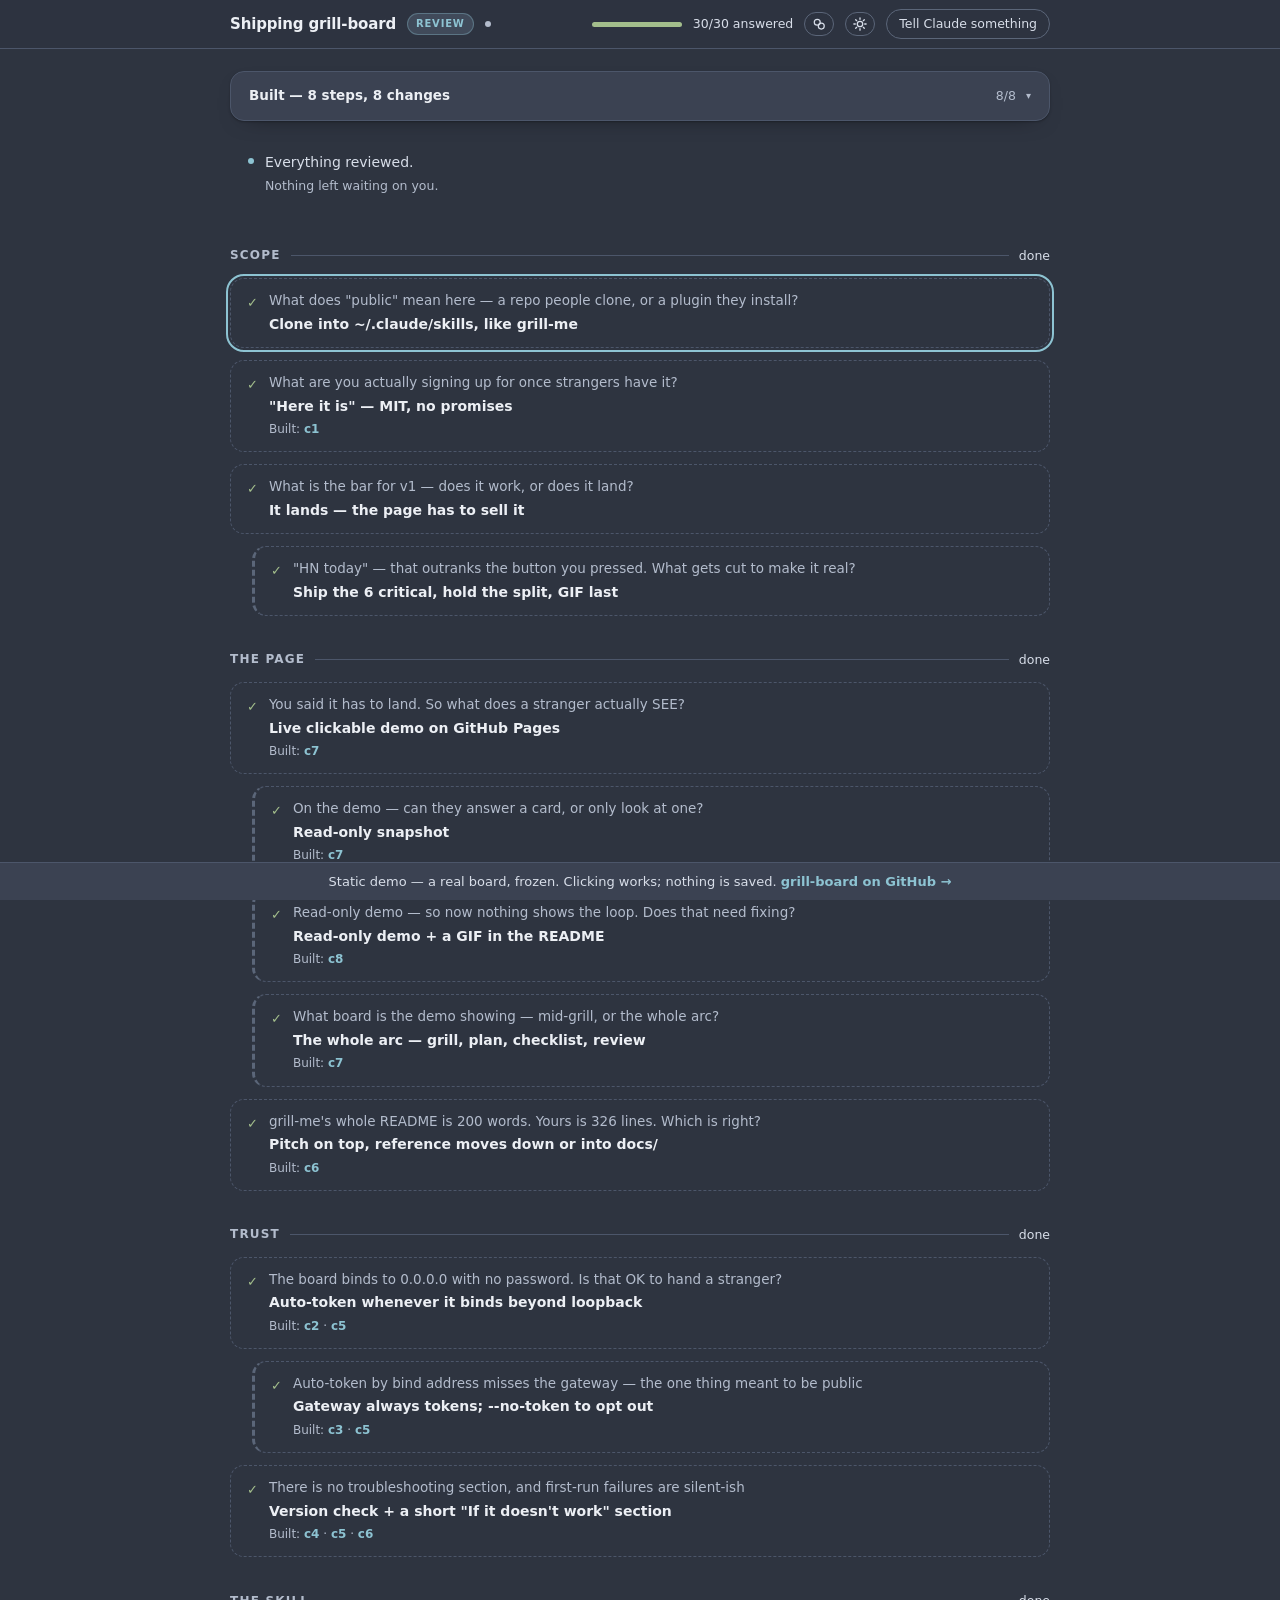
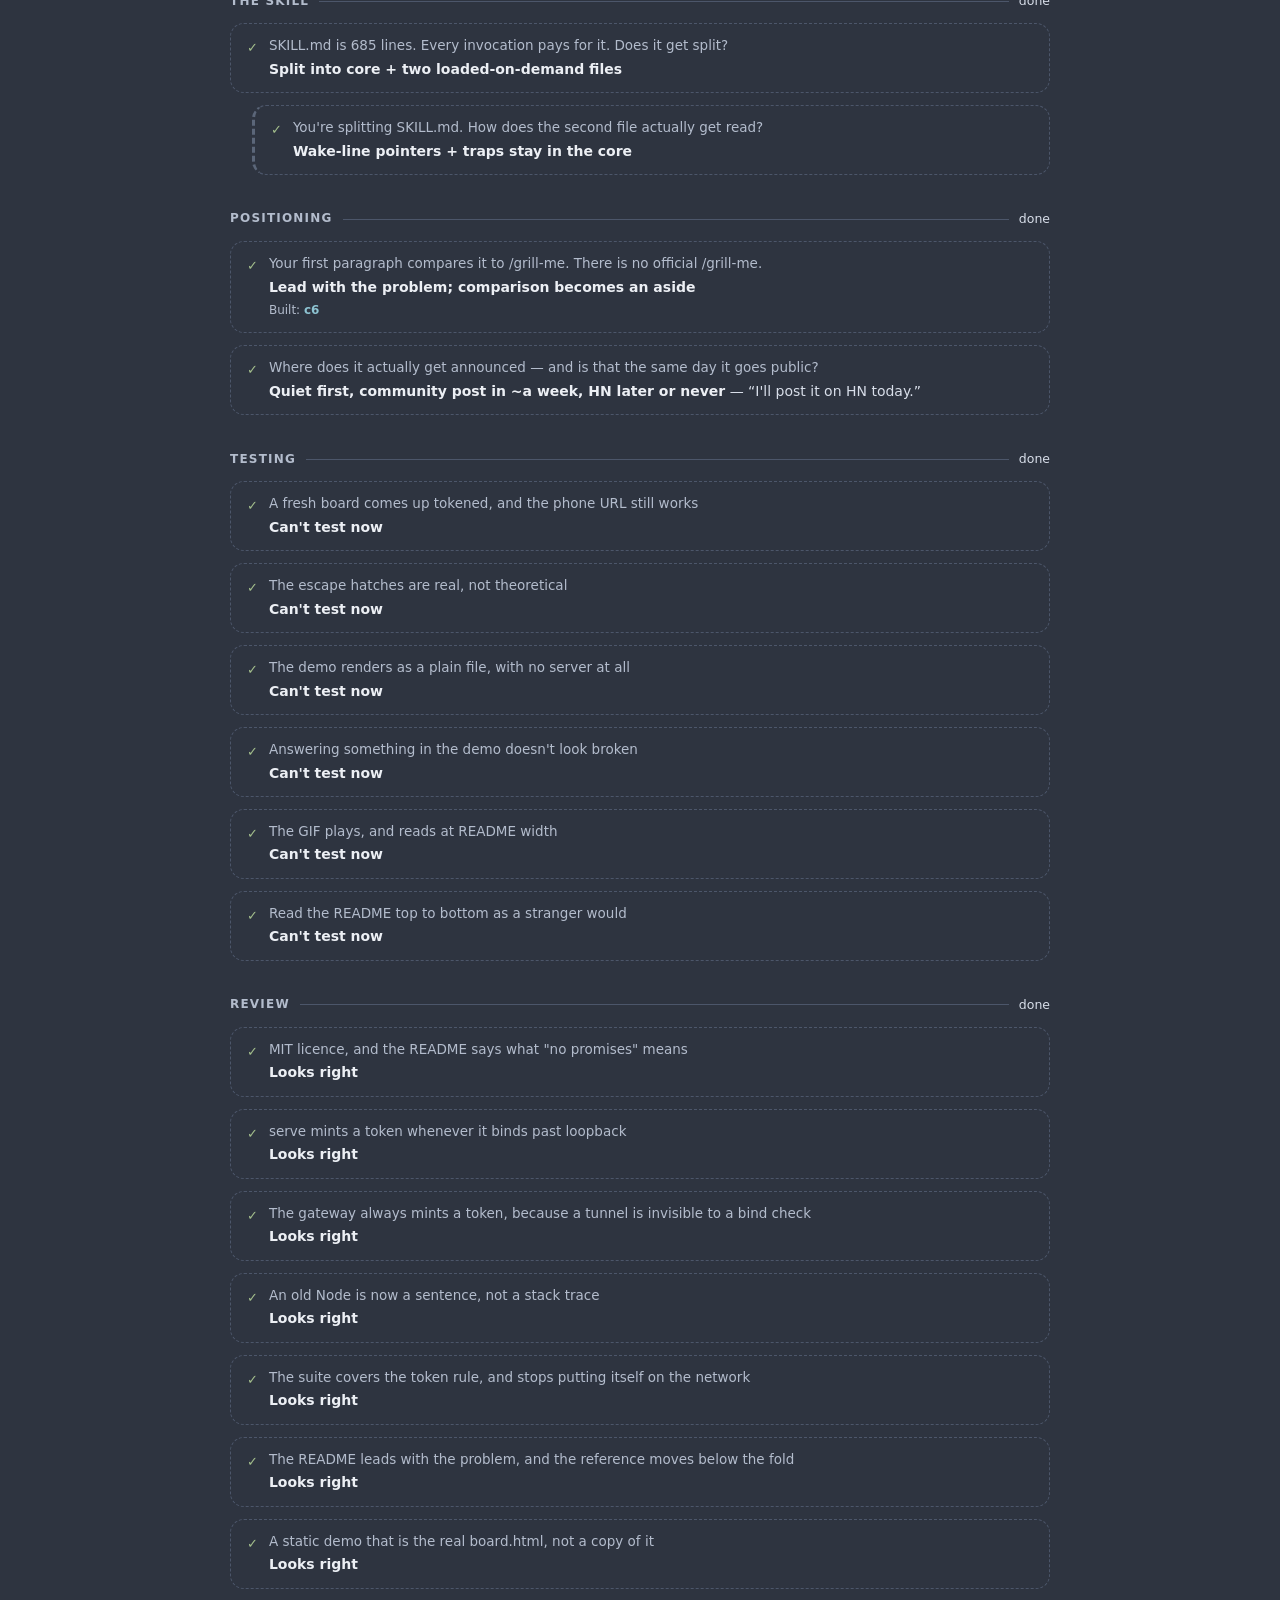
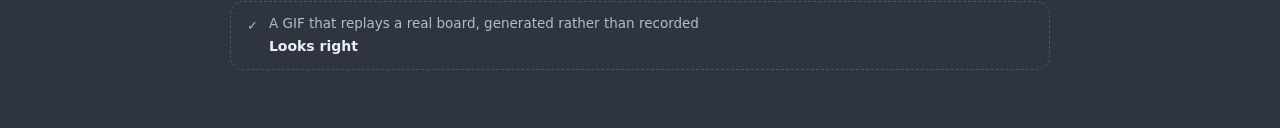
<file: demo/index.html>
<!doctype html>
<html lang="en">
<head>
<meta charset="utf-8">
<meta name="viewport" content="width=device-width, initial-scale=1, viewport-fit=cover">
<title>Grill board</title>
<script>
  // Runs before first paint so the page never flashes the wrong theme.
  // Default is Nord dark for everyone; the picker in the header overrides it,
  // and that choice is stored per viewer (locally here, durably on the server).
  (() => {
    let t = null, p = null;
    try { t = localStorage.getItem('gb.theme'); p = localStorage.getItem('gb.palette'); } catch {}
    document.documentElement.dataset.theme = (t === 'light' || t === 'dark') ? t : 'dark';
    // An unknown name simply falls through to the :root fallback pair.
    document.documentElement.dataset.palette = p || 'nord';
  })();
</script>
<style>
  /* --------------------------------------------------------- palettes */
  /* Eight established palettes, each with its own published light and dark
     variants. Generated and contrast-audited together: all 16 combinations
     clear WCAG AA on every text pair this board renders, and 3:1 on every
     glyph. Only two values per palette are invented — the pill behind accent
     text, and the text colour on an accent fill. Where an original missed the
     floor it was deepened in place (never toward the neutral ink, which would
     desaturate it away from the palette's identity).
     Choose one from the header; the choice persists per board. */
  :root { --radius: 14px; }

  /* Fallback pair = the default, Nord. Only reached if data-palette is missing
     or unrecognised; the named blocks below outrank it on specificity. */
  :root {
    color-scheme: light;
    --bg: #e5e9f0; --panel: #eceff4; --panel-2: #d8dee9;
    --ink: #2e3440; --ink-2: #3b4252; --ink-3: #4c566a;
    --line: #d3dae4; --line-2: #c2cad6;
    --accent: #496586; --accent-soft: #dce1e9; --on-accent: #eceff4;
    --good: #7c906a; --warn: #9b865c; --danger: #a05159;
    --shadow: 0 1px 2px rgba(0,0,0,.05), 0 8px 24px -16px rgba(0,0,0,.35);
  }
  :root[data-theme="dark"] {
    color-scheme: dark;
    --bg: #2e3440; --panel: #3b4252; --panel-2: #434c5e;
    --ink: #eceff4; --ink-2: #d8dee9; --ink-3: #b3bccc;
    --line: #4c566a; --line-2: #5b6679;
    --accent: #8dc3d2; --accent-soft: #404a5a; --on-accent: #3b4252;
    --good: #a3be8c; --warn: #ebcb8b; --danger: #d9a0a6;
    --shadow: 0 1px 2px rgba(0,0,0,.25), 0 8px 24px -16px rgba(0,0,0,.7);
  }
  :root[data-palette="gruvbox"][data-theme="light"] {
    color-scheme: light;
    --bg: #f2e5bc; --panel: #fbf1c7; --panel-2: #ebdbb2;
    --ink: #3c3836; --ink-2: #504945; --ink-3: #665c54;
    --line: #e3d4ac; --line-2: #d5c4a1;
    --accent: #af3a03; --accent-soft: #f2dbaf; --on-accent: #fbf1c7;
    --good: #427b58; --warn: #b57614; --danger: #9d0006;
    --shadow: 0 1px 2px rgba(0,0,0,.05), 0 8px 24px -16px rgba(0,0,0,.35);
  }
  :root[data-palette="gruvbox"][data-theme="dark"] {
    color-scheme: dark;
    --bg: #282828; --panel: #32302f; --panel-2: #3c3836;
    --ink: #ebdbb2; --ink-2: #d5c4a1; --ink-3: #bdae93;
    --line: #504945; --line-2: #665c54;
    --accent: #fe831e; --accent-soft: #46382d; --on-accent: #32302f;
    --good: #b8bb26; --warn: #fabd2f; --danger: #fc6a59;
    --shadow: 0 1px 2px rgba(0,0,0,.25), 0 8px 24px -16px rgba(0,0,0,.7);
  }
  :root[data-palette="catppuccin"][data-theme="light"] {
    color-scheme: light;
    --bg: #e6e9ef; --panel: #eff1f5; --panel-2: #dce0e8;
    --ink: #4c4f69; --ink-2: #5c5f77; --ink-3: #5f627a;
    --line: #ccd0da; --line-2: #bcc0cc;
    --accent: #8036e1; --accent-soft: #e4def3; --on-accent: #eff1f5;
    --good: #3f9d2a; --warn: #c07a19; --danger: #ce0f38;
    --shadow: 0 1px 2px rgba(0,0,0,.05), 0 8px 24px -16px rgba(0,0,0,.35);
  }
  :root[data-palette="catppuccin"][data-theme="dark"] {
    color-scheme: dark;
    --bg: #181825; --panel: #1e1e2e; --panel-2: #313244;
    --ink: #cdd6f4; --ink-2: #bac2de; --ink-3: #a6adc8;
    --line: #45475a; --line-2: #585b70;
    --accent: #cba6f7; --accent-soft: #483f5e; --on-accent: #1e1e2e;
    --good: #a6e3a1; --warn: #f9e2af; --danger: #f38ba8;
    --shadow: 0 1px 2px rgba(0,0,0,.25), 0 8px 24px -16px rgba(0,0,0,.7);
  }
  :root[data-palette="nord"][data-theme="light"] {
    color-scheme: light;
    --bg: #e5e9f0; --panel: #eceff4; --panel-2: #d8dee9;
    --ink: #2e3440; --ink-2: #3b4252; --ink-3: #4c566a;
    --line: #d3dae4; --line-2: #c2cad6;
    --accent: #496586; --accent-soft: #dce1e9; --on-accent: #eceff4;
    --good: #7c906a; --warn: #9b865c; --danger: #a05159;
    --shadow: 0 1px 2px rgba(0,0,0,.05), 0 8px 24px -16px rgba(0,0,0,.35);
  }
  :root[data-palette="nord"][data-theme="dark"] {
    color-scheme: dark;
    --bg: #2e3440; --panel: #3b4252; --panel-2: #434c5e;
    --ink: #eceff4; --ink-2: #d8dee9; --ink-3: #b3bccc;
    --line: #4c566a; --line-2: #5b6679;
    --accent: #8dc3d2; --accent-soft: #404a5a; --on-accent: #3b4252;
    --good: #a3be8c; --warn: #ebcb8b; --danger: #d9a0a6;
    --shadow: 0 1px 2px rgba(0,0,0,.25), 0 8px 24px -16px rgba(0,0,0,.7);
  }
  :root[data-palette="solarized"][data-theme="light"] {
    color-scheme: light;
    --bg: #eee8d5; --panel: #fdf6e3; --panel-2: #e8e1ce;
    --ink: #073642; --ink-2: #506870; --ink-3: #4b6871;
    --line: #ded8c4; --line-2: #ccc6b0;
    --accent: #b34213; --accent-soft: #f6e4ce; --on-accent: #fdf6e3;
    --good: #829600; --warn: #b18600; --danger: #c22c29;
    --shadow: 0 1px 2px rgba(0,0,0,.05), 0 8px 24px -16px rgba(0,0,0,.35);
  }
  :root[data-palette="solarized"][data-theme="dark"] {
    color-scheme: dark;
    --bg: #002b36; --panel: #073642; --panel-2: #01313d;
    --ink: #93a1a1; --ink-2: #8c9b9c; --ink-3: #8c9b9c;
    --line: #0f4c5a; --line-2: #1a5f6f;
    --accent: #e09373; --accent-soft: #1d3f47; --on-accent: #073642;
    --good: #859900; --warn: #b58900; --danger: #e87876;
    --shadow: 0 1px 2px rgba(0,0,0,.25), 0 8px 24px -16px rgba(0,0,0,.7);
  }
  :root[data-palette="rosepine"][data-theme="light"] {
    color-scheme: light;
    --bg: #f2e9e1; --panel: #fffaf3; --panel-2: #f4ede8;
    --ink: #575279; --ink-2: #6d688a; --ink-3: #6a6586;
    --line: #dfdad9; --line-2: #cecacd;
    --accent: #975366; --accent-soft: #f3e6e2; --on-accent: #fffaf3;
    --good: #286983; --warn: #c5842c; --danger: #975366;
    --shadow: 0 1px 2px rgba(0,0,0,.05), 0 8px 24px -16px rgba(0,0,0,.35);
  }
  :root[data-palette="rosepine"][data-theme="dark"] {
    color-scheme: dark;
    --bg: #232136; --panel: #2a273f; --panel-2: #393552;
    --ink: #e0def4; --ink-2: #c5c1d8; --ink-3: #a29eba;
    --line: #44415a; --line-2: #56526e;
    --accent: #ea9a97; --accent-soft: #4d3c4f; --on-accent: #2a273f;
    --good: #9ccfd8; --warn: #f6c177; --danger: #eb6f92;
    --shadow: 0 1px 2px rgba(0,0,0,.25), 0 8px 24px -16px rgba(0,0,0,.7);
  }
  :root[data-palette="everforest"][data-theme="light"] {
    color-scheme: light;
    --bg: #efebd4; --panel: #fdf6e3; --panel-2: #f4f0d9;
    --ink: #5c6a72; --ink-2: #616f77; --ink-3: #5e6c73;
    --line: #dcd7bd; --line-2: #d0caae;
    --accent: #9d5018; --accent-soft: #f1e2cb; --on-accent: #fdf6e3;
    --good: #859701; --warn: #b78300; --danger: #b83f3d;
    --shadow: 0 1px 2px rgba(0,0,0,.05), 0 8px 24px -16px rgba(0,0,0,.35);
  }
  :root[data-palette="everforest"][data-theme="dark"] {
    color-scheme: dark;
    --bg: #2d353b; --panel: #343f44; --panel-2: #3d484d;
    --ink: #d3c6aa; --ink-2: #c2b296; --ink-3: #b3b5a4;
    --line: #475258; --line-2: #4f585e;
    --accent: #e9a486; --accent-soft: #424749; --on-accent: #343f44;
    --good: #a7c080; --warn: #dbbc7f; --danger: #ea9092;
    --shadow: 0 1px 2px rgba(0,0,0,.25), 0 8px 24px -16px rgba(0,0,0,.7);
  }
  :root[data-palette="tokyonight"][data-theme="light"] {
    color-scheme: light;
    --bg: #d9dbe4; --panel: #e6e7ed; --panel-2: #cdd0dc;
    --ink: #343b58; --ink-2: #4c505e; --ink-3: #4b5784;
    --line: #c4c8d6; --line-2: #b0b5c6;
    --accent: #225dac; --accent-soft: #d2d9e7; --on-accent: #e6e7ed;
    --good: #587539; --warn: #8c6c3e; --danger: #b51f4b;
    --shadow: 0 1px 2px rgba(0,0,0,.05), 0 8px 24px -16px rgba(0,0,0,.35);
  }
  :root[data-palette="tokyonight"][data-theme="dark"] {
    color-scheme: dark;
    --bg: #1a1b26; --panel: #24283b; --panel-2: #292e42;
    --ink: #c0caf5; --ink-2: #a9b1d6; --ink-3: #8c94b9;
    --line: #3b4261; --line-2: #4a5178;
    --accent: #7aa2f7; --accent-soft: #303955; --on-accent: #24283b;
    --good: #9ece6a; --warn: #e0af68; --danger: #f7768e;
    --shadow: 0 1px 2px rgba(0,0,0,.25), 0 8px 24px -16px rgba(0,0,0,.7);
  }
  :root[data-palette="github"][data-theme="light"] {
    color-scheme: light;
    --bg: #eaeef2; --panel: #ffffff; --panel-2: #f6f8fa;
    --ink: #1f2328; --ink-2: #414a53; --ink-3: #59636e;
    --line: #d1d9e0; --line-2: #b7bfc7;
    --accent: #0967d6; --accent-soft: #e1edfa; --on-accent: #ffffff;
    --good: #1a7f37; --warn: #9a6700; --danger: #cd232e;
    --shadow: 0 1px 2px rgba(0,0,0,.05), 0 8px 24px -16px rgba(0,0,0,.35);
  }
  :root[data-palette="github"][data-theme="dark"] {
    color-scheme: dark;
    --bg: #0d1117; --panel: #161b22; --panel-2: #21262d;
    --ink: #e6edf3; --ink-2: #c9d1d9; --ink-3: #8b949e;
    --line: #30363d; --line-2: #444c56;
    --accent: #58a6ff; --accent-soft: #253a53; --on-accent: #161b22;
    --good: #3fb950; --warn: #d29922; --danger: #f85149;
    --shadow: 0 1px 2px rgba(0,0,0,.25), 0 8px 24px -16px rgba(0,0,0,.7);
  }

  * { box-sizing: border-box; }
  html, body { margin: 0; padding: 0; }
  body {
    background: var(--bg);
    color: var(--ink);
    font: 15px/1.6 ui-sans-serif, -apple-system, BlinkMacSystemFont, "Segoe UI", Inter, system-ui, sans-serif;
    -webkit-font-smoothing: antialiased;
    padding-bottom: 30vh;
  }
  code, pre, .mono { font-family: ui-monospace, SFMono-Regular, "SF Mono", Menlo, monospace; }

  /* ---------------------------------------------------------- header */
  header {
    position: sticky; top: 0; z-index: 20;
    background: color-mix(in srgb, var(--bg) 88%, transparent);
    backdrop-filter: saturate(1.4) blur(12px);
    border-bottom: 1px solid var(--line);
  }
  .head-inner {
    max-width: 860px; margin: 0 auto; padding: 9px 20px;
    display: flex; align-items: center; gap: 11px;
  }
  h1 {
    font-size: 15px; font-weight: 650; margin: 0; letter-spacing: -.01em;
    white-space: nowrap; overflow: hidden; text-overflow: ellipsis;
    flex: 0 1 auto; min-width: 130px;
  }
  /* No subtitle element in the bar: at 860px wide it never got enough room to
     say anything and it stole the title's. It lives on the title tooltip. */
  /* Liveness only — the note text itself lives in the tooltip, not the bar. */
  .live {
    width: 6px; height: 6px; border-radius: 99px; background: var(--accent);
    flex: none; animation: pulse 1.6s ease-in-out infinite;
  }
  .live[hidden] { display: none; }
  .live.stale { background: var(--ink-3); animation: none; }
  @keyframes pulse { 0%,100% { opacity: 1 } 50% { opacity: .25 } }
  .meter { flex: 0 0 90px; height: 5px; border-radius: 99px; background: var(--line); overflow: hidden; }
  .meter i { display: block; height: 100%; background: var(--good); width: 0%; }
  .counts { font-size: 12.5px; color: var(--ink-2); white-space: nowrap; font-variant-numeric: tabular-nums; }
  .spacer { flex: 1; min-width: 0; }
  .ghost {
    font: inherit; font-size: 12.5px; color: var(--ink-2);
    background: none; border: 1px solid var(--line-2); border-radius: 99px;
    padding: 4px 12px; cursor: pointer; white-space: nowrap; flex: none;
  }
  .ghost:hover { border-color: var(--ink-3); color: var(--ink); }
  .ghost.icon { padding: 4px 7px; display: inline-grid; place-items: center; }
  .ghost.icon svg { display: block; }
  .offline { color: var(--danger); border-color: var(--danger); }

  /* ------------------------------------------------------ palette picker */
  .pop {
    position: fixed; z-index: 40; top: 48px; right: 14px;
    width: 292px; max-height: 74vh; overflow-y: auto;
    background: var(--panel); border: 1px solid var(--line-2);
    border-radius: 13px; box-shadow: var(--shadow); padding: 10px;
  }
  .pop[hidden] { display: none; }
  .pop h4 {
    margin: 10px 4px 7px; font-size: 10.5px; font-weight: 600;
    letter-spacing: .09em; text-transform: uppercase; color: var(--ink-3);
  }
  .modes { display: flex; gap: 3px; background: var(--panel-2); border-radius: 9px; padding: 3px; }
  .modes button {
    flex: 1; font: inherit; font-size: 12.5px; padding: 5px 0; cursor: pointer;
    border: none; border-radius: 7px; background: none; color: var(--ink-2);
  }
  .modes button.on { background: var(--panel); color: var(--ink); font-weight: 600; box-shadow: 0 1px 2px rgba(0,0,0,.14); }
  .pal {
    display: flex; align-items: center; gap: 10px; width: 100%; text-align: left;
    padding: 7px 8px; margin-bottom: 1px; border: 1px solid transparent;
    border-radius: 9px; background: none; cursor: pointer; font: inherit; color: var(--ink);
  }
  .pal:hover { background: var(--panel-2); }
  .pal.on { border-color: var(--accent); background: var(--accent-soft); }
  .sw { display: flex; flex: none; border-radius: 5px; overflow: hidden; border: 1px solid var(--line-2); }
  .sw i { width: 13px; height: 24px; display: block; }
  .pal .nm { display: block; font-size: 13px; font-weight: 600; line-height: 1.3; }
  .pal .nt { display: block; font-size: 11.5px; color: var(--ink-3); line-height: 1.3; }
  .pal.on .nt { color: var(--ink-2); }

  /* ---------------------------------------------------------- layout */
  main { max-width: 860px; margin: 0 auto; padding: 22px 20px 0; }
  .thread-head {
    display: flex; align-items: center; gap: 10px;
    margin: 34px 0 12px; padding-bottom: 0;
  }
  .thread-head:first-child { margin-top: 6px; }
  .thread-head h2 {
    font-size: 12px; font-weight: 600; letter-spacing: .1em; text-transform: uppercase;
    color: var(--ink-3); margin: 0;
  }
  .thread-head .rule { flex: 1; height: 1px; background: var(--line); }

  .card {
    background: var(--panel);
    border: 1px solid var(--line);
    border-radius: var(--radius);
    box-shadow: var(--shadow);
    margin: 0 0 12px;
    overflow: hidden;
  }
  .card.child { margin-left: 22px; border-left: 3px solid var(--line-2); }
  .card.child::before { content: ""; }
  .card.is-new { border-color: var(--accent); }
  /* The keyboard cursor. Outline rather than border so it never reflows the
     card, and so it reads distinctly from the accent border on a new one.
     It drops once you step INTO the card: focus is on a choice now, and two
     rings at once would leave the real cursor ambiguous. */
  .card.focused:not(.in-options) { outline: 2px solid var(--accent); outline-offset: 2px; }
  .card.done { box-shadow: none; background: transparent; border-style: dashed; }
  .card.retired { opacity: .5; }

  .card-body { padding: 18px 20px 20px; }
  .card-meta { display: flex; align-items: center; gap: 8px; margin-bottom: 8px; flex-wrap: wrap; }
  .chip {
    font-size: 10.5px; font-weight: 600; letter-spacing: .06em; text-transform: uppercase;
    color: var(--ink-3); background: var(--panel-2); border: 1px solid var(--line);
    padding: 2px 8px; border-radius: 99px;
  }
  .chip.new { color: var(--accent); background: var(--accent-soft); border-color: color-mix(in srgb, var(--accent) 35%, transparent); }
  .qid { font-size: 11px; color: var(--ink-3); }
  .q-title { font-size: 19px; line-height: 1.35; font-weight: 620; letter-spacing: -.012em; margin: 0 0 10px; }

  .prose { color: var(--ink-2); font-size: 14.5px; }
  .prose > *:first-child { margin-top: 0; }
  .prose > *:last-child { margin-bottom: 0; }
  .prose p { margin: 0 0 .8em; }
  .prose ul, .prose ol { margin: 0 0 .8em; padding-left: 1.3em; }
  .prose li { margin: .25em 0; }
  .prose h3, .prose h4 { color: var(--ink); font-size: 14px; margin: 1.2em 0 .4em; font-weight: 620; }
  .prose code { background: var(--panel-2); border: 1px solid var(--line); padding: 1px 5px; border-radius: 5px; font-size: .88em; }
  .prose pre {
    background: var(--panel-2); border: 1px solid var(--line); border-radius: 9px;
    padding: 12px 14px; overflow-x: auto; margin: 0 0 .9em; font-size: 12.5px; line-height: 1.55;
  }
  .prose pre code { background: none; border: none; padding: 0; font-size: inherit; }
  .prose blockquote { margin: 0 0 .8em; padding-left: 12px; border-left: 3px solid var(--line-2); color: var(--ink-3); }
  .prose table { border-collapse: collapse; margin: 0 0 .9em; font-size: 13.5px; display: block; overflow-x: auto; }
  .prose th, .prose td { border: 1px solid var(--line); padding: 6px 10px; text-align: left; }
  .prose th { background: var(--panel-2); font-weight: 600; color: var(--ink); }
  .prose a { color: var(--accent); }
  .prose hr { border: none; border-top: 1px solid var(--line); margin: 1.2em 0; }

  details.take { margin: 14px 0 2px; }
  details.take > summary {
    cursor: pointer; list-style: none; display: inline-flex; align-items: center; gap: 6px;
    font-size: 12.5px; font-weight: 600; color: var(--accent);
    background: var(--accent-soft); border: 1px solid color-mix(in srgb, var(--accent) 28%, transparent);
    padding: 4px 12px; border-radius: 99px; user-select: none;
  }
  details.take > summary::-webkit-details-marker { display: none; }
  details.take > summary::after { content: "▾"; font-size: 10px; opacity: .7; }
  details.take[open] > summary::after { content: "▴"; }
  details.take .prose { margin-top: 10px; padding-left: 2px; }

  /* ---------------------------------------------------------- options */
  .options { margin: 16px 0 0; display: flex; flex-direction: column; gap: 7px; }
  .opt {
    display: flex; gap: 11px; align-items: flex-start; width: 100%; text-align: left;
    background: var(--panel); border: 1px solid var(--line-2); border-radius: 10px;
    padding: 11px 13px; cursor: pointer; font: inherit; color: var(--ink);
  }
  .opt:hover { border-color: var(--ink-3); background: var(--panel-2); }
  .opt.sel { border-color: var(--accent); background: var(--accent-soft); box-shadow: inset 0 0 0 1px var(--accent); }
  /* Shown only once you have stepped INTO a card's choices, so a card you are
     merely passing over never looks like it has a choice already made on it. */
  .card.focused.in-options .opt.cursor:not(.sel) { border-color: var(--ink-3); background: var(--panel-2); }
  .opt .key {
    flex: none; width: 20px; height: 20px; border-radius: 6px; margin-top: 1px;
    background: var(--panel-2); border: 1px solid var(--line-2);
    font-size: 11px; font-weight: 700; color: var(--ink-3);
    display: grid; place-items: center; text-transform: uppercase;
  }
  .opt.sel .key { background: var(--accent); border-color: var(--accent); color: var(--on-accent); }
  .opt .body { min-width: 0; }
  .opt .label { display: block; font-weight: 550; line-height: 1.45; }
  .opt .detail { display: block; color: var(--ink-3); font-size: 13px; margin-top: 3px; line-height: 1.5; }
  .opt .star { margin-left: 6px; color: var(--warn); font-size: 12px; }

  .own { margin-top: 11px; }
  /* Height is driven by content (see autosize), never by focus. Growing on
     focus and shrinking on blur moved the Send button out from under the
     cursor between mousedown and mouseup, so the first click never landed. */
  .own textarea {
    width: 100%; resize: none; min-height: 42px; overflow: hidden;
    font: inherit; font-size: 14px; color: var(--ink);
    background: var(--panel-2); border: 1px dashed var(--line-2); border-radius: 10px;
    padding: 10px 13px;
  }
  .own textarea:focus { outline: none; border-style: solid; border-color: var(--accent); background: var(--panel); }
  /* The note field is the last row of the choice list — how it looks when the
     cursor is on it but you have not stepped in to type yet. */
  .card.focused.in-options .own.cursor textarea:not(:focus) { border-style: solid; border-color: var(--ink-3); background: var(--panel); }
  .own textarea::placeholder { color: var(--ink-3); }

  .actions { display: flex; align-items: center; gap: 8px; margin-top: 14px; flex-wrap: wrap; }
  .send {
    font: inherit; font-size: 14px; font-weight: 600;
    background: var(--ink); color: var(--bg); border: 1px solid var(--ink);
    padding: 8px 20px; border-radius: 9px; cursor: pointer;
  }
  .send:disabled { opacity: .35; cursor: not-allowed; }
  .send:not(:disabled):hover { background: var(--accent); border-color: var(--accent); color: var(--on-accent); }
  .link { font: inherit; font-size: 13px; background: none; border: none; color: var(--ink-3); cursor: pointer; padding: 6px 4px; text-decoration: underline; text-underline-offset: 3px; text-decoration-color: var(--line-2); }
  .link:hover { color: var(--ink); }
  .hint { font-size: 12px; color: var(--ink-3); margin-left: auto; }

  /* ---------------------------------------------------------- answered */
  .done-row { display: flex; gap: 11px; align-items: flex-start; padding: 12px 16px; cursor: pointer; }
  .done-row .tick { flex: none; color: var(--good); font-size: 13px; margin-top: 2px; }
  .done-row .q { font-size: 13.5px; color: var(--ink-3); line-height: 1.45; }
  .done-row .a { font-size: 14px; color: var(--ink); font-weight: 550; margin-top: 2px; }
  .done-row .a em { font-style: normal; color: var(--ink-2); font-weight: 400; }
  .done-row:hover .q { color: var(--ink-2); }

  /* Body text, so it takes the readable ink — the amber does the signalling
     from the frame. A palette accent is often too light to read as text. */
  .ask-note {
    margin-top: 10px; font-size: 13px; color: var(--ink-2);
    background: color-mix(in srgb, var(--warn) 14%, transparent);
    border: 1px solid color-mix(in srgb, var(--warn) 45%, transparent);
    border-radius: 9px; padding: 8px 12px;
  }

  /* ------------------------------------------------------------ build */
  /* What the board becomes once the questions run out: the work happening,
     then the finished changes handed back with the decisions that caused them. */
  .phase {
    font-size: 10px; font-weight: 700; letter-spacing: .08em; text-transform: uppercase;
    padding: 2px 8px; border-radius: 99px; flex: none;
    color: var(--ink-3); background: var(--panel-2); border: 1px solid var(--line);
  }
  .phase[hidden] { display: none; }
  .phase.building { color: var(--warn); background: color-mix(in srgb, var(--warn) 13%, transparent); border-color: color-mix(in srgb, var(--warn) 40%, transparent); }
  .phase.review { color: var(--accent); background: var(--accent-soft); border-color: color-mix(in srgb, var(--accent) 35%, transparent); }
  .phase.testing { color: var(--warn); background: color-mix(in srgb, var(--warn) 13%, transparent); border-color: color-mix(in srgb, var(--warn) 40%, transparent); }
  /* Not a colour for work in progress — nothing is in progress. It reads as a
     thing waiting on you, which is what every other pill on this board is not. */
  .phase.planned { color: var(--good); background: color-mix(in srgb, var(--good) 13%, transparent); border-color: color-mix(in srgb, var(--good) 42%, transparent); }

  details.build {
    background: var(--panel); border: 1px solid var(--line); border-radius: var(--radius);
    box-shadow: var(--shadow); margin: 0 0 16px; overflow: hidden;
  }
  details.build > summary {
    cursor: pointer; list-style: none; user-select: none;
    display: flex; align-items: center; gap: 10px; padding: 13px 18px;
    font-size: 13.5px; font-weight: 600;
  }
  details.build > summary::-webkit-details-marker { display: none; }
  details.build > summary::after { content: "▾"; font-size: 10px; color: var(--ink-3); }
  details.build[open] > summary::after { content: "▴"; }
  details.build .tally { margin-left: auto; font-size: 12.5px; font-weight: 500; color: var(--ink-3); font-variant-numeric: tabular-nums; }
  .steps { padding: 0 18px 14px; }
  .step { display: flex; gap: 10px; align-items: baseline; padding: 4px 0; font-size: 13.5px; line-height: 1.5; }
  .step .mark { flex: none; width: 13px; text-align: center; color: var(--ink-3); font-size: 12px; }
  .step.done { color: var(--ink-3); }
  .step.done .mark { color: var(--good); }
  .step.running { color: var(--ink); font-weight: 550; }
  .step.running .mark { color: var(--warn); animation: pulse 1.6s ease-in-out infinite; }
  .step.failed .mark { color: var(--danger); }
  .step .from { margin-left: auto; padding-left: 12px; flex: none; font-size: 11px; color: var(--ink-3); }
  .step .note { color: var(--ink-3); font-size: 12.5px; }
  /* Who is holding this step right now. Reads as a name, not a status: with
     three agents on one build, "which one is stuck" is the question you ask. */
  .step .who {
    flex: none; font-size: 10.5px; font-weight: 600; letter-spacing: .02em;
    padding: 1px 7px; border-radius: 99px; margin-left: 8px;
    color: var(--warn); background: color-mix(in srgb, var(--warn) 14%, transparent);
    border: 1px solid color-mix(in srgb, var(--warn) 38%, transparent);
  }
  .step.done .who { color: var(--ink-3); background: var(--panel-2); border-color: var(--line); }
  .step .waits { flex: none; font-size: 11px; color: var(--ink-3); margin-left: 8px; }
  /* Sits under its step, indented past the mark, so a run of them reads as one
     agent thinking out loud rather than as more steps. */
  .said {
    font-size: 12px; color: var(--ink-3); line-height: 1.45;
    padding: 1px 18px 1px 41px; position: relative;
  }
  .said::before { content: '↳'; position: absolute; left: 27px; opacity: .5; }
  .said.flag { color: var(--warn); }
  .said.flag::before { content: '⚑'; opacity: .8; }
  .crew { display: flex; flex-wrap: wrap; gap: 6px; padding: 0 18px 13px; }
  .crew .who {
    font-size: 11px; padding: 2px 9px; border-radius: 99px;
    border: 1px solid var(--line-2); color: var(--ink-2); background: var(--panel-2);
  }
  .crew .who.busy { color: var(--warn); border-color: color-mix(in srgb, var(--warn) 38%, transparent); }
  .crew .who b { font-weight: 600; }

  /* The one control on this board that starts something rather than answers
     something. It sits at the foot of the plan, after the steps, because the
     order it wants to be read in is "here is what I would do" then "go". */
  .gostrip {
    display: flex; align-items: center; gap: 12px; flex-wrap: wrap;
    padding: 13px 18px 15px; border-top: 1px solid var(--line);
    background: color-mix(in srgb, var(--good) 6%, transparent);
  }
  /* Ink-on-background, exactly like `.send`, rather than a green fill: `--good`
     is a status colour and was audited as text, not as a text BACKGROUND. On
     Nord dark it comes out at 3.0:1 under this label, which is under AA — and
     the one button on the board that must not be missed is the wrong place to
     be the one element that fails it. Prominence comes from size and from the
     strip it sits in. */
  .go {
    font: inherit; font-size: 14.5px; font-weight: 650;
    background: var(--ink); color: var(--bg); border: 1px solid var(--ink);
    padding: 9px 22px; border-radius: 9px; cursor: pointer;
    flex: none; white-space: nowrap;
  }
  .go:not(:disabled):hover { background: var(--accent); border-color: var(--accent); color: var(--on-accent); }
  .go:disabled { opacity: .45; cursor: default; }
  .gowhy { font-size: 13px; color: var(--ink-3); }

  /* A review card is not a question — it is code that already exists. The rail
     says so at a glance, so a diff is never mistaken for a proposal. */
  .card.review { border-left: 3px solid var(--accent); }
  .card.review.child { margin-left: 22px; }
  .chip.built { color: var(--accent); background: var(--accent-soft); border-color: color-mix(in srgb, var(--accent) 35%, transparent); }
  /* A test card asks for your hands, not your opinion — the only card on the
     board you cannot answer from the chair you are sitting in. It gets the
     warn rail rather than the accent one so a checklist item is never mistaken
     for a change waiting on a verdict. */
  .card.test { border-left: 3px solid var(--warn); }
  .chip.totest {
    color: var(--warn); background: color-mix(in srgb, var(--warn) 14%, transparent);
    border-color: color-mix(in srgb, var(--warn) 38%, transparent);
  }
  /* A diff is the one thing on a review card that cannot be skimmed as prose,
     so it gets real structure rather than tinted text. The band carries the
     add/del signal and the code itself stays near-normal ink — coloured text on
     a coloured ground is the least readable of the options, and the row already
     says which side it is on. The gutter is unselectable, so copying a diff
     yields the code rather than a column of + and - down the left. */
  .prose .diff {
    margin: 0 0 .9em; border: 1px solid var(--line); border-radius: 9px;
    overflow: hidden; background: var(--panel-2);
    font: 12.5px/1.6 ui-monospace, SFMono-Regular, Menlo, Consolas, monospace;
  }
  .diff .dfile {
    padding: 7px 12px; font-weight: 600; color: var(--ink-2);
    background: var(--panel); border-bottom: 1px solid var(--line);
  }
  .diff .dfile ~ .dfile { border-top: 1px solid var(--line); }
  .diff .dhunk {
    padding: 3px 12px; font-size: 11.5px; color: var(--ink-3);
    background: color-mix(in srgb, var(--ink-3) 10%, transparent);
    border-block: 1px solid var(--line);
  }
  .diff .dhunk + .dhunk, .diff .dfile + .dhunk { border-top: none; }
  .diff .dat { opacity: .75; margin-left: 8px; }
  /* Grid, so a wrapped line hangs under the code column instead of running
     back under the gutter — and so nothing needs horizontal scrolling. */
  .diff .dl { display: grid; grid-template-columns: 4ch 2ch 1fr; padding-right: 11px; }
  .diff .no, .diff .mk { user-select: none; -webkit-user-select: none; font-style: normal; }
  .diff .no { padding-right: 8px; text-align: right; font-size: 11px; color: var(--ink-3); opacity: .5; }
  .diff .mk { text-align: center; color: var(--ink-3); opacity: .65; }
  .diff .dl code {
    background: none; border: none; padding: 0; font: inherit; color: var(--ink-2);
    white-space: pre-wrap; overflow-wrap: anywhere;
  }
  .diff .add { background: color-mix(in srgb, var(--good) 15%, transparent); }
  .diff .del { background: color-mix(in srgb, var(--danger) 14%, transparent); }
  .diff .add .mk { color: var(--good); opacity: 1; }
  .diff .del .mk { color: var(--danger); opacity: 1; }
  .diff .add code, .diff .del code { color: var(--ink); }
  /* The tokens that actually moved. A tinted row says a line changed; on a
     one-word edit that is the only part you already knew. */
  .diff mark {
    background: color-mix(in srgb, var(--good) 42%, transparent);
    color: inherit; border-radius: 3px;
  }
  .diff .del mark { background: color-mix(in srgb, var(--danger) 40%, transparent); }
  @media (max-width: 600px) {
    .diff .dl { grid-template-columns: 2ch 1fr; }
    .diff .no { display: none; }
  }
  /* On an answered card, what that answer turned into. The loop closed. */
  .built-from { margin-top: 3px; font-size: 12px; color: var(--ink-3); }
  .built-from b { font-weight: 600; color: var(--accent); cursor: pointer; }

  /* --------------------------------------------------------- float bar */
  /* Fixed, but constrained to the card column's width so the buttons sit over
     the cards rather than off in the empty margin of a wide window. */
  .floatbar {
    position: fixed; left: 0; right: 0; bottom: 0; z-index: 30;
    max-width: 860px; margin: 0 auto; padding: 0 20px 20px;
    display: flex; justify-content: flex-end; align-items: center; gap: 9px;
    pointer-events: none;
  }
  .floatbar > * { pointer-events: auto; }
  .float-btn {
    font: inherit; font-size: 13px; font-weight: 600; cursor: pointer;
    border-radius: 99px; padding: 9px 17px; white-space: nowrap;
    background: var(--panel); color: var(--ink); border: 1px solid var(--line-2);
    box-shadow: 0 2px 5px rgba(0,0,0,.10), 0 10px 26px -12px rgba(0,0,0,.5);
    backdrop-filter: saturate(1.4) blur(8px);
  }
  .float-btn:hover { border-color: var(--ink-3); }
  .float-btn.primary { background: var(--ink); color: var(--bg); border-color: var(--ink); }
  .float-btn.primary:hover { background: var(--accent); border-color: var(--accent); color: var(--on-accent); }
  .float-btn[hidden] { display: none; }

  /* ---------------------------------------------------------- empty */
  .empty { text-align: center; color: var(--ink-3); padding: 60px 20px; font-size: 14px; }
  .empty .big { font-size: 15px; color: var(--ink-2); margin-bottom: 6px; }

  /* The board says what it is doing between the last answer and the first
     review card. That stretch used to be blank — the questions were gone, the
     changes had not arrived, and nothing on the page said work was happening or
     that anything was coming back. It is derived from state on every poll, so
     it appears whether or not the session remembers to announce itself. */
  .working { display: flex; align-items: flex-start; gap: 11px; padding: 14px 18px 16px; margin: 0 0 4px; }
  .working .lines { display: flex; flex-direction: column; gap: 3px; min-width: 0; }
  .working .lead { font-size: 14px; color: var(--ink-2); }
  .working .sub { font-size: 12.5px; color: var(--ink-3); }
  .working .sub.warn { color: var(--warn); }
  .working.stale .pulse { background: var(--danger); animation: none; }
  .working.stale .lead { color: var(--danger); }
  .working .pulse {
    flex: none; width: 6px; height: 6px; border-radius: 50%; background: var(--accent);
    margin-top: 7px; animation: breathe 2.2s ease-in-out infinite;
  }
  @keyframes breathe { 0%, 100% { opacity: .25 } 50% { opacity: 1 } }
  @media (prefers-reduced-motion: reduce) { .working .pulse { animation: none; opacity: .8 } }

  /* ---------------------------------------------------------- msgbox */
  dialog {
    border: 1px solid var(--line); border-radius: var(--radius); background: var(--panel);
    color: var(--ink); padding: 0; max-width: 520px; width: calc(100% - 40px); box-shadow: var(--shadow);
  }
  dialog::backdrop { background: rgba(0,0,0,.35); }
  .dlg { padding: 20px; }
  .dlg h3 { margin: 0 0 4px; font-size: 15px; }
  .dlg p { margin: 0 0 12px; font-size: 13px; color: var(--ink-3); }
  .dlg textarea { width: 100%; min-height: 100px; font: inherit; font-size: 14px; padding: 10px 12px; border-radius: 10px; border: 1px solid var(--line-2); background: var(--panel-2); color: var(--ink); resize: vertical; }
  .dlg .actions { justify-content: flex-end; }

  /* ------------------------------------------------------------ help */
  .keys { display: grid; grid-template-columns: auto 1fr; gap: 7px 14px; align-items: baseline; }
  .keys dt { text-align: right; white-space: nowrap; }
  .keys dd { margin: 0; font-size: 13.5px; color: var(--ink-2); }
  .keys .sect {
    grid-column: 1 / -1; margin: 10px 0 1px; font-size: 10.5px; font-weight: 600;
    letter-spacing: .09em; text-transform: uppercase; color: var(--ink-3);
  }
  .keys .sect:first-child { margin-top: 0; }
  kbd {
    font: inherit; font-family: ui-monospace, SFMono-Regular, Menlo, monospace;
    font-size: 11.5px; background: var(--panel-2); color: var(--ink);
    border: 1px solid var(--line-2); border-bottom-width: 2px;
    border-radius: 5px; padding: 1px 6px; white-space: nowrap;
  }

  @media (max-width: 600px) {
    main { padding: 16px 12px 0; }
    .head-inner { padding: 9px 13px; gap: 9px; }
    .floatbar { padding: 0 13px 14px; }
    /* Not enough room for all of it — the counts carry the same information. */
    .meter { display: none; }
    #msg { font-size: 0; padding: 5px 11px; }
    #msg::after { content: "Tell Claude"; font-size: 12.5px; }
    .card.child { margin-left: 10px; }
    .card-body { padding: 15px 15px 17px; }
    .q-title { font-size: 17px; }
    .hint { display: none; }
  }
</style>
<style>
/* The ribbon is the only thing the demo adds to the page. It borrows the
   board's own tokens, so it follows the palette the visitor picks. */
#demoRibbon {
  position: fixed; left: 0; right: 0; bottom: 0; z-index: 99;
  padding: 9px 16px; text-align: center;
  font: 500 13px/1.5 var(--font, system-ui, -apple-system, sans-serif);
  color: var(--ink-2, #444); background: var(--panel, #fff);
  border-top: 1px solid var(--line, #ddd);
}
#demoRibbon a { color: var(--accent, #06c); text-decoration: none; font-weight: 600; }
#demoRibbon a:hover { text-decoration: underline; }
body { padding-bottom: 46px; }
</style>
<script>window.__DEMO_STATE__ = {"api":4,"boardId":"demo","prefs":{},"title":"Shipping grill-board","subtitle":"What has to be true before this goes public","agentNote":"regenerating from the finished board","agentNoteAt":"2026-08-27T12:32:56.014Z","maxOpen":30,"phase":"review","build":{"startedAt":"2026-08-27T10:29:56.203Z","finishedAt":"2026-08-27T12:30:59.424Z","steps":[{"id":"s1","title":"MIT LICENCE file, and the README's Licence section says so","because":["q2"],"needs":[],"files":["LICENSE","README.md"],"status":"done","note":"MIT, 2026 Musab Ilhan","at":"2026-08-27T10:31:30.862Z","owner":null,"claimedAt":null,"doneBy":"s-6f61b4"},{"id":"s2","title":"serve auto-mints a token whenever it binds past loopback","because":["q5"],"needs":[],"files":["board.mjs"],"status":"done","note":"401 without, 200 with, survives restart","at":"2026-08-27T10:38:13.827Z","owner":null,"claimedAt":null,"decided":[{"by":"s-6f61b4","at":"2026-08-27T10:38:13.722Z","text":"Explicit flags beat the inference — --no-token, then --token X, then --token, then the bind check. A rule that could not be overridden would strand anyone on a trusted LAN"},{"by":"s-6f61b4","at":"2026-08-27T10:38:13.722Z","text":"Kept the token PERSISTED on the board rather than minting per start, so restarting does not invalidate a phone link — verified by restarting and diffing the token"}],"flags":[{"by":"s-6f61b4","at":"2026-08-27T10:38:13.722Z","text":"This changes the URL for anyone who restarts an existing untokened board. Nothing warns them on upgrade; their old shared link 401s until re-copied"}],"doneBy":"s-6f61b4"},{"id":"s3","title":"gateway always mints a token; --no-token is the way out","because":["q14"],"needs":["s2"],"files":["board.mjs"],"status":"done","note":"401s untokened, --no-token warns, persists","at":"2026-08-27T10:40:48.933Z","owner":null,"claimedAt":null,"decided":[{"by":"s-6f61b4","at":"2026-08-27T10:40:48.838Z","text":"Unconditional rather than the bind rule — the gateway's purpose IS remote reach, so asking the bind address is asking a question it cannot answer"}],"flags":[{"by":"s-6f61b4","at":"2026-08-27T10:40:48.838Z","text":"An already-registered connector against an untokened gateway will 401 after upgrade. Nothing migrates it; they re-register with the printed token"}],"doneBy":"s-6f61b4"},{"id":"s4","title":"Node version check at the top of board.mjs, so an old Node is a sentence not a stack trace","because":["q10"],"needs":["s3"],"files":["board.mjs"],"status":"done","note":"runs on 22, exits 1 forced to 16","at":"2026-08-27T10:42:08.698Z","owner":null,"claimedAt":null,"decided":[{"by":"s-6f61b4","at":"2026-08-27T10:42:08.541Z","text":"Verified the floor rather than trusting the README — no .at, findLast, Object.hasOwn, structuredClone or AbortSignal anywhere, so 18 is honest"},{"by":"s-6f61b4","at":"2026-08-27T10:42:08.541Z","text":"No package.json engines field: there is no package.json, and adding one to a zero-dependency skill invites npm install into something that does not need it"}],"flags":[{"by":"s-6f61b4","at":"2026-08-27T10:42:08.541Z","text":"The check cannot catch a SYNTAX error — imports resolve before it runs. If a future edit uses newer syntax, old Node dies before line 28 and this is useless"}],"doneBy":"s-6f61b4"},{"id":"s5","title":"test-build.sh covers the new token defaults and stays green","because":["q5","q14","q10"],"needs":["s4"],"files":["test-build.sh"],"status":"done","note":"57 -> 70 checks, all green","at":"2026-08-27T10:47:00.040Z","owner":null,"claimedAt":null,"decided":[{"by":"s-6f61b4","at":"2026-08-27T10:46:59.966Z","text":"Test servers bind 127.0.0.1 rather than threading tokens through every curl — they never needed the LAN, and it also stops the suite triggering a firewall prompt on a stranger's first run"},{"by":"s-6f61b4","at":"2026-08-27T10:46:59.966Z","text":"Pinned the rule with 13 new checks instead of just unbreaking the old ones; the restart-keeps-the-token case is the one that matters, since a rotating token would break the phone link it protects"}],"doneBy":"s-6f61b4"},{"id":"s6","title":"README: problem-led opening, pitch on top, reference below, and an \"If it doesn't work\" section","because":["q8","q9","q10"],"needs":["s1"],"files":["README.md"],"status":"done","note":"problem-led opening, reference below, troubleshooting added","at":"2026-08-27T10:52:39.350Z","owner":null,"claimedAt":null,"decided":[{"by":"s-6f61b4","at":"2026-08-27T10:52:39.283Z","text":"Moved sections rather than trimming any — q8 said 'keeps every word you wrote, changes what the first screen is for', so deletion was not mine to do"},{"by":"s-6f61b4","at":"2026-08-27T10:52:39.283Z","text":"Kept grill-me as a linked blockquote rather than dropping it (q9's third option) — the credit and the shorthand are worth one line to the readers it lands with"}],"flags":[{"by":"s-6f61b4","at":"2026-08-27T10:52:39.283Z","text":"README went 326 -> 358 lines. Order is right, length is not smaller; if it still reads long the fix is deletion and I did none"}],"doneBy":"s-6f61b4"},{"id":"s7","title":"Read-only demo — a fetch shim over the real board.html, on an authored whole-arc board","because":["q4","q7","q13"],"needs":[],"files":["demo/index.html","demo/demo.js","demo/state.json"],"status":"done","note":"static-served, 16 cards + 8 steps, 75 checks green","at":"2026-08-27T12:23:49.037Z","owner":null,"claimedAt":null,"decided":[{"by":"s-6f61b4","at":"2026-08-27T12:23:48.978Z","text":"Generated, not forked. build.mjs injects into the real board.html and --check fails the suite when the committed output drifts — you have already been bitten by a stale copy of this page and that failure mode had no warning attached"},{"by":"s-6f61b4","at":"2026-08-27T12:23:48.978Z","text":"Writes are accepted-and-dropped rather than blocked, because the page renders optimistically and a frozen rev means a click STICKS. Inert buttons would have read as broken; this reads as a snapshot, and the ribbon says so"},{"by":"s-6f61b4","at":"2026-08-27T12:23:48.978Z","text":"trim.mjs emits the /api/state payload rather than the raw state file — the page only knows that shape, and the raw file would have rendered almost right, which is worse than failing"}],"flags":[{"by":"s-6f61b4","at":"2026-08-27T12:23:48.978Z","text":"The demo state stops at 'building' — the checklist and reviews q13 asked for do not exist yet because this build is what makes them. Re-run trim.mjs against this board after review, or it ships showing two thirds of the arc"}],"doneBy":"s-6f61b4"},{"id":"s8","title":"GIF of a real grill, embedded at the top of the README","because":["q12"],"needs":["s6","s7"],"files":["README.md","docs/grill-board.gif"],"status":"done","note":"11s, 1.0 MB, embedded","at":"2026-08-27T12:30:59.424Z","owner":null,"claimedAt":null,"decided":[{"by":"s-6f61b4","at":"2026-08-27T12:30:59.169Z","text":"Replayed a real board instead of screen-recording one — headless Chrome over generated frames is deterministic, regenerable, and needed no screen capture. It also means every word in the GIF was really written and really answered"},{"by":"s-6f61b4","at":"2026-08-27T12:30:59.169Z","text":"Frames render through build.mjs's render(), not a second renderer, so the GIF and the demo cannot disagree about what the page looks like"}],"flags":[{"by":"s-6f61b4","at":"2026-08-27T12:30:59.169Z","text":"The capture loop is in my shell, not in the repo. 'How do I regenerate the GIF' is answered by the change entry and nowhere else — it wants a demo/reel.sh"},{"by":"s-6f61b4","at":"2026-08-27T12:30:59.169Z","text":"The README's demo link points at musabilhan.github.io/grill-board/demo/, which does not exist until GitHub Pages is switched on for the repo, serving from main branch root"}],"doneBy":"s-6f61b4"}],"approvedAt":"2026-08-27T10:29:56.203Z"},"changes":[{"id":"c1","title":"MIT licence, and the README says what \"no promises\" means","because":["q2"],"files":["LICENSE","README.md:324-332"],"reviewId":"q23","rev":1,"step":null,"author":"s-6f61b4","at":"2026-08-27T10:31:30.783Z"},{"id":"c2","title":"serve mints a token whenever it binds past loopback","because":["q5"],"files":["board.mjs:1234-1258","board.mjs:1300-1310"],"reviewId":"q24","rev":1,"step":null,"author":"s-6f61b4","at":"2026-08-27T10:38:13.568Z"},{"id":"c3","title":"The gateway always mints a token, because a tunnel is invisible to a bind check","because":["q14"],"files":["board.mjs:2062-2082"],"reviewId":"q25","rev":1,"step":null,"author":"s-6f61b4","at":"2026-08-27T10:40:48.727Z"},{"id":"c4","title":"An old Node is now a sentence, not a stack trace","because":["q10"],"files":["board.mjs:28-44"],"reviewId":"q26","rev":1,"step":null,"author":"s-6f61b4","at":"2026-08-27T10:42:08.414Z"},{"id":"c5","title":"The suite covers the token rule, and stops putting itself on the network","because":["q5","q14","q10"],"files":["test-build.sh:30","test-build.sh:128","test-build.sh:228","test-build.sh:270-330"],"reviewId":"q27","rev":1,"step":null,"author":"s-6f61b4","at":"2026-08-27T10:46:59.872Z"},{"id":"c6","title":"The README leads with the problem, and the reference moves below the fold","because":["q8","q9","q10"],"files":["README.md:1-45","README.md:60-64","README.md:255-300"],"reviewId":"q28","rev":1,"step":null,"author":"s-6f61b4","at":"2026-08-27T10:52:39.231Z"},{"id":"c7","title":"A static demo that is the real board.html, not a copy of it","because":["q4","q7","q13"],"files":["demo/build.mjs","demo/trim.mjs","demo/shim.js","demo/style.css","demo/index.html","test-build.sh:330-345"],"reviewId":"q29","rev":1,"step":null,"author":"s-6f61b4","at":"2026-08-27T12:23:48.910Z"},{"id":"c8","title":"A GIF that replays a real board, generated rather than recorded","because":["q12"],"files":["docs/grill-board.gif","demo/reel.mjs","demo/build.mjs:30-48","demo/shim.js:34","README.md:12-18",".gitignore:5-10"],"reviewId":"q30","rev":1,"step":null,"author":"s-6f61b4","at":"2026-08-27T12:30:59.047Z"}],"workers":{"s-6f61b4":{"firstSeen":"2026-08-27T10:30:30.486Z","note":"","lastSeen":"2026-08-27T12:30:59.423Z"}},"rev":1,"questions":[{"id":"q1","parentId":null,"depth":0,"thread":"Scope","title":"What does \"public\" mean here — a repo people clone, or a plugin they install?","spoken":"First thing: how do you picture someone actually getting this? Today the readme says clone it into your skills folder. There's also the Claude Code plugin marketplace, where installing is one command and updates arrive on their own. Which of those is the front door?","spokenDetail":"","kind":"question","changeId":null,"testId":null,"context":"The README today says:\n\n```bash\ngit clone https://github.com/MusabIlhan/grill-board.git ~/.claude/skills/grill-board\n```\n\nThat works, and it is what `/grill-me` does too. But it makes **you** the update mechanism: nobody who cloned in August finds out that the Start-building button exists.\n\n| | clone into `~/.claude/skills` | plugin marketplace | npm package |\n|---|---|---|---|\n| install | one `git clone` | `/plugin install` | `npx grill-board` |\n| updates | they `git pull`, if they remember | handled | `npx` is always latest |\n| needs | nothing | a `.claude-plugin/marketplace.json` + repo layout | a publish pipeline, a name nobody owns |\n| discoverable | only if you link it | listed | npm search |\n| the skill itself | already correct | paths inside SKILL.md hardcode `~/.claude/skills/grill-board` — those break | same problem, worse |\n\nThe path question is the sharp edge: every command in SKILL.md is written as `node ~/.claude/skills/grill-board/board.mjs`. Under a plugin that directory is `~/.claude/plugins/…/grill-board`, so the skill has to resolve its own location instead of hardcoding it. That is a real change, not a docs edit.","recommendation":"Clone, and say so plainly — same front door as /grill-me, zero new machinery, and the thing you are shipping is a skill people read before they trust. A marketplace entry is the right second move once someone other than you has run it.","options":[{"key":"a","label":"Clone into ~/.claude/skills, like grill-me","detail":"Ships today. No update path — you'd be pushing tags and hoping people pull.","recommended":true},{"key":"b","label":"Claude Code plugin marketplace","detail":"Real installs and real updates. Costs: repo restructure, self-locating paths in SKILL.md, and a manifest to keep right.","recommended":false},{"key":"c","label":"Both — clone now, plugin as v2","detail":"Honest, but the second half is the one that never happens unless you date it.","recommended":false}],"multi":false,"status":"answered","askedAt":"2026-08-27T09:03:11.731Z","openedAt":"2026-08-27T09:03:11.732Z","answer":{"keys":["a"],"text":null,"at":"2026-08-27T09:06:06.042Z"},"retiredReason":null},{"id":"q2","parentId":null,"depth":0,"thread":"Scope","title":"What are you actually signing up for once strangers have it?","spoken":"Second: what do you owe people afterwards? There's a version where this is a thing you built and put up, take it or leave it. And a version where you answer issues and take pull requests. Those need different files in the repo, and it's much easier to say which one you are up front than to walk it back later.","spokenDetail":"","kind":"question","changeId":null,"testId":null,"context":"This decides several files at once, so it is worth settling before the polish work rather than after.\n\n| | \"here it is\" | maintained |\n|---|---|---|\n| LICENCE | still needed — **no licence means nobody may legally use it** | same |\n| README tone | \"I built this for me\" | \"contributions welcome\" |\n| issues | off, or a note saying they go unanswered | on, with a template |\n| PRs | a line saying you probably won't merge them | CONTRIBUTING.md, a test command that works on someone else's machine |\n| breaking changes | free | you owe a CHANGELOG |\n| the state file format | free to change | people have boards in flight |\n\nThe repo is **private with no licence today**. That one is not optional in any version — \"no licence\" is the default-deny state, so a public repo with no LICENCE file is one nobody may legally copy, and putting it off means the first ten people who find it can't use it.","recommendation":"\"Here it is\", MIT, issues on but expectations set in the README. It costs one file and one paragraph, and it does not commit your evenings to a tool you built for yourself.","options":[{"key":"a","label":"\"Here it is\" — MIT, no promises","detail":"One LICENCE file, one honest README line. You can upgrade later; you cannot downgrade.","recommended":true},{"key":"b","label":"Properly maintained","detail":"CONTRIBUTING, issue templates, a CHANGELOG, and a test suite that passes on a machine that is not yours.","recommended":false},{"key":"c","label":"Archive it read-only","detail":"Public to read, issues and PRs off. Least work, and it says 'do not build on this'.","recommended":false}],"multi":false,"status":"answered","askedAt":"2026-08-27T09:03:11.732Z","openedAt":"2026-08-27T09:03:11.732Z","answer":{"keys":["a"],"text":null,"at":"2026-08-27T09:06:16.705Z"},"retiredReason":null},{"id":"q3","parentId":null,"depth":0,"thread":"Scope","title":"What is the bar for v1 — does it work, or does it land?","spoken":"Third, and this one shapes everything else: what has to be true before you press publish? There's a low bar — a stranger clones it and it works on their machine. And a high one — someone sees the page and understands in thirty seconds why they'd want it. They need completely different work, and one of them is mostly writing rather than code.","spokenDetail":"","kind":"question","changeId":null,"testId":null,"context":"Same repo, two very different piles of work.\n\n**\"It works\"** — the failure modes a stranger hits that you never will:\n- Node version floor (you are on whatever your Mac has; the README says 18+ — is that tested?)\n- The board writes to `~/.claude/grill-board/…`, which assumes a `~/.claude` exists\n- `test-build.sh` binds real ports from 7896 and shells out to `curl`; on a machine with a busy port or no curl it fails and looks like the tool is broken\n- Ports 7800+ and the `0.0.0.0` bind — a corporate laptop firewall prompt on first run is a bad first impression\n- Nothing has ever run on Linux or Windows/WSL\n\n**\"It lands\"** — the repo as an argument:\n- The README already reads well, but there is **not a single screenshot or GIF** of the actual board. A tool whose whole pitch is a page you look at, shown only as ASCII art.\n- No demo anyone can try without installing\n- `/grill-me` gets to say \"it's like being interviewed\"; grill-board has to explain a board, a build panel, a checklist and a review in one screen of text\n\nThey are not mutually exclusive — but they compete for the next day of work, and whichever you name is where it goes.","recommendation":"\"It lands.\" A stranger who cannot tell what this is never gets far enough to hit a portability bug — and the one thing missing is the cheapest to fix: a picture of the board.","options":[{"key":"a","label":"It lands — the page has to sell it","detail":"Screenshots or a GIF of a real board, a tightened README opening. Mostly writing and a screen recording.","recommended":true},{"key":"b","label":"It works — portability first","detail":"Node floor, a clean-machine run, Linux, no-curl fallback in the tests. Invisible if nobody clones it.","recommended":false},{"key":"c","label":"Both, and it slips a week","detail":"The honest answer if you want it to survive contact. Say so and I will plan it as two phases.","recommended":false}],"multi":false,"status":"answered","askedAt":"2026-08-27T09:03:11.732Z","openedAt":"2026-08-27T09:03:11.732Z","answer":{"keys":["a"],"text":null,"at":"2026-08-27T09:06:43.297Z"},"retiredReason":null},{"id":"q4","parentId":null,"depth":0,"thread":"The page","title":"You said it has to land. So what does a stranger actually SEE?","spoken":"You picked \"it lands\", so here's the sharpest version of that. Right now there is not one picture of the board anywhere in the readme — a tool whose whole pitch is a page you look at, shown only as ascii art. Four ways to fix that, and they cost very different amounts. Do you want static screenshots, an animated gif of a real grill, or a live demo page people can click?","spokenDetail":"","kind":"question","changeId":null,"testId":null,"context":"The README is 326 lines and genuinely well written, and it contains **zero images**. Every illustration is ASCII:\n\n```\nBuilding what you decided                          2/4\n  ✓  Split retryable vs terminal in classifyError   q1 q3\n```\n\nThat is charming in a terminal README and it is *not* what the thing looks like. The board has eight palettes, a card layout, a word-level diff, a build panel and a checklist — and a reader has to take all of it on faith.\n\n| | what it costs | what it proves |\n|---|---|---|\n| **Static screenshots** (3–4 PNGs) | ~30 min: run a real grill, screenshot card / build panel / diff / checklist | what it looks like |\n| **Animated GIF** | ~1–2 h: script a run, record, trim, keep it under GitHub's 10 MB inline limit | that it is *live* — cards appearing while you answer is the whole idea and a still cannot show it |\n| **Live demo on GitHub Pages** | unknown, see below | that it is real, and it is clickable from the README |\n| **asciinema of the CLI side** | ~30 min | the wrong half — nobody cares what the CLI prints |\n\nOn the live demo: `board.html` is a single self-contained file, but it is **not** static-ready. It polls `GET /api/state` every 400–2500 ms and POSTs to `/api/answer`, `/api/ask`, `/api/message`, `/api/prefs`, `/api/start`. A Pages demo needs those six intercepted against a canned state — a small shim, but I have not written or measured it, so treat \"cheap\" as unverified.\n\nThe honest ranking is: **a GIF is the one that carries the idea**, because \"you are never blocked\" is a claim about *time*, and a still image cannot make it.","recommendation":"GIF at the top, then two or three stills further down for the build panel and the diff. Skip the live demo for v1 — it is the only option here with an unknown number attached, and it is trying to prove something the GIF already proves.","options":[{"key":"a","label":"One GIF up top + a few stills below","detail":"Shows the live-ness, which is the actual claim. Half a day, mostly recording and trimming.","recommended":true},{"key":"b","label":"Stills only","detail":"Half an hour, and the README stops lying by omission. Does not show that cards arrive while you answer.","recommended":false},{"key":"c","label":"Live clickable demo on GitHub Pages","detail":"Strongest proof, unknown cost, and a second copy of board.html to keep in sync.","recommended":false},{"key":"d","label":"Ship with no images","detail":"It reads well enough to survive. I think this is wrong for a tool that is literally a screen.","recommended":false}],"multi":false,"status":"answered","askedAt":"2026-08-27T09:09:02.098Z","openedAt":"2026-08-27T09:09:02.099Z","answer":{"keys":["c"],"text":null,"at":"2026-08-27T09:09:25.935Z"},"retiredReason":null},{"id":"q5","parentId":null,"depth":0,"thread":"Trust","title":"The board binds to 0.0.0.0 with no password. Is that OK to hand a stranger?","spoken":"Here's the one I'd want you to look at hardest before it goes public. By default the board listens on every network interface, and by default there's no token — so anyone on the same wifi can read your plan and, worse, answer your questions. On your home network that's the feature that lets you answer from your phone. On café wifi handed to someone who never read that line, it's a leak.","spokenDetail":"","kind":"question","changeId":null,"testId":null,"context":"```js\n// board.mjs:1264\nconst host = args.host || '0.0.0.0';\n```\n\nand `--token` is **opt-in**. So the default run is: readable *and writable* by anything that can reach port 7800+.\n\nThe README does say so — but in the voice-mode section, ~250 lines down:\n\n> **`--token` is not optional once the board leaves your machine.**\n\nThat is a warning for the person who has read the whole page. The person who runs `/grill-board` on day one has read the first screen.\n\nWhat is actually at stake: the state file holds the plan, the code in the cards, the diffs of changes, and every answer. Writable means someone else can answer a card, which the session then acts on — that is not just a privacy leak, it is an **injection path into what gets built**.\n\n| | keep `0.0.0.0`, no token | `127.0.0.1` default, `--lan` opts in | `0.0.0.0` but auto-mint a token |\n|---|---|---|---|\n| phone answering | works out of the box | one extra flag, discovered by reading | works, URL carries `?t=…` |\n| café wifi | exposed | safe | readable only with the URL |\n| breaks today's behaviour | no | yes — the LAN URL stops working unless asked for | no |\n| README has to explain | the risk | the flag | nothing |\n\nThe third one is interesting: the URL file already prints a LAN address, and it could simply print it *with the token in it*. Cost is roughly \"default `--token` on when host is not loopback\".","recommendation":"Auto-mint a token whenever the bind is not loopback. It keeps the phone feature working with no new flag to learn, it makes the insecure-by-default state impossible to reach by accident, and the URL file already exists to carry it.","options":[{"key":"a","label":"Auto-token whenever it binds beyond loopback","detail":"Phone still works, URL carries ?t=. Nothing to learn, nothing to break.","recommended":true},{"key":"b","label":"Default to 127.0.0.1, --lan to open it","detail":"Safest and simplest to explain. Breaks the phone flow for anyone who does not read.","recommended":false},{"key":"c","label":"Leave it, move the warning to the top of the README","detail":"Zero code. Relies on strangers reading a warning, which is the assumption that fails.","recommended":false},{"key":"d","label":"Auto-token AND loopback default","detail":"Belt and braces. Two behaviour changes at once for a tool nobody has complained about yet.","recommended":false}],"multi":false,"status":"answered","askedAt":"2026-08-27T09:09:02.099Z","openedAt":"2026-08-27T09:09:02.099Z","answer":{"keys":["a"],"text":null,"at":"2026-08-27T10:19:44.962Z"},"retiredReason":null},{"id":"q6","parentId":null,"depth":0,"thread":"The skill","title":"SKILL.md is 685 lines. Every invocation pays for it. Does it get split?","spoken":"Last one for now, and it's about a cost that's invisible to you but not to the people who install it. Grill-me is ten lines. Grill-board's instructions are six hundred and eighty five, about forty kilobytes, and Claude loads the whole thing every single time the skill runs — including the parts about splitting a build across several agents, which most runs never touch. Is that fine, or does it need to be a short core with the rest loaded on demand?","spokenDetail":"","kind":"question","changeId":null,"testId":null,"context":"Measured just now:\n\n| | lines | bytes |\n|---|---|---|\n| `grill-me/SKILL.md` | 10 | 635 |\n| `grill-board/SKILL.md` | **685** | **39,614** |\n\nAbout 10k tokens on **every** invocation, before a single question is written. Roughly a third of it is the multi-agent section, which a solo grill never uses, and the change-entry and card-writing examples, which only matter past the drain.\n\nThis is not only about cost. A long skill file is also a **quality** question in both directions: more instruction means more of it is followed, and also more of it competes for attention. You have tuned this one against your own runs; you genuinely do not know how it behaves for someone whose first grill is a Django app.\n\nThe split, if you did one, is natural — SKILL.md keeps the loop and the card rules, and points to files loaded only when reached:\n\n```\nSKILL.md          the loop, card writing, the rules      (~250 lines)\nBUILDING.md       plan → start → build → test → review   (~200)\nFANNING-OUT.md    claim, --decided, per-agent cursors    (~150)\n```\n\nThe cost is real: a skill that references sibling files depends on Claude actually going and reading them at the right moment, and **that is exactly the failure this tool's own build phase exists to prevent** — a step that gets skipped is invisible until the output is wrong.","recommendation":"Leave it whole for v1. It is long because it is doing something long, splitting it introduces a new way to fail silently, and 10k tokens is not what will stop anyone using this. Revisit if someone reports the build phase going off the rails.","options":[{"key":"a","label":"Leave it whole","detail":"Zero risk, zero work. Costs ~10k tokens a run, which nobody has complained about.","recommended":true},{"key":"b","label":"Split into core + two loaded-on-demand files","detail":"Cheaper runs and a more readable skill. Adds a silent failure mode: the file that never gets read.","recommended":false},{"key":"c","label":"Trim it instead — cut 200 lines of prose","detail":"Keeps one file. Every line you cut is a rule you decided you did not need, which is a real edit, not a formatting pass.","recommended":false}],"multi":false,"status":"answered","askedAt":"2026-08-27T09:09:02.099Z","openedAt":"2026-08-27T09:09:02.099Z","answer":{"keys":["b"],"text":null,"at":"2026-08-27T10:20:43.918Z"},"retiredReason":null},{"id":"q7","parentId":"q4","depth":1,"thread":"The page","title":"On the demo — can they answer a card, or only look at one?","spoken":"You picked the live demo, so here's the fork that decides how much work it is. A demo where you can only look is basically a screenshot with extra steps. A demo where you can actually answer a card and watch the next one appear is the entire pitch, working, in someone's browser before they install anything. The second one means faking six endpoints against a state that lives in the page.","spokenDetail":"","kind":"question","changeId":null,"testId":null,"context":"The page is one self-contained file, but it talks to a server on six routes:\n\n```\nGET  /api/state     polled every 400–2500ms — this is how cards appear\nPOST /api/answer    /api/ask  /api/message  /api/prefs  /api/start\n```\n\nA static host has none of those. So the demo needs a shim that answers all six from memory. What differs is how much it has to fake.\n\n| | read-only | answerable | scripted playback |\n|---|---|---|---|\n| what it shows | the layout | **the loop** — answer, next card appears | the loop, on rails |\n| shim work | stub `GET /api/state`, hide the buttons | all six, plus a tiny fake session that adds cards on a timer after an answer | all six, plus a timeline |\n| can they break it | no | yes — they will answer everything and hit the end | no |\n| honest? | yes | yes, if the follow-ups are pre-written and it says so | **only if labelled** — a fake Claude that always says the same thing is a demo, not a lie, but it has to look like one |\n| my guess at cost | ~1 h | ~3–4 h | ~4–5 h |\n\nThe trap in all three is the same and it is worth naming now: **a forked copy of `board.html` rots.** You have already been bitten by a running server serving old code, and the fix there was a version handshake. A demo copy is that failure with no warning attached — the README's demo silently becomes a picture of last month's board.\n\nThe way out is to not fork it: build the demo as `board.html` **plus** a small `demo.js` that installs a `fetch` interceptor before the page's first poll, and have CI (or the test script) fail if the two files drift. Then there is one page, and the demo is a wrapper.","recommendation":"Answerable, built as a fetch shim over the real board.html — not a fork. Read-only is a screenshot you paid three hours for, and playback is more work than answerable for less proof.","options":[{"key":"a","label":"Answerable, shim over the real board.html","detail":"They answer a card and the follow-up lands. One page, no fork, ~3–4h.","recommended":true},{"key":"b","label":"Read-only snapshot","detail":"~1h and it does render the real thing. Proves layout, not the loop — which is what you said had to land.","recommended":false},{"key":"c","label":"Scripted playback, hands off","detail":"Cards and answers appear on a timeline. Most control over what they see, most work, and they cannot touch it.","recommended":false},{"key":"d","label":"Answerable now, playback later if it isn't landing","detail":"Fine, as long as 'later' means you would actually measure whether it lands.","recommended":false}],"multi":false,"status":"answered","askedAt":"2026-08-27T09:13:59.314Z","openedAt":"2026-08-27T09:13:59.315Z","answer":{"keys":["b"],"text":null,"at":"2026-08-27T10:18:14.916Z"},"retiredReason":null},{"id":"q8","parentId":null,"depth":0,"thread":"The page","title":"grill-me's whole README is 200 words. Yours is 326 lines. Which is right?","spoken":"I read grill-me's github page. Title, one paragraph, install, done — under two hundred words, no pictures, no badges. It works because the skill itself is ten lines: you can read the entire thing in a minute. Yours is a five and a half thousand line project and the readme is three hundred and twenty six lines. That's not automatically wrong, but it does mean the first screen is doing a different job, and I want to know which job you think it's doing.","spokenDetail":"","kind":"question","changeId":null,"testId":null,"context":"Measured, both:\n\n| | grill-me | grill-board |\n|---|---|---|\n| README | ~200 words, 4 sections | 326 lines, ~15 KB, 8 sections |\n| the skill | 10 lines | 685 lines |\n| the code | none | 4,300 lines |\n| images | none | none |\n\ngrill-me's page can be short because there is nothing behind it to explain. Yours has a build phase, a checklist, a review loop, multi-agent claiming, an MCP voice server and a gateway — and the README currently explains **all** of them, in order, well.\n\nThe question is who the page is for. Right now it reads as **documentation for someone who has decided**, and the pitch — the part that makes a stranger decide — is the first 30 lines. Everything after \"Answering\" is reference.\n\n| | leave it | pitch on top, reference in `docs/` | cut it to grill-me length |\n|---|---|---|---|\n| a stranger scrolling | reads 3 screens before the payoff | sees the whole argument in one | sees a claim with nothing behind it |\n| someone who installed it | everything is where they left it | one extra click | has to read SKILL.md |\n| work | none | ~1 h of moving, no rewriting | a rewrite, and you lose the good parts |\n| what it costs you | the good writing is buried past the fold | a `docs/` folder to keep current | the multi-agent and voice sections stop being discoverable |\n\nNote what is *not* in question: the writing is good. This is about order, not quality.","recommendation":"Pitch on top, reference below or in docs/. The first screen becomes GIF-or-demo, the three-line what-it-is, and install — and everything you have already written survives one scroll further down.","options":[{"key":"a","label":"Pitch on top, reference moves down or into docs/","detail":"Keeps every word you wrote; changes what the first screen is for. ~1h of moving.","recommended":true},{"key":"b","label":"Leave it — it reads well as one page","detail":"True. The cost is that the demo, the install and the argument are separated by two screens of scrolling.","recommended":false},{"key":"c","label":"Cut hard to grill-me length, link out for the rest","detail":"Matches the reference you named. You lose the thing that makes this page persuasive, which is the detail.","recommended":false}],"multi":false,"status":"answered","askedAt":"2026-08-27T09:13:59.315Z","openedAt":"2026-08-27T09:13:59.315Z","answer":{"keys":["a"],"text":null,"at":"2026-08-27T10:18:38.005Z"},"retiredReason":null},{"id":"q9","parentId":null,"depth":0,"thread":"Positioning","title":"Your first paragraph compares it to /grill-me. There is no official /grill-me.","spoken":"Something I found while looking up grill-me, and it changes your opening. There isn't one grill-me. I found at least eight separate github repos and gists all called some version of it, plus directory listings — none of them official, none canonical. So your second sentence, the one that carries the whole pitch, compares your tool to something the reader may never have heard of and can't reliably go and look up. The question is whether the pitch should stand on its own instead.","spokenDetail":"","kind":"question","changeId":null,"testId":null,"context":"The README's second paragraph, which is where a stranger decides:\n\n> `/grill-me` asks one question, then waits. You answer, it thinks, you wait again.\n> `grill-board` posts questions to a page you keep open…\n\nThat is a **great** sentence for someone who has used grill-me. Searching for it turns up robmitt/grill-me-skill, stevegsax/grill-me, Jekudy/grillme-skill, at least four collection repos with their own copy, a gist, and two directory sites. No official one. The most-linked README is under 200 words and its skill is 10 lines.\n\nSo the comparison does three things at once, and only one of them is good:\n\n- ✅ instantly clear **to the ~5% who know it**\n- ❌ jargon to everyone else, in the sentence that decides whether they keep reading\n- ❌ frames a 5,500-line tool as \"like that small thing, but async\" — which undersells it and invites \"why is this not 10 lines too?\"\n\nThe alternative is to lead with the problem, which needs no priors: *you are answering an agent's questions one at a time, blocked, in a chat log — and the questions are too small because a chat line is small.*\n\n| | keep the comparison | lead with the problem | both — problem first, comparison as an aside |\n|---|---|---|---|\n| reader with no priors | lost for one paragraph | in immediately | in immediately |\n| reader who knows grill-me | instant | one extra sentence | instant, one line down |\n| sells the build/review half | no — it frames it as a Q&A tool | yes | yes |","recommendation":"Lead with the problem, keep the comparison as a one-line aside further down. The build-and-review half is more than half the tool, and the current opening does not mention it at all.","options":[{"key":"a","label":"Lead with the problem; comparison becomes an aside","detail":"Works with no priors, and lets the first screen say that it builds and reviews too.","recommended":true},{"key":"b","label":"Keep the comparison up top","detail":"Sharpest sentence you have, for the readers who already get it. Costs you everyone else.","recommended":false},{"key":"c","label":"Drop grill-me entirely","detail":"Cleanest positioning. Loses a genuinely useful shorthand and the credit for the idea.","recommended":false}],"multi":false,"status":"answered","askedAt":"2026-08-27T09:16:33.988Z","openedAt":"2026-08-27T09:16:33.988Z","answer":{"keys":["a"],"text":null,"at":"2026-08-27T10:21:10.601Z"},"retiredReason":null},{"id":"q10","parentId":null,"depth":0,"thread":"Trust","title":"There is no troubleshooting section, and first-run failures are silent-ish","spoken":"Good news first: I read the code for portability and it's much better than I implied earlier. Five node builtins, no shelling out, nothing mac-only — it should just run on linux. Only the test script is bash-and-curl. So the risk isn't that it breaks, it's what happens in the handful of cases where it does, because right now the readme has eight sections and none of them is 'it didn't work'.","spokenDetail":"","kind":"question","changeId":null,"testId":null,"context":"What I verified in `board.mjs`:\n\n- imports only `node:http`, `node:fs`, `node:path`, `node:url`, `node:os` — no dependencies, **no `execSync`, no `lsof`, no `pbcopy`**, nothing mac-only\n- state directories are `mkdirSync(..., { recursive: true })`, so a missing `~/.claude` is not a failure\n- ports auto-select across 7800–7859, and it dies with a clear message past that\n\nSo it is portable. What is left is the small set of first-run failures a stranger *will* hit, none of which the README addresses:\n\n| | what they see | what is actually wrong |\n|---|---|---|\n| Node too old | a syntax error in a 2,100-line file | README says 18+; **nothing enforces or tests it** — no `engines`, no runtime check |\n| all 60 ports busy | `no free port in 7800-7859` | fine, actually — this one is good |\n| board opens, stays empty | a page saying \"No questions yet\" | usually correct; sometimes the session died |\n| corporate firewall prompt | macOS/Windows asks to allow incoming connections | the `0.0.0.0` bind — related to q5 |\n| they edit board.mjs while a board runs | writes accepted, page never updates | the version handshake catches it — for **you**; a stranger sees a dead board |\n\nThe cheapest honest fix is a runtime version check at the top of `board.mjs` (four lines, turns a stack trace into a sentence) plus a short **If it doesn't work** section. The expensive one is testing it on a clean machine, which q3 explicitly deprioritised.","recommendation":"The version check and a five-line troubleshooting section. It converts the only failure mode that looks like a broken tool into one that looks like a wrong Node — and it costs under an hour.","options":[{"key":"a","label":"Version check + a short \"If it doesn't work\" section","detail":"~1h. Turns the one scary failure into a sentence.","recommended":true},{"key":"b","label":"Version check only","detail":"The code half, skip the prose. Half an hour.","recommended":false},{"key":"c","label":"Neither — you said it lands, not works","detail":"Consistent with q3. A stranger whose first run throws a stack trace does not file an issue, they close the tab.","recommended":false},{"key":"d","label":"Go further: actually run it on a clean Linux box","detail":"The only option that finds what I cannot find by reading. Half a day and a VM.","recommended":false}],"multi":false,"status":"answered","askedAt":"2026-08-27T09:16:33.988Z","openedAt":"2026-08-27T09:16:33.988Z","answer":{"keys":["a"],"text":null,"at":"2026-08-27T10:20:14.886Z"},"retiredReason":null},{"id":"q11","parentId":null,"depth":0,"thread":"Positioning","title":"Where does it actually get announced — and is that the same day it goes public?","spoken":"Last root for now. Making the repo public and telling people are two different acts, and you can do the first without the second. Some people flip the repo public quietly, let it sit, and only post once a couple of strangers have used it. Others post the day it goes up. It matters here because you already chose 'here it is, no promises' — and a front page launch is the one thing that turns that into a support queue whether you wanted one or not.","spokenDetail":"","kind":"question","changeId":null,"testId":null,"context":"You have already settled: clone-install, MIT, no promises, and the page has to sell it. That last one only pays off if someone sees the page.\n\n| | quiet first | announce on day one |\n|---|---|---|\n| what you learn | whether it installs cleanly for 2–3 people, before 500 see it | everything at once, in public |\n| the \"no promises\" stance | holds — small numbers, real conversations | tested immediately; volume makes silence look rude rather than stated |\n| the demo (q4) | you can ship it a week later | it has to be live on day one, or the pitch is text |\n| if there is a bad bug | you fix it and nobody knew | it is in the thread forever |\n\nAnd where. These are not equivalent audiences:\n\n- **r/ClaudeAI / Claude Code communities** — exactly the people who already have `~/.claude/skills`. Highest hit rate, lowest reach.\n- **Show HN** — biggest reach, harshest reading, and the title has to work with no context. \"Show HN: a web board for answering an AI agent's questions out of order\" is the kind of thing that either lands or gets three comments.\n- **X / Bluesky thread with the GIF** — the demo does the work; reach depends entirely on your following.\n- **Skill directories** (claudedirectory.org and similar already index grill-me) — passive, permanent, no launch moment.\n- **Nowhere — just make it public** — it gets found by people searching for exactly this, or it does not.\n\nThe honest note: I do not know your following or your appetite for a comment section, and both change this answer. That is why it is a card and not a recommendation I would stand behind hard.","recommendation":"Public quietly with the demo live, directories submitted, then a Claude-community post about a week later once one stranger has run it. Hold Show HN until you have seen it work on a machine that is not yours.","options":[{"key":"a","label":"Quiet first, community post in ~a week, HN later or never","detail":"Cheapest way to find the install bug that only strangers find.","recommended":true},{"key":"b","label":"Public + announce everywhere on day one","detail":"One moment, maximum reach. Everything has to be right, including the demo.","recommended":false},{"key":"c","label":"Public, submit to directories, never announce","detail":"Zero launch pressure. It lives or dies on search.","recommended":false},{"key":"d","label":"Not yet — this is a v2 question","detail":"Fair. Then the build is just: licence, demo, README order, and the security default.","recommended":false}],"multi":false,"status":"answered","askedAt":"2026-08-27T09:16:33.988Z","openedAt":"2026-08-27T09:16:33.988Z","answer":{"keys":["a"],"text":"I'll post it on HN today.","at":"2026-08-27T10:21:43.459Z"},"retiredReason":null},{"id":"q12","parentId":"q7","depth":2,"thread":"The page","title":"Read-only demo — so now nothing shows the loop. Does that need fixing?","spoken":"You picked the live demo over a gif, and then picked read-only. Those two together leave a gap I want to name rather than quietly work around. Your whole claim is that you're never blocked — cards arriving while you answer. A read-only demo shows what the board looks like; it can't show that. So right now nothing on the page demonstrates the one thing that makes this different from a form.","spokenDetail":"","kind":"question","changeId":null,"testId":null,"context":"Where the two answers land:\n\n| | shows the layout | shows cards arriving while you answer |\n|---|---|---|\n| static PNGs | yes | no |\n| **read-only live demo** (q7) | yes, better — real fonts, real palettes, scrollable, theme switch works | **no** |\n| GIF | yes, small | **yes** |\n| answerable demo | yes | yes |\n\nThe README's own headline claim is:\n\n> **You are never blocked.** Questions queue on a board, not in the conversation.\n\nThat is a claim about *time*. A still page cannot carry it, however real the page is.\n\nThree ways out, and they cost very differently now that the demo is cheap:\n\n1. **GIF as well.** ~1–2 h on top. The demo proves it is real; the GIF proves it is live. They do different jobs and neither replaces the other.\n2. **Let the demo auto-advance.** Not answerable — no buttons — but a scripted timeline replays a real session in the real page: a card lands, an answer lands, two follow-ups appear. Somewhere between read-only and playback; maybe +2 h over read-only.\n3. **Say it in words and accept it.** The README already says it well. Some readers will believe a sentence.\n\nWorth knowing: option 2 is what turns your read-only decision into the strongest option on the board, and it is additive — build read-only first, add a timeline on top of the same shim.","recommendation":"Read-only first, then a GIF. The GIF is the cheaper of the two things that can show time, it works in the README preview and in a social post, and it does not need the demo to be finished.","options":[{"key":"a","label":"Read-only demo + a GIF in the README","detail":"Each does the job the other cannot. ~1h + ~1–2h, and the GIF works everywhere the demo does not.","recommended":true},{"key":"b","label":"Make the read-only demo auto-advance on a timeline","detail":"One artefact instead of two, in the real page. +~2h on the shim, and it only exists on the demo URL.","recommended":false},{"key":"c","label":"Neither — the words are enough","detail":"Zero work. Consistent with 'read-only was enough'; inconsistent with 'it has to land'.","recommended":false}],"multi":false,"status":"answered","askedAt":"2026-08-27T10:19:20.980Z","openedAt":"2026-08-27T10:19:20.985Z","answer":{"keys":["a"],"text":null,"at":"2026-08-27T10:23:53.206Z"},"retiredReason":null},{"id":"q13","parentId":"q7","depth":2,"thread":"The page","title":"What board is the demo showing — mid-grill, or the whole arc?","spoken":"And the other half of the demo decision: what's actually on it. You can show a grill in flight, which is the simplest thing and matches how most people will first use it. Or you can show a finished board that's been all the way through — questions, then the plan, then the checklist, then the diffs coming back for review. The second one is more honest about what the tool is, and it's a lot more to take in at once.","spokenDetail":"","kind":"question","changeId":null,"testId":null,"context":"The demo state file is authored, so this is purely a choice about what to put in it.\n\n| | mid-grill | the whole arc | two demos, linked |\n|---|---|---|---|\n| what they see | 6–8 cards, one expanded, a couple answered | grill → plan + Start building → checklist → review cards with diffs | both, one click apart |\n| screen 1 impression | \"an agent asks me things on a page\" | \"an agent asks, builds, and hands the diffs back\" | clean, and nobody clicks the second link |\n| risk | undersells — the build half is most of the tool and stays invisible | overwhelms — a first-time reader meets five concepts at once | doubles the state file to keep plausible |\n| effort over read-only | none | none, just a longer authored state | a bit more |\n\nThis matters more than it looks. Ask yourself which sentence you want a stranger to say after ten seconds. Right now the README title says \"interrogates a plan\", and the build-and-review half — arguably the more unusual part, and the part nothing else does — appears 100 lines down. A mid-grill demo repeats that same emphasis.\n\nThe content itself should be **real**, whichever you choose: run an actual grill on a small real thing, export the state, trim it. An invented board reads as invented — the cards get too tidy and the diffs stop looking like diffs.","recommendation":"The whole arc, on a board scrolled to the review cards, with the grill above it. It is the same effort as mid-grill and it shows the thing nobody else does. The overwhelm risk is real but it is a layout problem, not a content one.","options":[{"key":"a","label":"The whole arc — grill, plan, checklist, review","detail":"Same work, shows the half that is actually unusual. Denser first impression.","recommended":true},{"key":"b","label":"Mid-grill only","detail":"Simplest to read in ten seconds. Leaves the build and review half entirely to prose.","recommended":false},{"key":"c","label":"Two demos, linked from the README","detail":"Each one focused. The second link gets clicked by roughly nobody.","recommended":false}],"multi":false,"status":"answered","askedAt":"2026-08-27T10:19:20.985Z","openedAt":"2026-08-27T10:19:20.985Z","answer":{"keys":["a"],"text":null,"at":"2026-08-27T10:24:00.741Z"},"retiredReason":null},{"id":"q14","parentId":"q5","depth":1,"thread":"Trust","title":"Auto-token by bind address misses the gateway — the one thing meant to be public","spoken":"You picked auto-token whenever it binds beyond loopback, and I went to check it didn't break the voice setup. Good news there — it doesn't, the gateway is completely independent. But checking turned up a hole in the rule itself. The gateway binds to loopback, and then you tunnel it to the open internet with cloudflared. The process can't see the tunnel. So the one surface you deliberately put on the public internet is the exact one a bind-address rule leaves unprotected.","spokenDetail":"","kind":"question","changeId":null,"testId":null,"context":"First, the thing I checked, so you can stop worrying about it: **the gateway does not proxy through `serve`.** It calls `makeHandler(getCurrent)` and reads the current board's state file directly, with its own `prefs.gatewayToken`. Auto-minting a token on `serve` cannot break a registered connector.\n\nNow the hole:\n\n```js\n// cmdGateway, board.mjs:2056\nconst host = args.host || '127.0.0.1';   // loopback…\n```\n\n…and then your own README says to do this:\n\n```bash\ncloudflared tunnel --url http://localhost:7799   # or: ngrok http 7799\n```\n\nThe bind is loopback. The reachability is *the entire internet*. A rule keyed on the bind address sees a safe-looking `127.0.0.1` and mints nothing.\n\n| | today | q5's rule as stated | gateway always tokened |\n|---|---|---|---|\n| `serve` on your Mac | open on LAN, no token | tokened ✅ | tokened ✅ |\n| `gateway` + cloudflared | **open to the internet, no token** | **still open** ❌ | tokened ✅ |\n| voice setup flow | `--token` documented, opt-in | unchanged | one less flag to remember |\n\nAnd what is behind that URL is not read-only: `answer`, `ask_better` and `use_board` are all writable over `/mcp`. An untokened tunnel is a stranger answering your cards.\n\nThe README does warn — *\"`--token` is not optional once the board leaves your machine\"* — but that is the same bet q5 just declined to keep making.\n\nThe fix is small: the gateway exists **only** to be reached remotely, so it should mint a token unconditionally rather than asking the bind address a question it cannot answer.","recommendation":"Gateway always mints a token, no flag needed, with `--no-token` as the deliberate way out. It is the one command in this tool whose whole purpose is remote access — there is no version of it where a token is optional.","options":[{"key":"a","label":"Gateway always tokens; --no-token to opt out","detail":"Matches what the gateway is for. One less flag in the setup, and the insecure state needs typing.","recommended":true},{"key":"b","label":"Keep the bind rule everywhere, consistent","detail":"One rule to explain. Leaves the tunnel case exactly as exposed as it is today.","recommended":false},{"key":"c","label":"Gateway refuses to start without --token","detail":"Loudest, and impossible to get wrong. Breaks anyone's existing gateway command on upgrade.","recommended":false}],"multi":false,"status":"answered","askedAt":"2026-08-27T10:20:52.408Z","openedAt":"2026-08-27T10:20:52.409Z","answer":{"keys":["a"],"text":null,"at":"2026-08-27T10:23:17.141Z"},"retiredReason":null},{"id":"q15","parentId":"q6","depth":1,"thread":"The skill","title":"You're splitting SKILL.md. How does the second file actually get read?","spoken":"You went for the split, so the thing to settle is the failure mode I flagged — a file that never gets read. It's a real one and it's silent: Claude follows the short core, reaches the build phase, and just... carries on from memory instead of opening the file with the rules in it. Nothing errors. The board still fills up. It's only wrong in ways you'd notice a day later.","spokenDetail":"","kind":"question","changeId":null,"testId":null,"context":"The split you picked, roughly:\n\n```\nSKILL.md          the loop, card writing, the rules      (~250 lines)\nBUILDING.md       plan → start → build → test → review   (~200)\nFANNING-OUT.md    claim, --decided, per-agent cursors    (~150)\n```\n\nWhy this is not paranoia: the build phase is precisely where the instructions are **counter-intuitive and easy to skip**. Post the plan before reading a file. Wait for the button; never press it yourself. Log a change in the same breath as marking the step. Author the checklist before the review. Every one of those is a rule that *feels* skippable in the moment, and every one of them is in the file that might not get opened.\n\nFour ways to make it stick, in increasing order of \"actually works\":\n\n| | how it works | fails when |\n|---|---|---|\n| **Pointer in SKILL.md** | \"When the board drains → read BUILDING.md\" | the model is mid-flow and confident; a pointer is an instruction like any other |\n| **Keep the traps, move the examples** | correctness stays in the core; the sub-file holds JSON samples and prose | nothing breaks — you just do not save many tokens, since the traps *are* most of the length |\n| **The CLI says it on the wake** | `[drained]` already prints. Make it print `→ read BUILDING.md before you plan`. The session acts on wake lines all day | it does not — this rides machinery that already drives behaviour |\n| **Both of the last two** | traps stay, examples move, and the wake points at the file anyway | belt and braces |\n\nThat third one is the interesting one and it is nearly free: `describe()` already formats every event, and `[drained]` is the exact moment the build phase begins. Same for `[start]` → the checklist rules. The pointer arrives **when it is needed** rather than 250 lines earlier, which is the whole idea behind splitting in the first place.\n\nThe honest counter: it couples the skill's file layout to strings inside `board.mjs`, so renaming a file silently breaks the pointer. That is a `test-build.sh` check — assert every filename the CLI names exists on disk.","recommendation":"Wake-line pointers plus keeping the traps in the core. The pointer arrives at the moment of need instead of being remembered from earlier, and a filename check in the test suite closes the one new way it can rot.","options":[{"key":"a","label":"Wake-line pointers + traps stay in the core","detail":"The reminder lands when the phase starts, and correctness never depended on the second file being opened. One new test.","recommended":true},{"key":"b","label":"Wake-line pointers only","detail":"Full token saving, real split. Bets the build phase on a line of CLI output being obeyed.","recommended":false},{"key":"c","label":"Plain pointer in SKILL.md, nothing in the CLI","detail":"How every skill does it. Also how every skill quietly fails to load its reference files.","recommended":false},{"key":"d","label":"Move only examples; keep every rule in SKILL.md","detail":"Zero risk, and honest about it — but it saves maybe 100 lines, so it is close to not splitting.","recommended":false}],"multi":false,"status":"answered","askedAt":"2026-08-27T10:21:48.352Z","openedAt":"2026-08-27T10:21:48.352Z","answer":{"keys":["a"],"text":null,"at":"2026-08-27T10:23:41.491Z"},"retiredReason":null},{"id":"q16","parentId":"q11","depth":1,"thread":"Scope","title":"\"HN today\" — that outranks the button you pressed. What gets cut to make it real?","spoken":"You clicked quiet-first and then wrote that you're posting it to Hacker News today. I'm taking the sentence, not the button — but I want to be straight with you about what it does to the other eleven answers, because three of them were made assuming you had a week. There's about a full day of work on this board and one item on it can silently break the skill. So the question isn't whether to post today. It's which of these ships before you do.","spokenDetail":"","kind":"question","changeId":null,"testId":null,"context":"Everything settled so far, costed, in the order it would have to happen:\n\n| | from | cost | HN-critical? |\n|---|---|---|---|\n| **LICENCE (MIT)** | q2 | 5 min | **yes** — no licence is a guaranteed top comment, and it is the one that makes the repo unusable |\n| **Auto-token past loopback** | q5 | ~30 min + test | **yes** — HN is the exact audience that reads `0.0.0.0` and no auth and says so publicly |\n| **Gateway always tokens** | q14, open | ~15 min | **yes**, same reason, and it is the more exposed of the two |\n| **README: pitch on top, problem-led opening** | q8, q9 | 1–2 h | **yes** — this *is* the submission |\n| **Read-only demo** | q4, q7, q13 open | ~1 h + authoring a real state | **yes** — you chose it over a GIF, so it is the only visual you have |\n| **Version check + troubleshooting** | q10 | ~1 h | mostly — a stack trace on a stranger's Node is an HN comment |\n| **GIF** | q12, open | 1–2 h | it is the only thing that shows the loop |\n| **Split SKILL.md into three files** | q6, q15 open | 2–3 h | **no — and it is the one that can break the tool** |\n\nThat is roughly 7–10 hours, which is a day with nothing going wrong.\n\n**The split is the item to move.** It is the only change on this list that touches how the skill *behaves*, it has no test that would catch it going wrong, and its entire payoff is token cost — which is invisible to every person who reads your HN post. Shipping a freshly-restructured 685-line instruction file on the morning of a launch is how the first stranger's grill goes sideways in a way you find out about in the comments.\n\nAlso worth saying plainly: **q2 was \"here it is, no promises\", and HN is the one venue where that gets tested hardest.** That combination is fine — plenty of good tools ship that way — but a README line saying it out loud, before the comments arrive, reads as a stance. The same line written afterwards reads as a retreat.\n\nOne more, which is yours alone to weigh: **an HN post is once.** A repo can be made public today and posted on Saturday, and the only thing you lose is a day. What you buy is one stranger's clean install and the demo actually being finished.","recommendation":"Ship the six HN-critical items today, hold the SKILL.md split, and give the GIF the last slot — post when the demo and the README are done, not at a fixed hour. If that lands at 9pm, post tomorrow morning; the submission is the same and the page is better.","options":[{"key":"a","label":"Ship the 6 critical, hold the split, GIF last","detail":"~5–7h. Post when the demo and README are done rather than at a set time.","recommended":true},{"key":"b","label":"Everything on this board, then post","detail":"The split included. Most complete, and the one item that can break the skill goes out untested on launch day.","recommended":false},{"key":"c","label":"Bare minimum, post within the hour","detail":"Licence, both tokens, README opening. No demo, no GIF — so the page is text, which is what you said would not land.","recommended":false},{"key":"d","label":"Make it public today, post to HN this weekend","detail":"Everything gets built properly, one stranger installs it first, and the post is the same post.","recommended":false}],"multi":false,"status":"answered","askedAt":"2026-08-27T10:22:50.490Z","openedAt":"2026-08-27T10:22:50.490Z","answer":{"keys":["a"],"text":null,"at":"2026-08-27T10:24:20.310Z"},"retiredReason":null},{"id":"q17","parentId":null,"depth":0,"thread":"Testing","title":"A fresh board comes up tokened, and the phone URL still works","spoken":"Can you check this for me: A fresh board comes up tokened, and the phone URL still works","spokenDetail":"Run a throwaway grill: `node ~/.claude/skills/grill-board/board.mjs serve --state /tmp/t/state.json --title Test` in a terminal. Open the `local` URL it prints in a browser, then the `phone` URL on your actual phone, on the same wifi.","kind":"test","changeId":null,"testId":"t1","context":"Run a throwaway grill: `node ~/.claude/skills/grill-board/board.mjs serve --state /tmp/t/state.json --title Test` in a terminal. Open the `local` URL it prints in a browser, then the `phone` URL on your actual phone, on the same wifi.\n\n**Should happen:** Both URLs carry `?t=\u003c32 chars>` and both load the board. Stripping the `?t=` off either one gives you 401 Unauthorized instead of the page.\n\n*Covers this change:*\n\n- serve mints a token whenever it binds past loopback","recommendation":"","options":[{"key":"pass","label":"Works","detail":"Does what it should.","recommended":false},{"key":"fail","label":"Doesn't work","detail":"Say what you saw — that is what I fix from.","recommended":false},{"key":"skip","label":"Can't test now","detail":"Not blocked on it; the review goes ahead without this one.","recommended":false}],"multi":false,"status":"answered","askedAt":"2026-08-27T12:30:59.424Z","openedAt":"2026-08-27T12:30:59.424Z","answer":{"keys":["skip"],"text":null,"at":"2026-08-27T12:32:01.178Z"},"retiredReason":null},{"id":"q18","parentId":null,"depth":0,"thread":"Testing","title":"The escape hatches are real, not theoretical","spoken":"Can you check this for me: The escape hatches are real, not theoretical","spokenDetail":"Same board, two more runs: once with `--host 127.0.0.1`, once with `--no-token`. Look at what each prints.","kind":"test","changeId":null,"testId":"t2","context":"Same board, two more runs: once with `--host 127.0.0.1`, once with `--no-token`. Look at what each prints.\n\n**Should happen:** `--host 127.0.0.1` prints no token and no phone URL, and the local URL has no `?t=`. `--no-token` prints no token but still prints a phone URL. Both load without one.\n\n*Covers this change:*\n\n- serve mints a token whenever it binds past loopback","recommendation":"","options":[{"key":"pass","label":"Works","detail":"Does what it should.","recommended":false},{"key":"fail","label":"Doesn't work","detail":"Say what you saw — that is what I fix from.","recommended":false},{"key":"skip","label":"Can't test now","detail":"Not blocked on it; the review goes ahead without this one.","recommended":false}],"multi":false,"status":"answered","askedAt":"2026-08-27T12:30:59.424Z","openedAt":"2026-08-27T12:30:59.424Z","answer":{"keys":["skip"],"text":null,"at":"2026-08-27T12:32:08.068Z"},"retiredReason":null},{"id":"q19","parentId":null,"depth":0,"thread":"Testing","title":"The demo renders as a plain file, with no server at all","spoken":"Can you check this for me: The demo renders as a plain file, with no server at all","spokenDetail":"Open `demo/index.html` by double-clicking it in Finder — file:// , not localhost. Scroll it. Click a card open. Press `L` to flip light/dark and `P` for the palette picker.","kind":"test","changeId":null,"testId":"t3","context":"Open `demo/index.html` by double-clicking it in Finder — file:// , not localhost. Scroll it. Click a card open. Press `L` to flip light/dark and `P` for the palette picker.\n\n**Should happen:** 16 cards and the 8-step build panel render. The ribbon sits at the bottom saying nothing is saved. Cards expand, the theme flips, palettes switch. No 'offline' banner and no 'this board's server is older than this page' warning.\n\n*Covers this change:*\n\n- A static demo that is the real board.html, not a copy of it","recommendation":"","options":[{"key":"pass","label":"Works","detail":"Does what it should.","recommended":false},{"key":"fail","label":"Doesn't work","detail":"Say what you saw — that is what I fix from.","recommended":false},{"key":"skip","label":"Can't test now","detail":"Not blocked on it; the review goes ahead without this one.","recommended":false}],"multi":false,"status":"answered","askedAt":"2026-08-27T12:30:59.424Z","openedAt":"2026-08-27T12:30:59.424Z","answer":{"keys":["skip"],"text":null,"at":"2026-08-27T12:32:10.551Z"},"retiredReason":null},{"id":"q20","parentId":null,"depth":0,"thread":"Testing","title":"Answering something in the demo doesn't look broken","spoken":"Can you check this for me: Answering something in the demo doesn't look broken","spokenDetail":"In that same demo page, pick any card and answer it — click a choice, then send.","kind":"test","changeId":null,"testId":"t4","context":"In that same demo page, pick any card and answer it — click a choice, then send.\n\n**Should happen:** The card collapses and shows your answer, and stays that way. It does NOT flicker back open a second later, and no error or offline banner appears.\n\n*Covers this change:*\n\n- A static demo that is the real board.html, not a copy of it","recommendation":"","options":[{"key":"pass","label":"Works","detail":"Does what it should.","recommended":false},{"key":"fail","label":"Doesn't work","detail":"Say what you saw — that is what I fix from.","recommended":false},{"key":"skip","label":"Can't test now","detail":"Not blocked on it; the review goes ahead without this one.","recommended":false}],"multi":false,"status":"answered","askedAt":"2026-08-27T12:30:59.424Z","openedAt":"2026-08-27T12:30:59.424Z","answer":{"keys":["skip"],"text":null,"at":"2026-08-27T12:32:12.165Z"},"retiredReason":null},{"id":"q21","parentId":null,"depth":0,"thread":"Testing","title":"The GIF plays, and reads at README width","spoken":"Can you check this for me: The GIF plays, and reads at README width","spokenDetail":"Open `docs/grill-board.gif`. Watch it once through without pausing. Then shrink the window to about the width of a GitHub README column and watch again.","kind":"test","changeId":null,"testId":"t5","context":"Open `docs/grill-board.gif`. Watch it once through without pausing. Then shrink the window to about the width of a GitHub README column and watch again.\n\n**Should happen:** You can follow it: cards appear, one gets answered, more appear, the plan goes up and pauses on Start building, then steps tick over. Text is legible at README width. About 11 seconds, and it loops.\n\n*Covers this change:*\n\n- A GIF that replays a real board, generated rather than recorded","recommendation":"","options":[{"key":"pass","label":"Works","detail":"Does what it should.","recommended":false},{"key":"fail","label":"Doesn't work","detail":"Say what you saw — that is what I fix from.","recommended":false},{"key":"skip","label":"Can't test now","detail":"Not blocked on it; the review goes ahead without this one.","recommended":false}],"multi":false,"status":"answered","askedAt":"2026-08-27T12:30:59.424Z","openedAt":"2026-08-27T12:30:59.424Z","answer":{"keys":["skip"],"text":null,"at":"2026-08-27T12:32:14.226Z"},"retiredReason":null},{"id":"q22","parentId":null,"depth":0,"thread":"Testing","title":"Read the README top to bottom as a stranger would","spoken":"Can you check this for me: Read the README top to bottom as a stranger would","spokenDetail":"Open README.md in a markdown preview, start at the top and read until you'd have stopped if it weren't yours. Note where that was.","kind":"test","changeId":null,"testId":"t6","context":"Open README.md in a markdown preview, start at the top and read until you'd have stopped if it weren't yours. Note where that was.\n\n**Should happen:** The first screen tells you what problem this solves without needing to know what /grill-me is, and mentions that it builds and reviews too. Nothing you'd have cut is above the fold.\n\n*Covers this change:*\n\n- The README leads with the problem, and the reference moves below the fold","recommendation":"","options":[{"key":"pass","label":"Works","detail":"Does what it should.","recommended":false},{"key":"fail","label":"Doesn't work","detail":"Say what you saw — that is what I fix from.","recommended":false},{"key":"skip","label":"Can't test now","detail":"Not blocked on it; the review goes ahead without this one.","recommended":false}],"multi":false,"status":"answered","askedAt":"2026-08-27T12:30:59.424Z","openedAt":"2026-08-27T12:30:59.424Z","answer":{"keys":["skip"],"text":null,"at":"2026-08-27T12:32:17.059Z"},"retiredReason":null},{"id":"q23","parentId":null,"depth":0,"thread":"Review","title":"MIT licence, and the README says what \"no promises\" means","spoken":"Done: the repo has an MIT licence file, and the readme's licence section now says so instead of saying none yet, private. I also wrote your no-promises stance into it — issues open, nothing guaranteed, fork it if you need it stable — because saying that before the comments arrive reads very differently from saying it after.","spokenDetail":"The repo now carries a standard MIT `LICENSE` (2026 Musab Ilhan), and the README's Licence section says so instead of **\"None yet — private.\"**\n\nThe second paragraph is the part worth reading. You picked *\"here it is, no promises\"* — so I wrote that stance out in the README **now**, before anyone comments, rather than leaving it to be inferred. It says issues are open and read, that nothing is promised to be answered or kept stable, and that a fork is the answer if you need it to stay put.\n\nq16 called this out: the same sentence written after an HN thread reads as a retreat. Written first, it reads as a position.","kind":"review","changeId":"c1","testId":null,"context":"The repo now carries a standard MIT `LICENSE` (2026 Musab Ilhan), and the README's Licence section says so instead of **\"None yet — private.\"**\n\nThe second paragraph is the part worth reading. You picked *\"here it is, no promises\"* — so I wrote that stance out in the README **now**, before anyone comments, rather than leaving it to be inferred. It says issues are open and read, that nothing is promised to be answered or kept stable, and that a fork is the answer if you need it to stay put.\n\nq16 called this out: the same sentence written after an HN thread reads as a retreat. Written first, it reads as a position.\n\n**Files** — `LICENSE`, `README.md:324-332`\n\n**Because you decided**\n\n- **q2** What are you actually signing up for once strangers have it?\n  → \"Here it is\" — MIT, no promises\n\n```diff\n--- /dev/null\n+++ b/LICENSE\n@@ -0,0 +1,21 @@\n+MIT License\n+\n+Copyright (c) 2026 Musab Ilhan\n+\n+Permission is hereby granted, free of charge, to any person obtaining a copy\n+of this software and associated documentation files (the \"Software\"), to deal\n+in the Software without restriction, including without limitation the rights\n+to use, copy, modify, merge, publish, distribute, sublicense, and/or sell\n+copies of the Software, and to permit persons to whom the Software is\n+furnished to do so, subject to the following conditions:\n+\n+The above copyright notice and this permission notice shall be included in all\n+copies or substantial portions of the Software.\n+\n+THE SOFTWARE IS PROVIDED \"AS IS\", WITHOUT WARRANTY OF ANY KIND, EXPRESS OR\n+IMPLIED, INCLUDING BUT NOT LIMITED TO THE WARRANTIES OF MERCHANTABILITY,\n+FITNESS FOR A PARTICULAR PURPOSE AND NONINFRINGEMENT. IN NO EVENT SHALL THE\n+AUTHORS OR COPYRIGHT HOLDERS BE LIABLE FOR ANY CLAIM, DAMAGES OR OTHER\n+LIABILITY, WHETHER IN AN ACTION OF CONTRACT, TORT OR OTHERWISE, ARISING FROM,\n+OUT OF OR IN CONNECTION WITH THE SOFTWARE OR THE USE OR OTHER DEALINGS IN THE\n+SOFTWARE.\n\n--- a/README.md\n+++ b/README.md\n@@ -324,4 +324,9 @@\n ## Licence\n \n-None yet — private.\n+MIT — see [LICENSE](LICENSE). Use it, fork it, ship it.\n+\n+It comes as it is. I built this for my own work and put it up because it turned\n+out to be worth having; issues are open and I read them, but I make no promise\n+to answer or to keep anything stable. If you need it to stay put, fork it.\n```","recommendation":"The copyright line says **Musab Ilhan**, taken from your git config — not a legal name I verified with you. If you want a different name, an org, or a second holder on there, that is a one-line edit and better done before the repo is public than after.","options":[{"key":"ok","label":"Looks right","detail":"Accepted as written.","recommended":true},{"key":"revise","label":"Change the code","detail":"The decision stands — say what to change and I rewrite it.","recommended":false},{"key":"reopen","label":"Wrong call — reopen q2","detail":"Sends q2 back to be decided again, and this gets rebuilt from the new answer.","recommended":false}],"multi":false,"status":"answered","askedAt":"2026-08-27T12:32:17.063Z","openedAt":"2026-08-27T12:32:17.063Z","answer":{"keys":["ok"],"text":null,"at":"2026-08-27T12:32:29.439Z"},"retiredReason":null},{"id":"q24","parentId":null,"depth":0,"thread":"Review","title":"serve mints a token whenever it binds past loopback","spoken":"The board now gives itself a password whenever it listens on the network, which is the default. Your phone still works — the link just carries the token now. On localhost only, it stays open, and there's a no-token flag if you want it open on a network you trust. I checked that restarting keeps the same token, so a link already open on a phone doesn't break.","spokenDetail":"A board bound to `0.0.0.0` — which is still the default, so the phone still works — now comes up with a token, and every URL it prints carries `?t=`. Bound to `127.0.0.1` it stays open, because nothing but you can reach it.\n\nThe insecure-by-default state is no longer reachable by accident. It is still reachable **on purpose**: `--no-token` serves it open on a network you trust.\n\nThe rule is one expression, and the order matters — an explicit flag always beats the inference:\n\n```js\nconst want = args['no-token'] ? false\n  : typeof args.token === 'string' ? args.token   // --token X\n  : args.token ? true                            // --token\n  : !LOOPBACK.has(host);                         // the new bit\n```\n\nThe token is **persisted on the board**, which was already true — so restarting does not invalidate a link already open on a phone. I checked that specifically, because it is the one way this change could have quietly hurt.\n\nAlso: it says why. An unexplained token in a URL reads as a bug, so the first run prints `minted because this binds 0.0.0.0, not loopback` and names both escape hatches.","kind":"review","changeId":"c2","testId":null,"context":"A board bound to `0.0.0.0` — which is still the default, so the phone still works — now comes up with a token, and every URL it prints carries `?t=`. Bound to `127.0.0.1` it stays open, because nothing but you can reach it.\n\nThe insecure-by-default state is no longer reachable by accident. It is still reachable **on purpose**: `--no-token` serves it open on a network you trust.\n\nThe rule is one expression, and the order matters — an explicit flag always beats the inference:\n\n```js\nconst want = args['no-token'] ? false\n  : typeof args.token === 'string' ? args.token   // --token X\n  : args.token ? true                            // --token\n  : !LOOPBACK.has(host);                         // the new bit\n```\n\nThe token is **persisted on the board**, which was already true — so restarting does not invalidate a link already open on a phone. I checked that specifically, because it is the one way this change could have quietly hurt.\n\nAlso: it says why. An unexplained token in a URL reads as a bug, so the first run prints `minted because this binds 0.0.0.0, not loopback` and names both escape hatches.\n\n**Files** — `board.mjs:1234-1258`, `board.mjs:1300-1310`\n\n**Because you decided**\n\n- **q5** The board binds to 0.0.0.0 with no password. Is that OK to hand a stranger?\n  → Auto-token whenever it binds beyond loopback\n\n```diff\n--- a/board.mjs\n+++ b/board.mjs\n@@ -1231,8 +1231,26 @@\n+// Which addresses mean \"only this machine\". Anything else is reachable by\n+// something that is not you, which is the whole basis of the token rule below.\n+const LOOPBACK = new Set(['127.0.0.1', 'localhost', '::1', '[::1]']);\n+\n async function serve() {\n   const p = statePath();\n+  const host = args.host || '0.0.0.0';\n+  // A board that binds past loopback is readable AND WRITABLE by anything that\n+  // can reach the port, and writable means someone else answering a card the\n+  // session then acts on — an injection path into what gets built, not just a\n+  // leak. The README used to warn about this 250 lines down, which is a bet on\n+  // strangers reading the whole page. So the token is minted for them: the\n+  // phone URL still works, it just carries `?t=` now.\n+  //\n+  // `--token` still forces one on (and `--token X` still sets it), `--no-token`\n+  // is the deliberate way back to an open board on a network you trust.\n+  const want = args['no-token'] ? false\n+    : typeof args.token === 'string' ? args.token\n+    : args.token ? true\n+    : !LOOPBACK.has(host);\n\n@@ -1258,11 +1276,8 @@\n-    if (args.token) cur.token = args.token === true ? (cur.token || randomToken()) : String(args.token);\n-    TOKEN = args.token ? cur.token : null;\n+    if (want) cur.token = typeof want === 'string' ? want : (cur.token || randomToken());\n+    TOKEN = want ? cur.token : null;\n   });\n \n-  const host = args.host || '0.0.0.0';\n   const port = await findPort(host, args.port);\n\n@@ -1300,7 +1310,14 @@\n-    if (TOKEN) process.stdout.write(`  token  ${TOKEN}  (also accepted as: Authorization: Bearer …)\\n`);\n+    if (TOKEN) {\n+      process.stdout.write(`  token  ${TOKEN}  (also accepted as: Authorization: Bearer …)\\n`);\n+      // Say why, once, or an unexplained token in the URL reads as a bug. It is\n+      // persisted, so this line is about the FIRST run on a given board.\n+      if (!args.token) {\n+        process.stdout.write(`         minted because this binds ${host}, not loopback — the URLs above carry it.\\n`);\n+        process.stdout.write(`         --host 127.0.0.1 for this machine only · --no-token to serve it open\\n`);\n+      }\n+    }\n```","recommendation":"**This changes an existing user's URL.** Someone who restarts a board that had no token gets one, and a link they had already shared stops working until they re-copy it. Given q16's HN-today framing that is the right trade, but it is a real behaviour change on upgrade and nothing warns them about it — the persisted-token guarantee only protects a board that already had one.\n\nThe `LOOPBACK` set covers `127.0.0.1`, `localhost`, `::1`, `[::1]`. It does **not** treat other 127.x.x.x addresses as loopback, so `--host 127.0.0.2` would mint a token it does not need. Harmless, and I would rather over-mint than under-mint.","options":[{"key":"ok","label":"Looks right","detail":"Accepted as written.","recommended":true},{"key":"revise","label":"Change the code","detail":"The decision stands — say what to change and I rewrite it.","recommended":false},{"key":"reopen","label":"Wrong call — reopen q5","detail":"Sends q5 back to be decided again, and this gets rebuilt from the new answer.","recommended":false}],"multi":false,"status":"answered","askedAt":"2026-08-27T12:32:17.063Z","openedAt":"2026-08-27T12:32:17.063Z","answer":{"keys":["ok"],"text":null,"at":"2026-08-27T12:32:48.222Z"},"retiredReason":null},{"id":"q25","parentId":null,"depth":0,"thread":"Review","title":"The gateway always mints a token, because a tunnel is invisible to a bind check","spoken":"The gateway now always has a password. It binds to localhost and then you tunnel it to the internet — so checking the bind address tells you nothing, which is why it can't use the same rule the board uses. There's a no-token flag if you really want it open, and it warns you not to tunnel that. I checked a registered connector survives a restart.","spokenDetail":"`gateway` now comes up tokened whether you ask or not, and `--no-token` is the only way to an open one — where it says so out loud: **`token NONE — --no-token was passed. Do not tunnel this.`**\n\nThis is the hole the bind rule from c2 could never close. The gateway binds `127.0.0.1`, which any address check reads as safe, and then your own README tells you to point `cloudflared` at it. The process cannot see the tunnel. So the one surface deliberately placed on the open internet was the one surface a bind rule left open.\n\nWhat is behind that URL is not read-only: `answer`, `ask_better` and `use_board` are writable over `/mcp`. An untokened tunnel is a stranger answering your cards, and the session builds from the answers.\n\nVerified: default mints and 401s an untokened request; `--no-token` serves open and says so; and the token is persisted in prefs, so restarting the gateway twice returned the same value both times — a connector registered once stays registered.","kind":"review","changeId":"c3","testId":null,"context":"`gateway` now comes up tokened whether you ask or not, and `--no-token` is the only way to an open one — where it says so out loud: **`token NONE — --no-token was passed. Do not tunnel this.`**\n\nThis is the hole the bind rule from c2 could never close. The gateway binds `127.0.0.1`, which any address check reads as safe, and then your own README tells you to point `cloudflared` at it. The process cannot see the tunnel. So the one surface deliberately placed on the open internet was the one surface a bind rule left open.\n\nWhat is behind that URL is not read-only: `answer`, `ask_better` and `use_board` are writable over `/mcp`. An untokened tunnel is a stranger answering your cards, and the session builds from the answers.\n\nVerified: default mints and 401s an untokened request; `--no-token` serves open and says so; and the token is persisted in prefs, so restarting the gateway twice returned the same value both times — a connector registered once stays registered.\n\n**Files** — `board.mjs:2062-2082`\n\n**Because you decided**\n\n- **q14** Auto-token by bind address misses the gateway — the one thing meant to be public\n  → Gateway always tokens; --no-token to opt out\n\n```diff\n--- a/board.mjs\n+++ b/board.mjs\n@@ -2060,11 +2060,22 @@\n   const prefs = loadPrefs();\n-  if (args.token) {\n-    prefs.gatewayToken = args.token === true ? (prefs.gatewayToken || randomToken()) : String(args.token);\n-    savePrefs(prefs);\n-    TOKEN = prefs.gatewayToken;\n-  }\n+  // The gateway is the one command here whose ONLY purpose is to be reached\n+  // from somewhere else — the README tells you to point cloudflared at it. So\n+  // the bind-address rule `serve` uses is useless here: the bind is loopback\n+  // and the reachability is the open internet, and a process cannot see a\n+  // tunnel. It mints unconditionally instead, and `--no-token` is the way out.\n+  //\n+  // What is behind that URL is not read-only. `answer`, `ask_better` and\n+  // `use_board` are all writable over /mcp — an untokened tunnel is a stranger\n+  // answering your cards, which the session then builds from.\n+  if (!args['no-token']) {\n+    prefs.gatewayToken = typeof args.token === 'string' ? args.token : (prefs.gatewayToken || randomToken());\n+    savePrefs(prefs);\n+    TOKEN = prefs.gatewayToken;\n+  }\n   const host = args.host || '127.0.0.1';\n\n@@ -2076,6 +2087,7 @@\n     if (TOKEN) process.stdout.write(`  token   ${TOKEN}\\n`);\n+    else process.stdout.write('  token   NONE — --no-token was passed. Do not tunnel this.\\n');\n```","recommendation":"Same upgrade edge as c2, and slightly sharper here. Anyone who has already registered a connector against an **untokened** gateway URL will find it 401s after this change, and a registered connector is exactly the thing you set up once and forget. The persistence guarantee only protects a gateway that already had a token.\n\nI also moved from `if (args.token)` to `if (!args['no-token'])`, so a bare `--token` no longer means anything different from the default. That is intended, but it does silently change what an existing scripted `gateway --token` does: nothing, rather than turning something on.","options":[{"key":"ok","label":"Looks right","detail":"Accepted as written.","recommended":true},{"key":"revise","label":"Change the code","detail":"The decision stands — say what to change and I rewrite it.","recommended":false},{"key":"reopen","label":"Wrong call — reopen q14","detail":"Sends q14 back to be decided again, and this gets rebuilt from the new answer.","recommended":false}],"multi":false,"status":"answered","askedAt":"2026-08-27T12:32:17.063Z","openedAt":"2026-08-27T12:32:17.063Z","answer":{"keys":["ok"],"text":null,"at":"2026-08-27T12:32:33.227Z"},"retiredReason":null},{"id":"q26","parentId":null,"depth":0,"thread":"Review","title":"An old Node is now a sentence, not a stack trace","spoken":"Running it on an old Node used to throw an error from somewhere in the middle of two thousand lines, which reads as the tool being broken rather than the node being old. Now it says so in one sentence and tells you how to fix it. I also checked the readme's claim of node eighteen was actually right — it is.","spokenDetail":"The README has claimed **Node 18+** the whole time and nothing enforced it — no `engines`, no check. On an older Node the first thing a stranger saw was a runtime error partway through a 2,100-line file, which reads as *\"this tool is broken\"*, and that is not a bug report anyone files. It is a closed tab.\n\nEight lines at the top of `board.mjs` now say it plainly and exit 1, naming the fix and the fact that there is nothing else to install.\n\n```\ngrill-board needs Node 18 or newer — this is Node 16.4.0.\n  nvm install 18   (or brew install node / your package manager)\n  Nothing else is required: no dependencies, nothing to build.\n```\n\nI also checked what the floor actually is rather than trusting the README: the file uses **no** `Object.hasOwn`, `.at()`, `findLast`, `toSorted`, `structuredClone` or `AbortSignal` — nothing above Node 18. So 18 is honest, not a guess.\n\nVerified both ways: it still runs normally here on Node 22, and with the version forced to 16 it prints the message and exits 1.","kind":"review","changeId":"c4","testId":null,"context":"The README has claimed **Node 18+** the whole time and nothing enforced it — no `engines`, no check. On an older Node the first thing a stranger saw was a runtime error partway through a 2,100-line file, which reads as *\"this tool is broken\"*, and that is not a bug report anyone files. It is a closed tab.\n\nEight lines at the top of `board.mjs` now say it plainly and exit 1, naming the fix and the fact that there is nothing else to install.\n\n```\ngrill-board needs Node 18 or newer — this is Node 16.4.0.\n  nvm install 18   (or brew install node / your package manager)\n  Nothing else is required: no dependencies, nothing to build.\n```\n\nI also checked what the floor actually is rather than trusting the README: the file uses **no** `Object.hasOwn`, `.at()`, `findLast`, `toSorted`, `structuredClone` or `AbortSignal` — nothing above Node 18. So 18 is honest, not a guess.\n\nVerified both ways: it still runs normally here on Node 22, and with the version forced to 16 it prints the message and exits 1.\n\n**Files** — `board.mjs:28-44`\n\n**Because you decided**\n\n- **q10** There is no troubleshooting section, and first-run failures are silent-ish\n  → Version check + a short \"If it doesn't work\" section\n\n```diff\n--- a/board.mjs\n+++ b/board.mjs\n@@ -26,6 +26,24 @@\n import { networkInterfaces, homedir } from 'node:os';\n \n+// The floor the README claims, enforced rather than hoped for. Without this an\n+// old Node throws somewhere in the middle of 2,100 lines and a stranger reads\n+// it as \"this tool is broken\" — which is not a bug report anyone files, it is a\n+// closed tab. Note what it CANNOT catch: if a future edit uses syntax an old\n+// Node cannot parse, the file dies before this line runs. Nothing in here does\n+// today (no `.at`, no `findLast`, no `Object.hasOwn`, no `structuredClone`), so\n+// keep it that way and this check stays the whole story.\n+const NODE_MIN = 18;\n+const nodeMajor = Number(process.versions.node.split('.')[0]);\n+if (nodeMajor \u003c NODE_MIN) {\n+  process.stderr.write(\n+    `grill-board needs Node ${NODE_MIN} or newer — this is Node ${process.versions.node}.\\n` +\n+    '  nvm install 18   (or brew install node / your package manager)\\n' +\n+    '  Nothing else is required: no dependencies, nothing to build.\\n'\n+  );\n+  process.exit(1);\n+}\n+\n const HERE = dirname(fileURLToPath(import.meta.url));\n```","recommendation":"**It cannot catch a syntax error**, and that is the failure it would most want to catch. ES module imports resolve before any statement runs, so if a future edit uses syntax an old Node cannot parse, the file dies before line 28 and the stranger gets the stack trace anyway. Nothing enforces that — it is a comment asking the next person not to.\n\nI did not add an `engines` field, because there is no `package.json`, and adding one to a zero-dependency skill to hold a single field felt like inviting `npm install` into something that does not need it. Reasonable people would do the opposite.","options":[{"key":"ok","label":"Looks right","detail":"Accepted as written.","recommended":true},{"key":"revise","label":"Change the code","detail":"The decision stands — say what to change and I rewrite it.","recommended":false},{"key":"reopen","label":"Wrong call — reopen q10","detail":"Sends q10 back to be decided again, and this gets rebuilt from the new answer.","recommended":false}],"multi":false,"status":"answered","askedAt":"2026-08-27T12:32:17.063Z","openedAt":"2026-08-27T12:32:17.063Z","answer":{"keys":["ok"],"text":null,"at":"2026-08-27T12:32:35.299Z"},"retiredReason":null},{"id":"q27","parentId":null,"depth":0,"thread":"Review","title":"The suite covers the token rule, and stops putting itself on the network","spoken":"Worth knowing: the token change broke thirty seven of the fifty seven tests, because they were all talking to boards over HTTP without one. That's the same thing that would happen to anyone who'd scripted against this. Fixed by pointing the test servers at localhost, and then adding thirteen new checks so the rule is actually pinned. Seventy checks now, all green.","spokenDetail":"**The token change broke 37 of 57 checks.** Every test that talks to a board over HTTP was curling an untokened URL, and every one of them got a 401. That is worth saying plainly rather than burying: it is exactly what will happen to anyone who has scripted against a board, and it is the reason this step existed.\n\nTwo things fixed it, and the second is the point.\n\n**Test servers now bind `127.0.0.1`.** They never needed the LAN, and there is a second benefit for a public repo: running the suite on a stranger's Mac or Windows box no longer triggers an *\"allow incoming connections\"* firewall prompt on first run.\n\n**Then thirteen new checks, so the rule is pinned rather than worked around:**\n\n```\n== the board does not go on the network naked\n  ok   binding past loopback mints one        ok   the token gets you in\n  ok   and says why                           ok   so does a bearer header\n  ok   an untokened read is refused           ok   and it survives a restart\n  ok   loopback stays open                    ok   --no-token is a real way out\n== the gateway is public by definition\n  ok   it mints without being asked           ok   and refuses an untokened read\n== an old Node is told, not crashed into\n  ok   it exits nonzero   ok   and names the floor   ok   and how to fix it\n```\n\nThe restart check is the one I care most about: it asserts a token survives `--adopt`, because a token that changed on restart would break the phone link it exists to protect.\n\n**57 → 70 checks, all green.**","kind":"review","changeId":"c5","testId":null,"context":"**The token change broke 37 of 57 checks.** Every test that talks to a board over HTTP was curling an untokened URL, and every one of them got a 401. That is worth saying plainly rather than burying: it is exactly what will happen to anyone who has scripted against a board, and it is the reason this step existed.\n\nTwo things fixed it, and the second is the point.\n\n**Test servers now bind `127.0.0.1`.** They never needed the LAN, and there is a second benefit for a public repo: running the suite on a stranger's Mac or Windows box no longer triggers an *\"allow incoming connections\"* firewall prompt on first run.\n\n**Then thirteen new checks, so the rule is pinned rather than worked around:**\n\n```\n== the board does not go on the network naked\n  ok   binding past loopback mints one        ok   the token gets you in\n  ok   and says why                           ok   so does a bearer header\n  ok   an untokened read is refused           ok   and it survives a restart\n  ok   loopback stays open                    ok   --no-token is a real way out\n== the gateway is public by definition\n  ok   it mints without being asked           ok   and refuses an untokened read\n== an old Node is told, not crashed into\n  ok   it exits nonzero   ok   and names the floor   ok   and how to fix it\n```\n\nThe restart check is the one I care most about: it asserts a token survives `--adopt`, because a token that changed on restart would break the phone link it exists to protect.\n\n**57 → 70 checks, all green.**\n\n**Files** — `test-build.sh:30`, `test-build.sh:128`, `test-build.sh:228`, `test-build.sh:270-330`\n\n**Because you decided**\n\n- **q5** The board binds to 0.0.0.0 with no password. Is that OK to hand a stranger?\n  → Auto-token whenever it binds beyond loopback\n- **q14** Auto-token by bind address misses the gateway — the one thing meant to be public\n  → Gateway always tokens; --no-token to opt out\n- **q10** There is no troubleshooting section, and first-run failures are silent-ish\n  → Version check + a short \"If it doesn't work\" section\n\n```diff\n--- a/test-build.sh\n+++ b/test-build.sh\n@@ -30 +30 @@\n-  node \"$B\" serve --state \"$st\" --port \"$pt\" >/dev/null 2>&1 &\n+  node \"$B\" serve --state \"$st\" --port \"$pt\" --host 127.0.0.1 >/dev/null 2>&1 &\n@@ -128 +128 @@\n-node \"$B\" serve --state \"$S\" --port \"$PORT\" >\"$ROOT/serve.log\" 2>&1 &\n+node \"$B\" serve --state \"$S\" --port \"$PORT\" --host 127.0.0.1 >\"$ROOT/serve.log\" 2>&1 &\n@@ -228 +228 @@\n-node \"$B\" serve --state \"$S5\" --port \"$PT\" >/dev/null 2>&1 &\n+node \"$B\" serve --state \"$S5\" --port \"$PT\" --host 127.0.0.1 >/dev/null 2>&1 &\n@@ -270,0 +271,60 @@\n+# The board is writable by whoever can reach it, so \"who can reach it\" is not a\n+# detail. These four cases are the whole rule, and the last two are the escape\n+# hatches — a rule with no way out strands anyone on a LAN they trust.\n+echo '== the board does not go on the network naked'\n+TOK=$(awk '/^  token /{print $2}' \"$ROOT/tok.out\")\n+is \"binding past loopback mints one\"  \"$([ -n \"$TOK\" ] && echo yes)\" \"yes\"\n+is \"an untokened read is refused\"     \"$(curl -s -o /dev/null -w '%{http_code}' \"http://localhost:$P7/api/state\")\" \"401\"\n+is \"the token gets you in\"            \"$(curl -s -o /dev/null -w '%{http_code}' \"http://localhost:$P7/api/state?t=$TOK\")\" \"200\"\n+is \"so does a bearer header\"          \"$(curl -s -o /dev/null -w '%{http_code}' -H \"Authorization: Bearer $TOK\" \"http://localhost:$P7/api/state\")\" \"200\"\n+# The URL already open on a phone must survive a restart, or the token is a\n+# feature that breaks the feature it is protecting.\n+is \"and it survives a restart\" \"$(awk '/^  token /{print $2}' \"$ROOT/tok2.out\")\" \"$TOK\"\n+is \"loopback stays open\"       \"$(curl -s -o /dev/null -w '%{http_code}' \"http://localhost:$P8/api/state\")\" \"200\"\n+is \"--no-token is a real way out\"  \"$(curl -s -o /dev/null -w '%{http_code}' \"http://localhost:$P9/api/state\")\" \"200\"\n+\n+# The gateway cannot use the bind rule: it binds loopback and is then TUNNELLED,\n+# which no address check can see. So it mints unconditionally.\n+echo '== the gateway is public by definition'\n+is \"it mints without being asked\"   \"$([ -n \"$(awk '/^  token /{print $2}' \"$ROOT/gw.out\")\" ] && echo yes)\" \"yes\"\n+is \"and refuses an untokened read\"  \"$(curl -s -o /dev/null -w '%{http_code}' \"http://localhost:$PG/api/state\")\" \"401\"\n+\n+echo '== an old Node is told, not crashed into'\n+sed 's/^const nodeMajor = .*/const nodeMajor = 16;/' \"$B\" > \"$ROOT/old.mjs\"\n+node \"$ROOT/old.mjs\" status --state \"$S7\" >\"$ROOT/old.out\" 2>&1\n+is \"it exits nonzero\"     \"$?\" \"1\"\n+is \"and names the floor\"  \"$(grep -c 'needs Node 18 or newer' \"$ROOT/old.out\")\" \"1\"\n```","recommendation":"The old-Node check works by `sed`-ing `const nodeMajor = …` into a copy of `board.mjs`. That is a test coupled to a **line of source text** — rename the variable and the test silently starts asserting against an unmodified file, which still exits 0 and fails loudly rather than passing wrongly. Loud, but the coupling is real.\n\nI also did not test the `--token X` explicit-value path, only `--token`-by-inference, `--no-token` and loopback. It is the least likely to break and the most annoying to set up, which is a bad reason.","options":[{"key":"ok","label":"Looks right","detail":"Accepted as written.","recommended":true},{"key":"revise","label":"Change the code","detail":"The decision stands — say what to change and I rewrite it.","recommended":false},{"key":"reopen","label":"Wrong call — reopen q5","detail":"Sends q5 back to be decided again, and this gets rebuilt from the new answer.","recommended":false}],"multi":false,"status":"answered","askedAt":"2026-08-27T12:32:17.063Z","openedAt":"2026-08-27T12:32:17.063Z","answer":{"keys":["ok"],"text":null,"at":"2026-08-27T12:32:39.289Z"},"retiredReason":null},{"id":"q28","parentId":null,"depth":0,"thread":"Review","title":"The README leads with the problem, and the reference moves below the fold","spoken":"The readme now opens on the problem instead of comparing itself to grill-me, because there isn't one official grill-me — I found eight, none canonical — so that sentence was jargon to most readers. Grill-me is still there as an aside with a link. The first screen also now mentions that it builds and reviews, which it didn't before. And there's a new troubleshooting section covering the seven things a stranger actually hits.","spokenDetail":"**The opening no longer names `/grill-me` in the sentence that decides whether someone keeps reading.** I found at least eight separate grill-me repos and none of them official, so the old second paragraph was jargon-plus-a-dead-end for anyone without the prior. It now opens on the problem, which needs no priors at all:\n\n> Answering an agent's questions one at a time is the slowest part of working with one. It asks, you think, it waits. You answer, it thinks, you wait. And because a chat line is small, the questions come out small too — so the ones that actually decide the shape of the thing never get asked.\n\ngrill-me survives as a blockquote aside, linked to the most-referenced repo, so the credit and the shorthand are both still there for the people it lands with.\n\nThe first screen also now says the build half exists. The old opening described a Q&A tool and left plan → **Start building** → checklist → review to be discovered 100 lines down — which undersold roughly half of what this is.\n\n**Sections reordered, not rewritten.** Every word you had is still here; what changed is what comes first:\n\n```\nbefore                          after\n  Install                         Install\n  Answering       (keyboard)      Building, and reviewing what got built\n  Building…                       Several agents on one build\n  Several agents                  Answering       (keyboard — reference)\n  Answering out loud              Answering out loud\n  How it works                    If it doesn't work            ← new\n  Licence                         How it works\n                                  Licence\n```\n\n**New `If it doesn't work` section** — a seven-row table of the failures a stranger actually hits: old Node, the `?t=` they did not ask for, a link that 401s after a restart, an empty board, the firewall prompt, no free port, the stale-server warning. Each says what it *is*, not just what to type.\n\nAnd two paragraphs that the token work made false are now true: Install explains the `?t=`, and the voice section's *\"`--token` is not optional\"* is now the gateway's always-on rule with the tunnel reasoning spelled out.","kind":"review","changeId":"c6","testId":null,"context":"**The opening no longer names `/grill-me` in the sentence that decides whether someone keeps reading.** I found at least eight separate grill-me repos and none of them official, so the old second paragraph was jargon-plus-a-dead-end for anyone without the prior. It now opens on the problem, which needs no priors at all:\n\n> Answering an agent's questions one at a time is the slowest part of working with one. It asks, you think, it waits. You answer, it thinks, you wait. And because a chat line is small, the questions come out small too — so the ones that actually decide the shape of the thing never get asked.\n\ngrill-me survives as a blockquote aside, linked to the most-referenced repo, so the credit and the shorthand are both still there for the people it lands with.\n\nThe first screen also now says the build half exists. The old opening described a Q&A tool and left plan → **Start building** → checklist → review to be discovered 100 lines down — which undersold roughly half of what this is.\n\n**Sections reordered, not rewritten.** Every word you had is still here; what changed is what comes first:\n\n```\nbefore                          after\n  Install                         Install\n  Answering       (keyboard)      Building, and reviewing what got built\n  Building…                       Several agents on one build\n  Several agents                  Answering       (keyboard — reference)\n  Answering out loud              Answering out loud\n  How it works                    If it doesn't work            ← new\n  Licence                         How it works\n                                  Licence\n```\n\n**New `If it doesn't work` section** — a seven-row table of the failures a stranger actually hits: old Node, the `?t=` they did not ask for, a link that 401s after a restart, an empty board, the firewall prompt, no free port, the stale-server warning. Each says what it *is*, not just what to type.\n\nAnd two paragraphs that the token work made false are now true: Install explains the `?t=`, and the voice section's *\"`--token` is not optional\"* is now the gateway's always-on rule with the tunnel reasoning spelled out.\n\n**Files** — `README.md:1-45`, `README.md:60-64`, `README.md:255-300`\n\n**Because you decided**\n\n- **q8** grill-me's whole README is 200 words. Yours is 326 lines. Which is right?\n  → Pitch on top, reference moves down or into docs/\n- **q9** Your first paragraph compares it to /grill-me. There is no official /grill-me.\n  → Lead with the problem; comparison becomes an aside\n- **q10** There is no troubleshooting section, and first-run failures are silent-ish\n  → Version check + a short \"If it doesn't work\" section\n\n```diff\n--- a/README.md\n+++ b/README.md\n@@ -1,15 +1,30 @@\n # grill-board\n \n-A Claude Code skill that interrogates a plan through a **live web board** instead\n-of one blocking question at a time.\n-\n-`/grill-me` asks one question, then waits. You answer, it thinks, you wait again.\n-`grill-board` posts questions to a page you keep open: answer whichever you like,\n-in whatever order, whenever. Each answer wakes the session, which branches\n-follow-ups into that thread **while you carry on answering the others**.\n+Answering an agent's questions one at a time is the slowest part of working with\n+one. It asks, you think, it waits. You answer, it thinks, you wait. And because\n+a chat line is small, the questions come out small too — so the ones that\n+actually decide the shape of the thing never get asked.\n+\n+**grill-board puts them on a page instead.** Questions appear as cards on a\n+local web board you keep open. Answer whichever you like, in whatever order,\n+whenever — each answer wakes the session, which branches follow-ups into that\n+thread **while you carry on answering the others**. Nothing waits on anything.\n \n@@ -20,6 +35,20 @@\n+Because a card is a page and not a chat line, the question can carry what it\n+takes to answer it: the code, the tradeoff table, the two file paths, the number\n+that makes one option worse than the other.\n+\n+**And it doesn't stop when the questions do.** The board drains, the plan goes\n+up, you press **Start building** — and every change comes back as a card with\n+the answers that caused it printed above the diff.\n+\n@@ -45,6 +74,9 @@\n+> If you have used [`/grill-me`](https://github.com/robmitt/grill-me-skill),\n+> this is its asynchronous sibling — same idea, except you are never the one\n+> waiting.\n \n@@ -61,3 +93,7 @@\n It prints a `localhost` URL and a LAN one — the board answers fine from a phone.\n+Both carry a `?t=` token, because a board that listens on the network is\n+writable by whoever can reach it. `--host 127.0.0.1` keeps it on this machine\n+and drops the token; `--no-token` serves it open on a network you trust.\n \n@@ -296,7 +332,11 @@\n-**`--token` is not optional once the board leaves your machine.** Without it the\n-board is readable and *writable* by anyone who can reach the URL, which is a\n-problem the moment you tunnel it. It's accepted as `?t=` or a bearer header.\n+**The gateway always has a token**, whether you ask for one or not — unlike the\n+board, which decides by looking at what it binds to. It cannot do that here: it\n+binds loopback and is then *tunnelled*, and no address check can see a tunnel.\n+What sits behind that URL is not read-only either; `answer` and `ask_better` are\n+writable, so an open tunnel is a stranger answering your cards.\n\n+## If it doesn't work\n+\n+| what you see | what it is |\n+|---|---|\n+| `grill-board needs Node 18 or newer` | exactly that. `nvm install 18`… |\n+| the URL has a `?t=…` on it | a board that binds past loopback mints a token… |\n+| a link that worked yesterday now 401s | you restarted a board that had no token… |\n+| the board opens but stays empty | usually right — Claude is still reading… |\n+| macOS or Windows asks to allow incoming connections | the default bind is `0.0.0.0`… |\n+| `no free port in 7800-7859` | sixty boards, or something else on those ports… |\n+| a command warns the server is older than `board.mjs` | you updated the skill under a running board… |\n```","recommendation":"The README grew 326 → 358 lines, which cuts against q8's spirit even though the order is now right. The pitch is the first screen and everything else is below it, but I moved sections rather than trimming any — so if it still reads long to you, the fix is deletion and I have not done any.\n\nI also asserted **\"at least eight grill-me repos\"** in the opening's reasoning from a single web search. The claim in the README itself is softer than that (it just links one), but the decision to demote the comparison rests on that search and nothing more.","options":[{"key":"ok","label":"Looks right","detail":"Accepted as written.","recommended":true},{"key":"revise","label":"Change the code","detail":"The decision stands — say what to change and I rewrite it.","recommended":false},{"key":"reopen","label":"Wrong call — reopen q8","detail":"Sends q8 back to be decided again, and this gets rebuilt from the new answer.","recommended":false}],"multi":false,"status":"answered","askedAt":"2026-08-27T12:32:17.063Z","openedAt":"2026-08-27T12:32:17.063Z","answer":{"keys":["ok"],"text":null,"at":"2026-08-27T12:32:42.373Z"},"retiredReason":null},{"id":"q29","parentId":null,"depth":0,"thread":"Review","title":"A static demo that is the real board.html, not a copy of it","spoken":"The demo works as a plain static page — I served it over http and it rendered sixteen cards and the eight build steps, with the read-only ribbon along the bottom. The important part is it isn't a copy of the board page: it's generated from the real one, and the test suite fails if anyone changes the page without regenerating. One thing outstanding — the board it shows stops at the build, because the checklist and review haven't happened yet. That's one command to redo once they have.","spokenDetail":"`demo/index.html` renders a real board on a static host, and **there is no forked page to keep in step**. It is generated: `build.mjs` reads the actual `../board.html` and injects three things above `\u003c/head>` — a frozen state, a `fetch` shim, and a ribbon stylesheet.\n\nThe ordering is the whole correctness argument. The page polls `/api/state` on its first tick, so the shim has to replace `fetch` before the page's own script runs — injecting just above `\u003c/head>` is the last point that is still early enough.\n\n**Read-only, and it does not look broken.** Writes are accepted and dropped. The page updates optimistically and its next poll sees an unchanged `rev`, so it never re-renders over what you clicked — a card you answer stays answered on screen and nothing is recorded. A fixed ribbon says exactly that, and links back to the repo.\n\n**The rot problem you have already been bitten by is closed.** `build.mjs --check` regenerates and diffs, and the suite runs it — so a change to `board.html` that nobody regenerated is a red test, not a demo quietly showing last month's board. Two more checks assert no token and no home directory got baked into a page destined for the public internet.\n\n`trim.mjs` produces the state from a **real** board, emitting exactly the `GET /api/state` payload rather than the raw file, and scrubbing the token and `$HOME` on the way through.\n\nVerified served over plain HTTP with `python3 -m http.server`: **16 cards, 8 build steps, phase `building`, ribbon up, `fetch` patched, no offline banner, no stale-server warning.** Suite is 70 → 75, all green.","kind":"review","changeId":"c7","testId":null,"context":"`demo/index.html` renders a real board on a static host, and **there is no forked page to keep in step**. It is generated: `build.mjs` reads the actual `../board.html` and injects three things above `\u003c/head>` — a frozen state, a `fetch` shim, and a ribbon stylesheet.\n\nThe ordering is the whole correctness argument. The page polls `/api/state` on its first tick, so the shim has to replace `fetch` before the page's own script runs — injecting just above `\u003c/head>` is the last point that is still early enough.\n\n**Read-only, and it does not look broken.** Writes are accepted and dropped. The page updates optimistically and its next poll sees an unchanged `rev`, so it never re-renders over what you clicked — a card you answer stays answered on screen and nothing is recorded. A fixed ribbon says exactly that, and links back to the repo.\n\n**The rot problem you have already been bitten by is closed.** `build.mjs --check` regenerates and diffs, and the suite runs it — so a change to `board.html` that nobody regenerated is a red test, not a demo quietly showing last month's board. Two more checks assert no token and no home directory got baked into a page destined for the public internet.\n\n`trim.mjs` produces the state from a **real** board, emitting exactly the `GET /api/state` payload rather than the raw file, and scrubbing the token and `$HOME` on the way through.\n\nVerified served over plain HTTP with `python3 -m http.server`: **16 cards, 8 build steps, phase `building`, ribbon up, `fetch` patched, no offline banner, no stale-server warning.** Suite is 70 → 75, all green.\n\n**Files** — `demo/build.mjs`, `demo/trim.mjs`, `demo/shim.js`, `demo/style.css`, `demo/index.html`, `test-build.sh:330-345`\n\n**Because you decided**\n\n- **q4** You said it has to land. So what does a stranger actually SEE?\n  → Live clickable demo on GitHub Pages\n- **q7** On the demo — can they answer a card, or only look at one?\n  → Read-only snapshot\n- **q13** What board is the demo showing — mid-grill, or the whole arc?\n  → The whole arc — grill, plan, checklist, review\n\n```diff\n--- /dev/null\n+++ b/demo/build.mjs\n@@ -0,0 +1,52 @@\n+// Generates demo/index.html from the REAL board.html plus a frozen state.\n+//\n+// The point is that there is no second copy of the page to keep in step. The\n+// demo is board.html with two \u003cscript> tags and a stylesheet injected, and\n+// `--check` re-runs the generation and fails if the committed output has\n+// drifted — so a change to board.html that nobody regenerated is a red test,\n+// not a demo that quietly shows last month's board.\n+const page = readFileSync(join(HERE, '..', 'board.html'), 'utf8');\n+const marker = '\u003c/head>';\n+if (!page.includes(marker)) throw new Error('board.html has no \u003c/head> to inject before');\n+\n+// Order matters and is the whole correctness argument: the state, then the\n+// shim that closes over it, then the page's own script — which polls on its\n+// first tick and must find `fetch` already replaced.\n+const inject =\n+  `\u003cstyle>\\n${read('style.css')}\u003c/style>\\n` +\n+  `\u003cscript>window.__DEMO_STATE__ = ${JSON.stringify(state)};\u003c/script>\\n` +\n+  `\u003cscript>\\n${read('shim.js')}\u003c/script>\\n`;\n+\n+const out = page.replace(marker, `${inject}${marker}`);\n+\n+if (process.argv.includes('--check')) {\n+  if (have === out) { process.stdout.write('demo/index.html is current\\n'); process.exit(0); }\n+  process.stderr.write('demo/index.html is STALE — board.html, the shim or the state changed under it.\\n');\n+  process.exit(1);\n+}\n\n--- /dev/null\n+++ b/demo/shim.js\n@@ -0,0 +1,38 @@\n+// Read-only on purpose. Writes are accepted and dropped: the page updates\n+// optimistically and its next poll sees an unchanged `rev`, so it never\n+// re-renders over what you just clicked — nothing looks broken, and nothing is\n+// recorded. The banner says so, because a demo that silently discards your\n+// answers has to admit it.\n+  const real = window.fetch.bind(window);\n+  window.fetch = (input, init) => {\n+    const url = String(typeof input === 'string' ? input : input.url || '');\n+    const path = url.split('?')[0].replace(/^.*\\/\\//, '').replace(/^[^/]*/, '');\n+    if (!path.startsWith('/api/')) return real(input, init);\n+    if (path === '/api/state') return Promise.resolve(ok(STATE));\n+    // Everything else is a write. Say yes, change nothing.\n+    return Promise.resolve(ok({ ok: true, demo: true }));\n+  };\n\n--- /dev/null\n+++ b/demo/trim.mjs\n@@ -0,0 +1,54 @@\n+// It emits exactly the payload `GET /api/state` emits, because that is the only\n+// shape the page knows how to read — anything else is a demo that renders\n+// almost right. Two things get stripped and both matter: the board's TOKEN,\n+// which must never reach a public page, and absolute paths.\n+  // Frozen. The page re-renders only when this changes, which is exactly why a\n+  // click sticks instead of being reverted by the next poll.\n+  rev: 1,\n+if (home) text = text.split(home).join('~');\n+if (cur.token) text = text.split(cur.token).join('DEMO');\n\n--- a/test-build.sh\n+++ b/test-build.sh\n@@ -330,0 +331,12 @@\n+echo '== the demo has not rotted'\n+node \"$(dirname \"$B\")/demo/build.mjs\" --check >\"$ROOT/demo.out\" 2>&1\n+is \"demo/index.html is current\" \"$?\" \"0\"\n+is \"the state is injected once\" \"$(grep -c 'window.__DEMO_STATE__ =' \"$(dirname \"$B\")/demo/index.html\")\" \"1\"\n+is \"and it is the real page\"    \"$(grep -c 'id=\\\"buildPanel\\\"' \"$(dirname \"$B\")/demo/index.html\")\" \"1\"\n+# A token or a home directory baked into a page served on the public internet is\n+# the one mistake here that cannot be taken back.\n+is \"no token baked in\"   \"$(grep -cE '\\?t=[a-z0-9]{20}' \"$(dirname \"$B\")/demo/index.html\")\" \"0\"\n+is \"no home path baked in\" \"$(grep -c \"$HOME\" \"$(dirname \"$B\")/demo/index.html\")\" \"0\"\n```","recommendation":"**The state is this board, mid-build — so it stops at `building`.** q13 asked for the whole arc through checklist and review, and that does not exist yet because this build is what would produce it. The machinery is done; the content is a step behind. I intend to re-run `trim.mjs` against this same board once it has been through the checklist and the reviews, which is one command — but if that is forgotten, the demo ships showing two thirds of the arc.\n\nThe injection point is the literal string `\u003c/head>`. `build.mjs` throws if it is missing, so it fails loudly, but it is still a generator coupled to a substring of the page.\n\nThe suite is now noticeably slower — the token section starts six short-lived servers. It ran past a two-minute timeout on the first attempt, which was the timeout and not a hang, but it is close enough to be worth knowing.","options":[{"key":"ok","label":"Looks right","detail":"Accepted as written.","recommended":true},{"key":"revise","label":"Change the code","detail":"The decision stands — say what to change and I rewrite it.","recommended":false},{"key":"reopen","label":"Wrong call — reopen q4","detail":"Sends q4 back to be decided again, and this gets rebuilt from the new answer.","recommended":false}],"multi":false,"status":"answered","askedAt":"2026-08-27T12:32:17.063Z","openedAt":"2026-08-27T12:32:17.063Z","answer":{"keys":["ok"],"text":null,"at":"2026-08-27T12:32:44.094Z"},"retiredReason":null},{"id":"q30","parentId":null,"depth":0,"thread":"Review","title":"A GIF that replays a real board, generated rather than recorded","spoken":"The gif is done — eleven seconds, one megabyte, and it's at the top of the readme. It's not a screen recording: it replays this actual board, winding the cards back to unanswered and letting them forward a beat at a time, so everything in it was really written and really answered. Two things need you. The demo link points at a github pages url that doesn't exist until you switch pages on, and both the gif and the demo stop at the build phase because the checklist and review haven't happened yet.","spokenDetail":"**`docs/grill-board.gif` — 16 frames, 11 seconds, 1.0 MB**, well inside GitHub's inline limit. It is now the first thing on the page, above the ASCII diagram, with the demo linked underneath it.\n\nIt is not a screen recording. `reel.mjs` **replays this actual board**: it winds the cards back to unanswered, then lets them forward one beat at a time — three cards, you answer one, three more appear, the board drains, the plan goes up and sits there waiting for **Start building**, then the steps tick over. Every word in it was really written and really answered, which is what q13 asked for and what an invented board never manages.\n\nThe pipeline is three commands and no dependencies beyond what was already on the machine:\n\n```bash\nnode demo/reel.mjs \u003cstate.json>     # 16 standalone HTML frames\n# headless Chrome --screenshot over each\nffmpeg -framerate 1.4 ... palettegen/paletteuse\n```\n\n**Frames render through `build.mjs`'s `render()` — the same function the demo uses.** Two renderers would drift, and the one that drifted would be the one nobody looks at until it is already in a README. The ribbon is suppressed for frames, since *\"nothing is saved\"* is noise on a page nobody is clicking.\n\n**And a real bug caught on the way past.** `.gitignore` had a blanket `state.json` — which silently swallowed `demo/state.json`. The demo would have been committed as a page with no board in it, and the first person to load it would have seen an empty board. `!demo/state.json` now exempts it, verified with `git check-ignore` and a dry-run `git add`.","kind":"review","changeId":"c8","testId":null,"context":"**`docs/grill-board.gif` — 16 frames, 11 seconds, 1.0 MB**, well inside GitHub's inline limit. It is now the first thing on the page, above the ASCII diagram, with the demo linked underneath it.\n\nIt is not a screen recording. `reel.mjs` **replays this actual board**: it winds the cards back to unanswered, then lets them forward one beat at a time — three cards, you answer one, three more appear, the board drains, the plan goes up and sits there waiting for **Start building**, then the steps tick over. Every word in it was really written and really answered, which is what q13 asked for and what an invented board never manages.\n\nThe pipeline is three commands and no dependencies beyond what was already on the machine:\n\n```bash\nnode demo/reel.mjs \u003cstate.json>     # 16 standalone HTML frames\n# headless Chrome --screenshot over each\nffmpeg -framerate 1.4 ... palettegen/paletteuse\n```\n\n**Frames render through `build.mjs`'s `render()` — the same function the demo uses.** Two renderers would drift, and the one that drifted would be the one nobody looks at until it is already in a README. The ribbon is suppressed for frames, since *\"nothing is saved\"* is noise on a page nobody is clicking.\n\n**And a real bug caught on the way past.** `.gitignore` had a blanket `state.json` — which silently swallowed `demo/state.json`. The demo would have been committed as a page with no board in it, and the first person to load it would have seen an empty board. `!demo/state.json` now exempts it, verified with `git check-ignore` and a dry-run `git add`.\n\n**Files** — `docs/grill-board.gif`, `demo/reel.mjs`, `demo/build.mjs:30-48`, `demo/shim.js:34`, `README.md:12-18`, `.gitignore:5-10`\n\n**Because you decided**\n\n- **q12** Read-only demo — so now nothing shows the loop. Does that need fixing?\n  → Read-only demo + a GIF in the README\n\n```diff\n--- /dev/null\n+++ b/demo/reel.mjs\n@@ -0,0 +1,84 @@\n+// q12 settled that the demo and the GIF do different jobs: the demo proves the\n+// board is real, and only the GIF can show that cards ARRIVE WHILE YOU ANSWER —\n+// a claim about time, which no still image can carry.\n+//\n+// So the frames are not invented. Each one is the same board at a different\n+// moment: cards un-answered and removed to wind it back, then let forward one\n+// beat at a time. Every word in it was really written and really answered.\n+const shot = (nCards, nAnswered, phase, nSteps) => {\n+  const questions = qs.slice(0, nCards).map((q, i) => (i \u003c nAnswered ? q : {\n+    ...q, status: 'open', answer: null, ask: null,\n+  }));\n+\n+// The beat sheet. Held frames at the moments that carry the argument — the\n+// board filling up, and the plan sitting there waiting to be started.\n+const FRAMES = [\n+  ['grilling', 3, 0, 0], ['grilling', 3, 0, 0],\n+  ['grilling', 3, 1, 0],\n+  ['grilling', 6, 2, 0],            // \u003c- answering one made three more appear\n+  ...\n+  ['planned', 16, 16, 0], ['planned', 16, 16, 0],   // the button, held\n+  ['building', 16, 16, 2],\n+];\n\n--- a/demo/build.mjs\n+++ b/demo/build.mjs\n@@ -28,6 +28,13 @@\n+// Exported so `reel.mjs` renders its frames through the SAME path the demo\n+// uses. Two renderers would drift, and the one that drifted would be the one\n+// nobody looks at until it is in a README.\n+export function render(st, { ribbon = true } = {}) {\n\n--- a/README.md\n+++ b/README.md\n@@ -11,6 +11,12 @@\n+![A board filling up as questions are answered, then the plan going up and the build ticking over](docs/grill-board.gif)\n+\n+*Three cards. You answer one, three more appear. The board drains, the plan goes\n+up and waits, and the steps tick over — [try the board yourself](https://musabilhan.github.io/grill-board/demo/),\n+it is the real page with a real grill frozen in it.*\n+\n\n--- a/.gitignore\n+++ b/.gitignore\n@@ -5,2 +5,7 @@\n state.json\n+# ...except the demo's, which is a committed artefact and not a live board. The\n+# blanket rule above silently swallowed it, which would have shipped a demo page\n+# with no board in it.\n+!demo/state.json\n+\n+demo/reel/\n```","recommendation":"**The GIF stops at `building`, for the same reason the demo state does** — the checklist and the review cards do not exist yet, because this build is what produces them. Both want regenerating once this board has been through review, and both are one command. If that is skipped, the two artefacts that carry the whole pitch show two thirds of the arc.\n\nThe capture step is a `for` loop over headless Chrome in my shell, not a script in the repo — so \"how do I regenerate the GIF\" is currently answered by this change entry and nowhere else. It should be a `demo/reel.sh`, and is not.\n\nThe demo link in the README points at `musabilhan.github.io/grill-board/demo/`, which **does not exist yet** — GitHub Pages has to be switched on for the repo, serving from the `main` branch root. Until you do that, the README has a dead link in its second paragraph.","options":[{"key":"ok","label":"Looks right","detail":"Accepted as written.","recommended":true},{"key":"revise","label":"Change the code","detail":"The decision stands — say what to change and I rewrite it.","recommended":false},{"key":"reopen","label":"Wrong call — reopen q12","detail":"Sends q12 back to be decided again, and this gets rebuilt from the new answer.","recommended":false}],"multi":false,"status":"answered","askedAt":"2026-08-27T12:32:17.065Z","openedAt":"2026-08-27T12:32:17.065Z","answer":{"keys":["ok"],"text":null,"at":"2026-08-27T12:32:45.667Z"},"retiredReason":null}]};</script>
<script>
// The demo's whole trick: answer the board's own fetches from a state baked
// into the page, so `board.html` runs unmodified on a static host.
//
// This must execute BEFORE the page's script, because the first thing that
// script does is poll /api/state. build.mjs injects it just above the closing
// </head>, which is the last point that is still early enough.
//
// Read-only on purpose. Writes are accepted and dropped: the page updates
// optimistically and its next poll sees an unchanged `rev`, so it never
// re-renders over what you just clicked — nothing looks broken, and nothing is
// recorded. The banner says so, because a demo that silently discards your
// answers has to admit it.
(() => {
  const STATE = window.__DEMO_STATE__;
  const ok = (body) => new Response(JSON.stringify(body), {
    status: 200, headers: { 'content-type': 'application/json' },
  });

  const real = window.fetch.bind(window);
  window.fetch = (input, init) => {
    const url = String(typeof input === 'string' ? input : input.url || '');
    const path = url.split('?')[0].replace(/^.*\/\//, '').replace(/^[^/]*/, '');
    if (!path.startsWith('/api/')) return real(input, init);
    if (path === '/api/state') return Promise.resolve(ok(STATE));
    // Everything else is a write. Say yes, change nothing.
    return Promise.resolve(ok({ ok: true, demo: true }));
  };

  // A ribbon rather than a modal: it has to be unmissable and it must not be
  // the thing you have to dismiss before you can look at the board.
  addEventListener('DOMContentLoaded', () => {
    // The reel renders frames through this same file, and a "nothing is saved"
    // ribbon in a README GIF is noise about a page nobody is clicking.
    if (document.documentElement.dataset.noRibbon) return;
    const b = document.createElement('div');
    b.id = 'demoRibbon';
    b.innerHTML = 'Static demo — a real board, frozen. Clicking works; nothing is saved. ' +
      '<a href="https://github.com/MusabIlhan/grill-board">grill-board on GitHub →</a>';
    document.body.appendChild(b);
  });
})();
</script>
</head>
<body>

<header>
  <div class="head-inner">
    <h1 id="title">Grill board</h1>
    <span class="phase" id="phase" hidden></span>
    <span class="live" id="live" hidden></span>
    <div class="spacer"></div>
    <div class="meter" title="answered"><i id="bar"></i></div>
    <div class="counts" id="counts">—</div>
    <button class="ghost icon" id="palette" title="Change palette" aria-label="Change palette"></button>
    <button class="ghost icon" id="theme" title="Toggle light / dark" aria-label="Toggle light or dark theme"></button>
    <button class="ghost" id="msg">Tell Claude something</button>
    <button class="ghost offline" id="conn" hidden>offline</button>
  </div>
</header>

<div class="pop" id="pop" hidden>
  <div class="modes">
    <button data-mode="light">Light</button>
    <button data-mode="dark">Dark</button>
  </div>
  <h4>Palette</h4>
  <div id="palList"></div>
</div>

<main id="feed"></main>

<div class="floatbar">
  <button class="float-btn primary" id="newPill" hidden></button>
  <button class="float-btn" id="jump" hidden>Next open ↓</button>
</div>

<dialog id="helpDlg">
  <form method="dialog" class="dlg">
    <h3>Keyboard</h3>
    <p>Everything on this board can be done without the mouse.</p>
    <dl class="keys">
      <div class="sect">Moving — up/down always moves, right steps in, left steps out</div>
      <dt><kbd>W</kbd> <kbd>S</kbd> / <kbd>↑</kbd> <kbd>↓</kbd></dt><dd>Up and down — between cards, or between that card's choices once you're in them</dd>
      <dt><kbd>D</kbd> / <kbd>→</kbd></dt><dd>Step in: card → its choices → typing your own</dd>
      <dt><kbd>A</kbd> / <kbd>←</kbd></dt><dd>Step back out to the cards</dd>
      <dt><kbd>N</kbd></dt><dd>Jump to the next unanswered card</dd>
      <dt><kbd>home</kbd> <kbd>end</kbd></dt><dd>First / last card</dd>

      <div class="sect">Answering</div>
      <dt><kbd>1</kbd>–<kbd>9</kbd></dt><dd>Pick a choice directly</dd>
      <dt><kbd>space</kbd></dt><dd>Take the highlighted choice</dd>
      <dt><kbd>⌘↵</kbd></dt><dd>Send — the same key on a choice as in the text</dd>
      <dt><kbd>↵</kbd></dt><dd>Reopen an answered card</dd>
      <dt><kbd>C</kbd></dt><dd>Jump straight to writing your own (<kbd>esc</kbd> to leave)</dd>
      <dt><kbd>E</kbd></dt><dd>Show or hide Claude's take</dd>

      <div class="sect">Can't answer it yet</div>
      <dt><kbd>T</kbd></dt><dd>Ask simpler — too dense to answer as written</dd>
      <dt><kbd>I</kbd></dt><dd>Implications — what would each choice actually mean?</dd>
      <dt><kbd>V</kbd></dt><dd>Perspective — what do I need to know to judge this?</dd>

      <div class="sect">Board</div>
      <dt><kbd>M</kbd></dt><dd>Tell Claude something</dd>
      <dt><kbd>L</kbd></dt><dd>Light / dark</dd>
      <dt><kbd>P</kbd></dt><dd>Palette</dd>
      <dt><kbd>?</kbd></dt><dd>This list</dd>
      <dt><kbd>esc</kbd></dt><dd>Close anything open</dd>
    </dl>
    <div class="actions"><button class="send" value="ok" type="submit">Got it</button></div>
  </form>
</dialog>

<dialog id="msgDlg">
  <form method="dialog" class="dlg">
    <h3>Tell Claude something</h3>
    <p>Anything not tied to one question — a correction, a constraint, "drop that whole thread".</p>
    <textarea id="msgText" placeholder="…"></textarea>
    <div class="actions">
      <button class="link" value="cancel" type="submit">Cancel</button>
      <button class="send" id="msgSend" value="send" type="submit">Send</button>
    </div>
  </form>
</dialog>

<script>
(() => {
  'use strict';

  // ------------------------------------------------------------ markdown
  const esc = (s) => String(s).replace(/[&<>"']/g, (c) => (
    { '&': '&amp;', '<': '&lt;', '>': '&gt;', '"': '&quot;', "'": '&#39;' }[c]
  ));

  function inline(s) {
    return esc(s)
      .replace(/`([^`]+)`/g, (_, c) => `<code>${c}</code>`)
      .replace(/\*\*([^*]+)\*\*/g, '<strong>$1</strong>')
      .replace(/(^|[\s(])\*([^*\n]+)\*/g, '$1<em>$2</em>')
      .replace(/\[([^\]]+)\]\(([^)\s]+)\)/g, '<a href="$2" target="_blank" rel="noopener">$1</a>');
  }

  // ---------------------------------------------------------------- diff
  // Split on identifier runs, whitespace runs, and single punctuation, so a
  // renamed variable is one token rather than a smear of characters.
  const DTOK = /(\s+|[A-Za-z0-9_$]+|[^\sA-Za-z0-9_$])/g;

  // Longest common subsequence over tokens. Only ever called on the middles of
  // two single lines, after the shared head and tail have been sheared off.
  function lcsMark(A, B) {
    const m = A.length, n = B.length, W = n + 1;
    const dp = new Uint16Array((m + 1) * W);
    for (let i = m - 1; i >= 0; i--) {
      for (let j = n - 1; j >= 0; j--) {
        dp[i * W + j] = A[i] === B[j]
          ? dp[(i + 1) * W + j + 1] + 1
          : Math.max(dp[(i + 1) * W + j], dp[i * W + j + 1]);
      }
    }
    const oa = [], ob = [];
    let i = 0, j = 0;
    while (i < m && j < n) {
      if (A[i] === B[j]) { oa.push([1, A[i++]]); ob.push([1, B[j++]]); }
      else if (dp[(i + 1) * W + j] >= dp[i * W + j + 1]) oa.push([0, A[i++]]);
      else ob.push([0, B[j++]]);
    }
    while (i < m) oa.push([0, A[i++]]);
    while (j < n) ob.push([0, B[j++]]);
    return [oa, ob];
  }

  // What moved between a removed line and the line that replaced it. Returns
  // null when the two are not an edit of one another at all.
  function wordDiff(a, b) {
    const A = a.match(DTOK) || [], B = b.match(DTOK) || [];
    let h = 0;
    while (h < A.length && h < B.length && A[h] === B[h]) h++;
    let t = 0;
    while (t < A.length - h && t < B.length - h && A[A.length - 1 - t] === B[B.length - 1 - t]) t++;
    const ma = A.slice(h, A.length - t), mb = B.slice(h, B.length - t);
    if (!ma.length && !mb.length) return null;

    // Two lines sharing almost nothing are not an edit — they just happen to
    // sit next to each other in the hunk. Marking every token then repaints the
    // whole row, which is worse than not trying.
    const la = a.trim().length || 1, lb = b.trim().length || 1;
    if (ma.join('').trim().length / la > .72 && mb.join('').trim().length / lb > .72) return null;

    let ca = ma.map((x) => [0, x]), cb = mb.map((x) => [0, x]);
    // Above this the quadratic stops being free; the whole middle is marked
    // instead, which is exactly what the old renderer did to every line anyway.
    if (ma.length && mb.length && ma.length * mb.length <= 40000) [ca, cb] = lcsMark(ma, mb);
    const kept = (arr) => arr.map((x) => [1, x]);
    return [
      [...kept(A.slice(0, h)), ...ca, ...kept(A.slice(A.length - t))],
      [...kept(B.slice(0, h)), ...cb, ...kept(B.slice(B.length - t))],
    ];
  }

  // Adjacent changed tokens merge into one mark — separate ones leave notches
  // in the rounded corners and read as several edits instead of one.
  function paint(parts) {
    const out = [];
    let buf = '';
    const flush = () => {
      if (!buf) return;
      out.push(buf.trim() ? `<mark>${esc(buf)}</mark>` : esc(buf));
      buf = '';
    };
    for (const [same, tok] of parts) {
      if (same) { flush(); out.push(esc(tok)); } else buf += tok;
    }
    flush();
    return out.join('');
  }

  const dline = (cls, no, mk, html) =>
    `<div class="dl ${cls}"><span class="no">${no || ''}</span>` +
    `<span class="mk">${mk}</span><code>${html || '&nbsp;'}</code></div>`;

  function renderDiff(body) {
    const src = String(body).split('\n');
    const out = [];
    let oldNo = 0, newNo = 0, lastFile = null, pendingOld = null;

    const setFile = (name) => {
      if (!name || name === lastFile) return;
      lastFile = name;
      out.push(`<div class="dfile">${esc(name)}</div>`);
    };

    // A removed line and the added line replacing it have to be held until the
    // run ends, so each pair can be diffed against the other before either is
    // written out.
    let dels = [], adds = [];
    const flushRun = () => {
      const pairs = Math.min(dels.length, adds.length);
      const marks = [];
      for (let k = 0; k < pairs; k++) marks[k] = wordDiff(dels[k].text, adds[k].text);
      dels.forEach((r, k) => out.push(dline('del', r.no, '-', marks[k] ? paint(marks[k][0]) : esc(r.text))));
      adds.forEach((r, k) => out.push(dline('add', r.no, '+', marks[k] ? paint(marks[k][1]) : esc(r.text))));
      dels = []; adds = [];
    };

    for (let i = 0; i < src.length; i++) {
      const line = src[i];

      // `---` and `+++` begin with the same characters as a removed and an
      // added line, so testing those first paints the two file headers red and
      // green — which this render exists to stop. What actually distinguishes
      // them is the pairing: a file header is a `---` whose next line is `+++`.
      // A removed SQL comment or markdown rule never has that.
      const isOld = /^--- /.test(line) && /^\+\+\+ /.test(src[i + 1] || '');
      const isNew = /^\+\+\+ /.test(line) && /^--- /.test(src[i - 1] || '');
      const strip = (s) => s.slice(4).replace(/\t.*$/, '').trim();

      if (isOld) { flushRun(); pendingOld = strip(line); continue; }
      if (isNew) {
        flushRun();
        const n = strip(line);
        setFile((n === '/dev/null' ? pendingOld : n).replace(/^[ab]\//, ''));
        pendingOld = null;
        continue;
      }
      if (/^diff --git /.test(line)) {
        flushRun();
        const m = line.match(/ b\/(.+)$/);
        if (m) setFile(m[1]);
        continue;
      }
      if (/^(index |old mode|new mode|new file|deleted file|similarity index|rename |copy |Binary files|GIT binary|\\ No newline)/.test(line)) {
        flushRun();
        continue;
      }
      if (/^@@/.test(line)) {
        flushRun();
        const m = line.match(/^@@+ -(\d+)(?:,\d+)? \+(\d+)(?:,\d+)? @@+(.*)$/);
        oldNo = m ? +m[1] : 0;
        newNo = m ? +m[2] : 0;
        const where = m && m[3].trim() ? `<span class="dat">${esc(m[3].trim())}</span>` : '';
        out.push(`<div class="dhunk">${esc(m ? `@@ -${m[1]} +${m[2]} @@` : line)}${where}</div>`);
        continue;
      }

      if (line[0] === '-') { dels.push({ no: oldNo++, text: line.slice(1) }); continue; }
      if (line[0] === '+') { adds.push({ no: newNo++, text: line.slice(1) }); continue; }
      flushRun();
      out.push(dline('ctx', newNo, ' ', esc(line.replace(/^ /, ''))));
      oldNo++; newNo++;
    }
    flushRun();
    return `<div class="diff">${out.join('')}</div>`;
  }

  function md(src) {
    if (!src) return '';
    const lines = String(src).replace(/\r\n?/g, '\n').split('\n');
    const out = [];
    let i = 0, para = [], list = null;

    const flushPara = () => { if (para.length) { out.push(`<p>${inline(para.join(' '))}</p>`); para = []; } };
    const flushList = () => { if (list) { out.push(`</${list}>`); list = null; } };

    while (i < lines.length) {
      const line = lines[i];

      const open = line.match(/^(`{3,})(\w*)/);
      if (open) {
        flushPara(); flushList();
        const buf = [];
        i++;
        // Close only on a fence at least as long as the opening one. A diff of a
        // markdown file contains ``` lines, and closing on the first of those
        // spills the rest of the diff into the page as prose.
        const close = new RegExp(`^\`{${open[1].length},}\\s*$`);
        while (i < lines.length && !close.test(lines[i])) buf.push(lines[i++]);
        i++;
        const body = buf.join('\n');
        if (open[2] === 'diff') out.push(renderDiff(body));
        else out.push(`<pre><code>${esc(body)}</code></pre>`);
        continue;
      }

      if (/^\s*\|.*\|\s*$/.test(line) && /^\s*\|[\s:|-]+\|\s*$/.test(lines[i + 1] || '')) {
        flushPara(); flushList();
        const cells = (r) => r.trim().replace(/^\||\|$/g, '').split('|').map((c) => c.trim());
        const head = cells(line);
        i += 2;
        const rows = [];
        while (i < lines.length && /^\s*\|.*\|\s*$/.test(lines[i])) rows.push(cells(lines[i++]));
        out.push('<table><thead><tr>' + head.map((h) => `<th>${inline(h)}</th>`).join('') + '</tr></thead><tbody>' +
          rows.map((r) => '<tr>' + r.map((c) => `<td>${inline(c)}</td>`).join('') + '</tr>').join('') +
          '</tbody></table>');
        continue;
      }

      if (!line.trim()) { flushPara(); flushList(); i++; continue; }

      if (/^#{1,6}\s/.test(line)) {
        flushPara(); flushList();
        const level = Math.min(line.match(/^#+/)[0].length + 2, 5);
        out.push(`<h${level}>${inline(line.replace(/^#+\s*/, ''))}</h${level}>`);
        i++; continue;
      }

      if (/^\s*(---|___|\*\*\*)\s*$/.test(line)) { flushPara(); flushList(); out.push('<hr>'); i++; continue; }

      if (/^\s*>\s?/.test(line)) {
        flushPara(); flushList();
        const buf = [];
        while (i < lines.length && /^\s*>\s?/.test(lines[i])) buf.push(lines[i++].replace(/^\s*>\s?/, ''));
        out.push(`<blockquote>${md(buf.join('\n'))}</blockquote>`);
        continue;
      }

      const bullet = line.match(/^\s*[-*+]\s+(.*)$/);
      const numbered = line.match(/^\s*\d+[.)]\s+(.*)$/);
      if (bullet || numbered) {
        flushPara();
        const want = bullet ? 'ul' : 'ol';
        if (list !== want) { flushList(); out.push(`<${want}>`); list = want; }
        out.push(`<li>${inline((bullet || numbered)[1])}</li>`);
        i++; continue;
      }

      // An indented line under a bullet belongs to that bullet. Without this it
      // closed the list and became a paragraph — which is how a review card came
      // to show the question it was built from, then the decision made on it
      // detached below the list, reading as unrelated prose.
      if (list && /^\s+\S/.test(line) && out.length && out[out.length - 1].endsWith('</li>')) {
        out[out.length - 1] = out[out.length - 1].replace(/<\/li>$/, `<br>${inline(line.trim())}</li>`);
        i++; continue;
      }

      flushList();
      para.push(line.trim());
      i++;
    }
    flushPara(); flushList();
    return out.join('\n');
  }

  // ------------------------------------------------------------ state
  const feed = document.getElementById('feed');
  let questions = [];
  // Set once the questions run out: what is being built, and then each finished
  // change with the question ids that decided it. Old boards send neither.
  let phase = 'grilling';
  let build = null;
  let changes = [];
  let workers = {};       // name -> { lastSeen, note } for agents sharing the build
  // Bumped in board.mjs alongside NEEDS_API here whenever /api/state gains a
  // field this page relies on, so a server left running across the change is
  // caught rather than silently serving less than the page draws.
  const NEEDS_API = 3;
  let serverApi = NEEDS_API;   // assume current until a payload says otherwise
  let buildOpen = null;        // null = follow the phase; true/false once toggled
  let lastRev = null;
  let seenIds = new Set();
  let firstLoad = true;
  const sel = new Map();       // qid -> Set(keys)
  const drafts = new Map();    // qid -> free text
  const expanded = new Set();  // answered cards the user re-opened
  const openTakes = new Set(); // qids with "Claude's take" expanded
  const optCursor = new Map(); // qid -> index of the highlighted option
  // Selections made by *moving* through the list, as a native radio group does.
  // They are provisional: passing over a choice is not choosing it, so they are
  // dropped when you leave. A pick made deliberately — space, a number key, a
  // click — is not in here and survives.
  const provisional = new Set();
  let inflight = new Set();
  let lastHtml = '';

  // Question ids restart at q1 on every board, so persistence has to be keyed
  // by board or a new board picks up the last one's drafts on the same ids.
  let boardId = null;
  function bindStorage(id) {
    if (boardId === id) return;
    boardId = id;
    try { seenIds = new Set(JSON.parse(localStorage.getItem(`gb.seen.${id}`) || '[]')); } catch { seenIds = new Set(); }
    try {
      drafts.clear();
      const saved = JSON.parse(localStorage.getItem(`gb.drafts.${id}`) || '{}');
      for (const [k, v] of Object.entries(saved)) drafts.set(k, v);
    } catch { /* ignore */ }
  }

  const saveDrafts = () => {
    if (!boardId) return;
    const o = {}; for (const [k, v] of drafts) if (v) o[k] = v;
    localStorage.setItem(`gb.drafts.${boardId}`, JSON.stringify(o));
  };
  const saveSeen = () => { if (boardId) localStorage.setItem(`gb.seen.${boardId}`, JSON.stringify([...seenIds])); };

  // ------------------------------------------------------------ network
  // When the board is served with --token, it arrives in the page's own URL and
  // has to ride along on every request — otherwise the page 401s against the
  // board it was just loaded from.
  const TOKEN = new URLSearchParams(location.search).get('t');
  const api = (path) => (TOKEN ? path + (path.includes('?') ? '&' : '?') + 't=' + encodeURIComponent(TOKEN) : path);

  async function post(path, body) {
    const r = await fetch(api(path), {
      method: 'POST',
      headers: { 'content-type': 'application/json' },
      body: JSON.stringify(body),
    });
    if (!r.ok) throw new Error(await r.text());
    return r.json();
  }

  function setOffline(on) {
    const b = document.getElementById('conn');
    b.hidden = !on;
    b.className = 'ghost offline';
    b.textContent = 'board offline — server stopped';
  }

  // Poll fast while the board is filling or the conversation is live, slow when
  // nothing has moved for a while. The empty case matters most: it is the gap
  // between "Claude started the board" and "the first question is on screen".
  let lastChangeAt = Date.now();
  function pollDelay() {
    if (!questions.length) return 400;
    return Date.now() - lastChangeAt < 20000 ? 700 : 2500;
  }

  async function poll() {
    let delay = 1500;
    try {
      const r = await fetch(api('/api/state'), { cache: 'no-store' });
      if (!r.ok) throw new Error('bad status');
      const s = await r.json();
      setOffline(false);
      if (s.rev !== lastRev) { lastRev = s.rev; lastChangeAt = Date.now(); apply(s); }
      delay = pollDelay();
    } catch {
      setOffline(true);
    } finally {
      setTimeout(poll, delay);
    }
  }

  // ------------------------------------------------------------ render
  function apply(s) {
    bindStorage(s.boardId || 'legacy');
    adoptPrefs(s.prefs);
    const h1 = document.getElementById('title');
    h1.textContent = s.title || 'Grill board';
    h1.title = s.subtitle || '';
    document.title = s.title || 'Grill board';

    // The note is a liveness signal, not headline content — a dot you can hover,
    // rather than a sentence eating a row of the bar.
    const live = document.getElementById('live');
    if (s.agentNote) {
      live.hidden = false;
      live.title = s.agentNote;
      const age = s.agentNoteAt ? Date.now() - Date.parse(s.agentNoteAt) : 0;
      live.classList.toggle('stale', age > 120000);
    } else live.hidden = true;

    serverApi = s.api || 0;
    phase = s.phase || 'grilling';
    build = s.build || null;
    changes = s.changes || [];
    workers = s.workers || {};
    const pill = document.getElementById('phase');
    pill.hidden = phase === 'grilling';
    pill.className = `phase ${phase}`;
    pill.textContent = phase === 'planned' ? 'ready to build'
      : phase === 'building' ? 'building' : phase === 'review' ? 'review' : phase;

    questions = s.questions || [];
    render();
  }

  // Every change a given answer produced — the forward half of the link the
  // review depends on. The backward half is printed inside the review card.
  function builtFrom(qid) {
    return changes.filter((c) => (c.because || []).includes(qid));
  }

  // Only worth showing when more than one agent worked the build — on a solo
  // build the name is noise on every single card.
  function changeAuthor(cid) {
    if (Object.keys(workers).length < 2) return null;
    const c = changes.find((x) => x.id === cid);
    return c && c.author ? c.author : null;
  }

  const MARK = { done: '✓', running: '◐', failed: '✕', pending: '·' };

  function buildPanel() {
    if (!build || !build.steps.length) return '';
    const steps = build.steps;
    const done = steps.filter((x) => x.status === 'done').length;
    const failed = steps.filter((x) => x.status === 'failed').length;
    // Open while it is happening; folded once it is history and the review
    // cards below are the thing to look at.
    const built = phase === 'review' || phase === 'testing';
    const open = buildOpen === null ? !built : buildOpen;
    const crew = Object.keys(workers);
    const head = phase === 'planned'
      ? `Here's the plan — ${steps.length} step${steps.length === 1 ? '' : 's'}`
      : built
        ? `Built — ${steps.length} step${steps.length === 1 ? '' : 's'}, ${changes.length} change${changes.length === 1 ? '' : 's'}`
        : crew.length > 1 ? `Building what you decided — ${crew.length} agents` : 'Building what you decided';
    // A step still waiting on another is not idle, it is blocked. Saying which
    // one keeps a queue that has stalled from looking like one that is slow.
    const doneIds = new Set(steps.filter((x) => x.status === 'done').map((x) => x.id));
    const waitsOn = (st) => (st.needs || []).filter((n) => !doneIds.has(n));
    return `<details class="build" id="buildPanel" ${open ? 'open' : ''}>
      <summary>${esc(head)}<span class="tally">${done}/${steps.length}${failed ? ` · ${failed} failed` : ''}</span></summary>
      <div class="steps">${steps.map((st) => {
        // Same rule as a change's author: a name is only information when there
        // is more than one of them. A solo build stamps every step with the
        // session's own fallback id, which tells the reader nothing.
        const w = crew.length > 1 ? st.owner || (st.status === 'done' ? st.doneBy : null) : null;
        const blocked = st.status === 'pending' ? waitsOn(st) : [];
        // Calls the agent made that no question covered. They reach the review
        // card too, but that is after the fact — seeing them arrive is the only
        // chance to say "no, not like that" while it is still cheap.
        const said = [
          ...(st.decided || []).map((d) => `<div class="said">${esc(d.text)}</div>`),
          ...(st.flags || []).map((f) => `<div class="said flag">${esc(f.text)}</div>`),
        ].join('');
        return `<div class="step ${esc(st.status)}">
          <span class="mark">${MARK[st.status] || '·'}</span>
          <span>${esc(st.title)}${st.note ? ` <span class="note">— ${esc(st.note)}</span>` : ''}</span>
          ${w ? `<span class="who">${esc(w)}</span>` : ''}
          ${blocked.length ? `<span class="waits">waits on ${esc(blocked.join(', '))}</span>` : ''}
          ${(st.because || []).length ? `<span class="from">${esc(st.because.join(' '))}</span>` : ''}
        </div>${said}`;
      }).join('')}</div>
      ${crew.length > 1 ? `<div class="crew">${crew.map((n) => {
        const on = steps.filter((x) => x.owner === n).map((x) => x.id);
        // Mid-build, "idle" is the useful word — it says this agent holds
        // nothing and something can be handed to it. Once the build is over
        // every agent is idle by definition, and a roster of "idle" under four
        // finished steps reads as though nobody did any of them. So past the
        // build the roster stops reporting holdings and reports work.
        const ran = phase === 'review' ? steps.filter((x) => x.doneBy === n).map((x) => x.id) : [];
        const label = phase === 'review' ? esc(ran.join(',')) : on.length ? esc(on.join(',')) : 'idle';
        return `<span class="who ${on.length ? 'busy' : ''}" title="${esc(workers[n].note || '')}">
          <b>${esc(n)}</b> ${label}</span>`;
      }).join('')}</div>` : ''}
      ${phase === 'planned' ? `<div class="gostrip">
        <button class="go" id="startBuild">Start building</button>
        <span class="gowhy">Nothing is written until you press this.</span>
      </div>` : ''}
    </details>`;
  }

  function emptyState() {
    if (phase === 'building') {
      return '<div class="empty"><div class="big">Questions done — Claude is building.</div>' +
        'Every change comes back here to review when it lands.</div>';
    }
    if (phase === 'review') {
      return '<div class="empty"><div class="big">Everything reviewed.</div>Nothing left waiting on you.</div>';
    }
    return '<div class="empty"><div class="big">No questions yet.</div>Claude is still reading. They will appear here.</div>';
  }

  const ago = (iso) => {
    if (!iso) return null;
    const m = Math.floor((Date.now() - Date.parse(iso)) / 60000);
    return m < 1 ? 'just now' : m < 60 ? `${m}m ago` : `${Math.floor(m / 60)}h ago`;
  };

  // What is happening right now, in the gap where the board used to go quiet.
  // Everything here is derived from state the board already has — no `note`, no
  // announcement, nothing the session has to remember to do. It renders ABOVE
  // the answered cards rather than in place of them, which is why the old
  // empty-state copy never appeared: after a grill the feed is never empty.
  function workingStrip(open, queued) {
    // A board can run for hours while board.mjs is edited under it, and a serve
    // process keeps the code it booted with. When that happens the state file
    // fills up with a build the payload never mentions, and the page has no way
    // to tell that from a session doing nothing — which is exactly how one real
    // ten-step build was watched, in full, by someone who saw an idle board.
    if ((serverApi || 0) < NEEDS_API) {
      return '<div class="working stale"><span class="pulse"></span><span class="lines">' +
        '<span class="lead">This board\'s server is older than this page.</span>' +
        '<span class="sub">It cannot send the build or the changes, so anything Claude ' +
        'is doing will not appear here. Restarting the board fixes it — the answers are safe ' +
        'in the state file.</span></span></div>';
    }
    const steps = build ? build.steps : [];
    const stamps = [...steps.map((x) => x.at), ...changes.map((c) => c.at)].filter(Boolean).sort();
    const moved = stamps[stamps.length - 1] || null;
    const line = (lead, sub, warn) =>
      `<div class="working"><span class="pulse"></span><span class="lines">` +
      `<span class="lead">${lead}</span><span class="sub${warn ? ' warn' : ''}">${sub}</span></span></div>`;

    // The board is holding still on purpose. Every other line here reports work
    // in flight; this one has to say the opposite clearly enough that nobody
    // waits for a build that is waiting for them.
    if (phase === 'planned') {
      return line(`Here is the plan — ${steps.length} step${steps.length === 1 ? '' : 's'}. Nothing has been built.`,
        'Read it, then press Start building. Claude will not begin on its own.');
    }
    if (phase === 'building') {
      const done = steps.filter((x) => x.status === 'done').length;
      const sent = changes.length;
      const bits = [`${done} of ${steps.length} steps`];
      // The panel promises every change comes back to review. Saying how many
      // actually have keeps that promise checkable — a build that is ticking
      // steps off and sending nothing back looks identical to one that is
      // working, right up until it says it has finished and you have seen none.
      bits.push(sent ? `${sent} change${sent === 1 ? '' : 's'} sent for review` : 'nothing sent for review yet');
      if (moved) bits.push(`last moved ${ago(moved)}`);
      // The promise is restated on every poll rather than announced once,
      // because the question being asked is not "what happened" — it is "is
      // anything still coming".
      return line('Building what you decided — each change comes back here to review.',
        bits.join(' · '), done > 0 && !sent);
    }
    if (phase === 'testing') {
      const left = questions.filter((q) => q.kind === 'test' && q.status === 'open').length;
      // The one place the board asks for something it cannot do itself, so it
      // says what happens after rather than leaving the list looking like the end.
      if (left) return line(`${left} thing${left === 1 ? '' : 's'} to try — tick each one off.`,
        'Say what you saw on anything that does not work and I fix it · the changes go up for review once the list is clear');
      const broke = questions.filter((q) => q.kind === 'test' && (q.answer?.keys || [])[0] === 'fail').length;
      return broke
        ? line(`${broke} of them did not work.`, 'Claude is fixing those — they come back here to try again', true)
        : line('Checklist clear.', 'Putting the changes up for review');
    }
    if (phase === 'review') {
      const waiting = questions.filter((q) => q.kind === 'review' && q.status === 'open').length;
      if (waiting) return '';   // the cards below say it better than a sentence would
      return line('Everything reviewed.', 'Nothing left waiting on you.');
    }
    // Still grilling, but there is nothing left to answer: the session has the
    // last answer and has not put a plan up yet. This is the stretch the board
    // was silent for, and the one the user notices.
    if (!open && !queued && questions.length) {
      const last = questions.filter((q) => q.answer).map((q) => q.answer.at).sort().pop();
      return line('Nothing left to answer.',
        `Claude is reading your answers — what gets built appears here next${last ? ` · last answer ${ago(last)}` : ''}`);
    }
    return '';
  }

  // Depth-first by parent, so a follow-up sits directly under the answer that
  // caused it rather than at the end of the thread it was appended to.
  function orderThread(list) {
    const kids = new Map();
    for (const q of list) {
      const k = q.parentId && list.some((p) => p.id === q.parentId) ? q.parentId : '__root';
      if (!kids.has(k)) kids.set(k, []);
      kids.get(k).push(q);
    }
    const out = [];
    const walk = (key) => {
      for (const q of kids.get(key) || []) { out.push(q); walk(q.id); }
    };
    walk('__root');
    return out;
  }

  function optLabel(q, key) {
    const o = q.options.find((x) => x.key === key);
    return o ? o.label : key;
  }

  // -1 means "this card's horizontal axis has not been touched". Arriving at a
  // card must not pre-highlight anything — a highlight you did not put there
  // reads as a choice already made on your behalf.
  const cursorIdx = (q) => (optCursor.has(q.id) ? optCursor.get(q.id) : -1);

  // Index q.options.length is the "write your own" field: it is the last stop on
  // the horizontal axis, so the note is reachable by the same ← → as the choices.
  const noteIdx = (q) => q.options.length;

  // First engagement lands on Claude's pick, which is the likely answer.
  function entryIdx(q) {
    const rec = q.options.findIndex((o) => o.recommended);
    return rec >= 0 ? rec : 0;
  }

  function repaintOptions(qid) {
    const q = questions.find((x) => x.id === qid);
    const card = feed.querySelector(`[data-qid="${qid}"]`);
    if (!q || !card) return;
    const picked = sel.get(qid) || new Set();
    const ci = cursorIdx(q);
    card.querySelectorAll('[data-pick]').forEach((n, i) => {
      n.classList.toggle('sel', picked.has(n.dataset.key));
      n.classList.toggle('cursor', i === ci);
    });
    const own = card.querySelector('.own');
    if (own) own.classList.toggle('cursor', ci === noteIdx(q));
    refreshSend(qid);
  }

  // ---- two levels: cards, and the choices inside one card --------------
  // Up/down always means up/down — it just applies to whichever level you are
  // on. Right steps INTO a thing, left steps back OUT of it.
  const focusedCardEl = () => (focusedQid ? feed.querySelector(`[data-qid="${focusedQid}"]`) : null);
  const focusedQ = () => questions.find((x) => x.id === focusedQid);

  function enterOptions() {
    const q = focusedQ();
    const card = focusedCardEl();
    if (!q || !card || card.classList.contains('done')) return;
    focusLevel = 'option';
    const i = cursorIdx(q) < 0 ? entryIdx(q) : cursorIdx(q);
    optCursor.set(q.id, i);
    // Landing on a choice takes it when only one is allowed, so → then ↵ is
    // enough to accept Claude's pick. The note row is entered, not taken.
    if (i !== noteIdx(q) && !q.multi) {
      const btn = card.querySelectorAll('[data-pick]')[i];
      if (btn) { btn.click(); provisional.add(q.id); } // add AFTER: the click clears it
    }
    paintFocus();
    repaintOptions(q.id);
    reveal(cursorEl(q));
  }

  // Drop a selection that only exists because the cursor passed over it.
  // The typed draft is never touched — that is content you wrote.
  function dropProvisional(qid) {
    if (!provisional.has(qid)) return;
    provisional.delete(qid);
    sel.delete(qid);
  }

  function exitOptions() {
    const q = focusedQ();
    if (q) {
      dropProvisional(q.id);
      optCursor.delete(q.id);
    }
    focusLevel = 'card';
    paintFocus();
    if (q) repaintOptions(q.id);
    reveal(focusedCardEl());   // back to the whole card, so show the whole card
  }

  // Right on the note row is the step that starts typing.
  function enterNote() {
    const q = focusedQ();
    const card = focusedCardEl();
    if (!q || !card || cursorIdx(q) !== noteIdx(q)) return;
    const ta = card.querySelector('[data-own]');
    if (ta) { ta.focus(); autosize(ta); reveal(card.querySelector('.own')); }
  }

  function moveChoice(delta) {
    const q = focusedQ();
    const card = focusedCardEl();
    if (!q || !card || card.classList.contains('done')) return;
    const cur = cursorIdx(q);
    const i = Math.min(noteIdx(q), Math.max(0, (cur < 0 ? entryIdx(q) : cur) + delta));
    optCursor.set(q.id, i);
    if (i === noteIdx(q)) {
      // Reaching "write your own" means you are not picking from the list, so a
      // choice the cursor merely passed over must not stay looking chosen.
      dropProvisional(q.id);
    } else if (!q.multi) {
      // One answer allowed: moving IS choosing, as in a native radio group.
      // Several allowed: moving only highlights, and space toggles.
      const btn = card.querySelectorAll('[data-pick]')[i];
      if (btn) { btn.click(); provisional.add(q.id); }
    }
    repaintOptions(q.id);
    reveal(cursorEl(q));
  }

  // ---- scroll anchoring -----------------------------------------------
  // The feed is rebuilt wholesale on every change, and changes routinely land
  // ABOVE where you are reading: a card you answered collapses from ~600px to
  // ~60px, a follow-up inserts under its parent, a queued card promotes. Left
  // alone, the card under your eyes jumps. So: pin whichever card you are
  // actually reading, and absorb the difference into the scroll offset.
  function pickAnchor() {
    if (window.scrollY < 40) return null; // at the top, let new content just show
    for (const el of feed.querySelectorAll('[data-qid]')) {
      const r = el.getBoundingClientRect();
      if (r.bottom > 130) return { qid: el.dataset.qid, top: r.top };
    }
    return null;
  }

  function restoreAnchor(a) {
    if (!a) return;
    const el = feed.querySelector(`[data-qid="${a.qid}"]`);
    if (!el) return;
    const delta = el.getBoundingClientRect().top - a.top;
    if (delta) window.scrollBy(0, delta); // instant — never smooth
  }

  // Offscreen-rendered tabs (Claude's Browser pane, some headless embeds) report
  // innerHeight, clientHeight AND visualViewport all as 0. Without a fallback
  // every visibility test below silently reads false and nothing is ever marked
  // seen — the pill would sit there forever on a card you are looking at.
  function viewportHeight() {
    return window.innerHeight
      || document.documentElement.clientHeight
      || (window.visualViewport && window.visualViewport.height)
      || 800;
  }

  // A card counts as seen once it has actually been in the viewport, so the
  // "new" badge and the pill mean "arrived and you haven't looked at it".
  function markVisibleSeen() {
    let changed = false;
    const vh = viewportHeight();
    for (const el of feed.querySelectorAll('[data-qid]')) {
      const r = el.getBoundingClientRect();
      if (r.top < vh - 40 && r.bottom > 80 && !seenIds.has(el.dataset.qid)) {
        seenIds.add(el.dataset.qid);
        changed = true;
      }
    }
    if (changed) saveSeen();
    updateNewPill();
  }

  function updateNewPill() {
    const pill = document.getElementById('newPill');
    const unseen = questions.filter((q) => q.status === 'open' && !seenIds.has(q.id));
    if (!unseen.length) { pill.hidden = true; return; }
    const el = feed.querySelector(`[data-qid="${unseen[0].id}"]`);
    const above = el ? el.getBoundingClientRect().top < 80 : false;
    pill.hidden = false;
    pill.textContent = `${unseen.length} new question${unseen.length > 1 ? 's' : ''} ${above ? '↑' : '↓'}`;
    pill.onclick = () => {
      const t = feed.querySelector(`[data-qid="${unseen[0].id}"]`);
      if (!t) return;
      window.scrollTo(0, t.getBoundingClientRect().top + window.scrollY - 110);
      markVisibleSeen();
    };
  }

  // Leading edge keeps it responsive while dragging; the trailing edge matters
  // more — a single programmatic scroll lands inside the throttle window and
  // would otherwise be dropped, leaving the pill up for a card you just read.
  let scrollTick = 0, scrollTrail = null;
  window.addEventListener('scroll', () => {
    clearTimeout(scrollTrail);
    scrollTrail = setTimeout(() => { markVisibleSeen(); syncFocusToViewport(); }, 180);
    const now = Date.now();
    if (now - scrollTick < 150) return;
    scrollTick = now;
    markVisibleSeen();
    syncFocusToViewport();
  }, { passive: true });

  function render() {
    const live = questions.filter((q) => q.status !== 'queued');
    // Retired cards stay visible for the audit trail but can never be answered,
    // so counting them would leave the meter permanently short of full.
    const countable = live.filter((q) => q.status !== 'retired');
    const answered = countable.filter((q) => q.status === 'answered').length;
    const open = questions.filter((q) => q.status === 'open').length;
    const queued = questions.filter((q) => q.status === 'queued').length;

    document.getElementById('bar').style.width = `${Math.round((answered / (countable.length || 1)) * 100)}%`;
    document.getElementById('counts').textContent =
      `${answered}/${countable.length} answered` + (queued ? ` · ${queued} queued` : '') + (open ? ` · ${open} open` : '');
    document.getElementById('jump').hidden = !open;

    // Keep threads in the order their first question was asked; inside a thread
    // keep ask order, so a follow-up sits directly under the answer that caused it.
    const threads = [];
    for (const q of live) if (!threads.includes(q.thread)) threads.push(q.thread);

    const html = [buildPanel(), workingStrip(open, queued)];
    if (!live.length) html.push(emptyState());
    for (const t of threads) {
      const inThread = orderThread(live.filter((q) => q.thread === t));
      const openCount = inThread.filter((q) => q.status === 'open').length;
      html.push(
        `<div class="thread-head"><h2>${esc(t)}</h2><div class="rule"></div>` +
        `<span class="counts">${openCount ? `${openCount} open` : 'done'}</span></div>`
      );
      for (const q of inThread) html.push(card(q));
    }
    const markup = html.join('');
    // A poll that changed nothing visible must not touch the DOM at all —
    // rebuilding identical markup still drops selection rings, caret and scroll.
    if (markup === lastHtml) { markVisibleSeen(); return; }

    // Preserve focus + caret across re-renders, otherwise typing a note fights the poll.
    const active = document.activeElement;
    const keepId = active && active.dataset ? active.dataset.own : null;
    const caret = keepId ? [active.selectionStart, active.selectionEnd] : null;
    const anchor = pickAnchor();

    lastHtml = markup;
    feed.innerHTML = markup;
    wire();
    // Reopen expanded takes BEFORE anchoring — they change height, and the
    // anchor has to be measured against the final layout.
    for (const d of feed.querySelectorAll('[data-take]')) d.open = openTakes.has(d.dataset.take);
    syncFocus();
    restoreAnchor(anchor);

    if (keepId) {
      const ta = feed.querySelector(`textarea[data-own="${keepId}"]`);
      if (ta) { ta.focus(); if (caret) ta.setSelectionRange(caret[0], caret[1]); }
    }

    // The seed batch is not "new" — you arrived to read it. Only once there is
    // something to arrive AT: the page is normally open before the first card
    // exists, and spending the first load on an empty board would flag that
    // whole seed batch as new the moment it landed.
    if (firstLoad && live.length) {
      for (const q of live) seenIds.add(q.id);
      firstLoad = false;
      saveSeen();
    }
    markVisibleSeen();
  }

  function card(q) {
    const isChild = (q.depth || 0) > 0;
    const cls = ['card', isChild ? 'child' : ''];

    if (q.status === 'retired') {
      return `<div class="card retired ${isChild ? 'child' : ''}" data-qid="${q.id}"><div class="done-row">
        <span class="tick">✕</span><div><div class="q">${esc(q.title)}</div>
        <div class="a"><em>Retired — ${esc(q.retiredReason || '')}</em></div></div></div></div>`;
    }

    if (q.status === 'answered' && !expanded.has(q.id)) {
      const picked = (q.answer?.keys || []).map((k) => esc(optLabel(q, k))).join(' + ');
      const txt = q.answer?.text ? `<em>${picked ? ' — ' : ''}“${esc(q.answer.text)}”</em>` : '';
      const ans = (picked || '') + txt || '<em>answered</em>';
      // What this answer turned into, once it has. Clicking jumps to the review
      // card, so a decision and its code are one hop apart in both directions.
      const made = builtFrom(q.id);
      const built = made.length
        ? `<div class="built-from">Built: ${made.map((c) =>
            `<b data-goto="${c.reviewId || ''}" title="${esc(c.title)}">${c.id}</b>`).join(' · ')}</div>`
        : '';
      return `<div class="card done ${isChild ? 'child' : ''}" data-open="${q.id}" data-qid="${q.id}">
        <div class="done-row"><span class="tick">✓</span><div>
          <div class="q">${esc(q.title)}</div><div class="a">${ans}</div>${built}
        </div></div></div>`;
    }

    if (q.kind === 'review') cls.push('review');
    if (q.kind === 'test') cls.push('test');

    const isNew = !seenIds.has(q.id) && !firstLoad;
    if (isNew) cls.push('is-new');

    const picked = sel.get(q.id) || new Set(q.answer?.keys || []);
    sel.set(q.id, picked);
    const draft = drafts.has(q.id) ? drafts.get(q.id) : (q.answer?.text || '');

    const ci = cursorIdx(q);
    const opts = q.options.map((o, i) => `
      <button class="opt ${picked.has(o.key) ? 'sel' : ''} ${i === ci ? 'cursor' : ''}" data-pick="${q.id}" data-key="${esc(o.key)}">
        <span class="key">${i < 9 ? i + 1 : esc(o.key)}</span>
        <span class="body"><span class="label">${esc(o.label)}${o.recommended ? '<span class="star" title="Claude\'s pick">★</span>' : ''}</span>
        ${o.detail ? `<span class="detail">${inline(o.detail)}</span>` : ''}</span>
      </button>`).join('');

    return `<div class="${cls.join(' ')}" id="card-${q.id}" data-qid="${q.id}"><div class="card-body">
      <div class="card-meta">
        ${isNew ? '<span class="chip new">new</span>' : ''}
        ${q.kind === 'review' ? `<span class="chip built">${esc(changeAuthor(q.changeId) || 'written')} · ${esc(q.changeId || '')}</span>` : ''}
        ${q.kind === 'test' ? `<span class="chip totest">try it · ${esc(q.testId || '')}</span>` : ''}
        <span class="chip">${esc(q.thread)}</span>
        <span class="qid">${q.id}${q.multi ? ' · pick any' : ''}</span>
      </div>
      <h3 class="q-title">${esc(q.title)}</h3>
      ${q.context ? `<div class="prose">${md(q.context)}</div>` : ''}
      ${q.ask && ASKS[q.ask.kind] ? `<div class="ask-note">${esc(ASKS[q.ask.kind].said)} — Claude is rewriting it.</div>` : ''}
      ${q.recommendation ? `<details class="take" data-take="${q.id}"><summary>${q.kind === 'review' ? 'What I\'m least sure about' : 'Claude\'s take'}</summary><div class="prose">${md(q.recommendation)}</div></details>` : ''}
      ${opts ? `<div class="options">${opts}</div>` : ''}
      <div class="own ${ci === q.options.length ? 'cursor' : ''}">
        <textarea data-own="${q.id}" rows="1" placeholder="${q.kind === 'test' ? 'What happened — what you saw, and where…' : q.kind === 'review' ? 'What to change, or anything that looks off…' : q.options.length ? 'Other — in your own words…' : 'Your answer…'}">${esc(draft)}</textarea>
      </div>
      <div class="actions">
        <button class="send" data-send="${q.id}" ${picked.size || draft.trim() ? '' : 'disabled'}>Send</button>
        <button class="link" data-ask="${q.id}" data-kind="simpler">Ask simpler</button>
        <button class="link" data-ask="${q.id}" data-kind="implications">Implications</button>
        <button class="link" data-ask="${q.id}" data-kind="perspective">Perspective</button>
        <span class="hint">${q.options.length ? '↑↓ move · → into choices · ⌘↵ send · ? keys' : '↑↓ move · → to write · ⌘↵ send · ? keys'}</span>
      </div>
    </div></div>`;
  }

  // ------------------------------------------------------------ interaction
  // Grow the note field to fit its content. Deliberately NOT tied to focus:
  // a box that expands on focus and shrinks on blur moves everything below it
  // at the exact moment you are reaching for the Send button.
  function autosize(ta) {
    // An empty box keeps NO inline height, so CSS min-height governs. Measuring
    // one costs nothing and risks a lot: if this runs while the container is
    // mid-layout (or zero-width), the placeholder wraps to twenty lines and we
    // would freeze that as an explicit height.
    // Clearing rather than returning matters: it drops any height measured
    // earlier under a bad layout instead of leaving it frozen in place.
    if (!ta.value || ta.clientWidth < 80) { ta.style.height = ''; return; }
    ta.style.height = 'auto';
    ta.style.height = `${Math.max(42, ta.scrollHeight + 2)}px`;
  }

  // Width changes rewrap the text, so any stored height is stale.
  window.addEventListener('resize', () => {
    feed.querySelectorAll('[data-own]').forEach(autosize);
  });

  function refreshSend(qid) {
    const btn = feed.querySelector(`[data-send="${qid}"]`);
    if (!btn) return;
    const picked = sel.get(qid) || new Set();
    const draft = (drafts.get(qid) || '').trim();
    btn.disabled = !(picked.size || draft);
  }

  function wire() {
    feed.querySelectorAll('[data-pick]').forEach((el) => {
      el.onclick = () => {
        const qid = el.dataset.pick;
        const key = el.dataset.key;
        const q = questions.find((x) => x.id === qid);
        const picked = sel.get(qid) || new Set();
        if (q.multi) picked.has(key) ? picked.delete(key) : picked.add(key);
        else { picked.clear(); picked.add(key); }
        sel.set(qid, picked);
        // Keep the keyboard cursor where the mouse just went, so switching
        // between the two mid-card doesn't jump the highlight somewhere else.
        const idx = q.options.findIndex((o) => o.key === key);
        if (idx >= 0) optCursor.set(qid, idx);
        // A click is a deliberate pick, not a cursor passing through, so it is
        // never provisional. Callers that move the cursor re-add it afterwards.
        provisional.delete(qid);
        // Clicking a choice means you are working inside that card, so the
        // keyboard picks up where the mouse left off rather than somewhere else.
        focusedQid = qid;
        focusLevel = 'option';
        paintFocus();
        feed.querySelectorAll(`[data-pick="${qid}"]`).forEach((n, i) => {
          n.classList.toggle('sel', picked.has(n.dataset.key));
          n.classList.toggle('cursor', i === idx);
        });
        refreshSend(qid);
      };
      el.ondblclick = () => send(el.dataset.pick);
    });

    feed.querySelectorAll('[data-own]').forEach((ta) => {
      autosize(ta);
      ta.oninput = () => {
        drafts.set(ta.dataset.own, ta.value); saveDrafts();
        refreshSend(ta.dataset.own); autosize(ta);
      };
      // A restored draft may have been sized before the page finished laying
      // out; re-fit it the moment the field is actually used. Reaching the
      // field by any route (← →, C, or a click) parks the cursor here, so
      // stepping out with esc and pressing ← returns you to the choices.
      ta.onfocus = () => {
        autosize(ta);
        const q = questions.find((x) => x.id === ta.dataset.own);
        if (!q) return;
        optCursor.set(q.id, noteIdx(q));
        dropProvisional(q.id); // writing your own is not picking from the list
        focusedQid = q.id;
        focusLevel = 'option';
        paintFocus();
        repaintOptions(q.id);
      };
      ta.onkeydown = (e) => {
        if ((e.metaKey || e.ctrlKey) && e.key === 'Enter') { e.preventDefault(); send(ta.dataset.own); }
      };
    });

    // Keep focus in the textarea through the whole press. Without this the
    // textarea blurs on mousedown, and any resulting reflow can move the button
    // before mouseup — so the click is swallowed and you have to press twice.
    feed.querySelectorAll('[data-send],[data-ask]').forEach((b) => {
      b.onmousedown = (e) => e.preventDefault();
    });

    feed.querySelectorAll('[data-send]').forEach((b) => { b.onclick = () => send(b.dataset.send); });
    feed.querySelectorAll('[data-ask]').forEach((b) => { b.onclick = () => ask(b.dataset.ask, b.dataset.kind); });
    feed.querySelectorAll('[data-open]').forEach((c) => {
      c.onclick = () => { expanded.add(c.dataset.open); render(); };
    });
    // Remember which takes are expanded — the feed is rebuilt wholesale, and
    // an open <details> that snaps shut under you reads as the page glitching.
    feed.querySelectorAll('[data-take]').forEach((d) => {
      d.ontoggle = () => {
        d.open ? openTakes.add(d.dataset.take) : openTakes.delete(d.dataset.take);
      };
    });
    const panel = document.getElementById('buildPanel');
    if (panel) panel.ontoggle = () => { buildOpen = panel.open; };
    const go = document.getElementById('startBuild');
    if (go) go.onclick = () => startBuild(go);
    // From a decision to the code it produced. Clicking the card underneath
    // would re-open the answered question instead, so stop there.
    feed.querySelectorAll('[data-goto]').forEach((b) => {
      b.onclick = (e) => {
        e.stopPropagation();
        if (b.dataset.goto) gotoCard(b.dataset.goto);
      };
    });
  }

  async function send(qid) {
    if (inflight.has(qid)) return;
    const picked = [...(sel.get(qid) || new Set())];
    const text = (drafts.get(qid) || '').trim();
    if (!picked.length && !text) return;
    inflight.add(qid);
    // Optimistic: mark it done locally so the next poll doesn't bounce it back open.
    const q = questions.find((x) => x.id === qid);
    if (q) { q.status = 'answered'; q.answer = { keys: picked, text: text || null }; }
    expanded.delete(qid);
    drafts.delete(qid); saveDrafts();
    render();
    try {
      await post('/api/answer', { id: qid, keys: picked, text });
      lastRev = null; // force a refresh so queued questions promote into view
    } catch {
      setOffline(true);
    } finally { inflight.delete(qid); }
  }

  // The go-ahead, and the only thing on this board that puts work in motion.
  // It is deliberately NOT optimistic: everywhere else the page assumes the
  // write landed so the feed does not stutter, but here a button that says
  // "started" on a request that never arrived would have someone waiting on a
  // build nobody is doing. It stays pressed until the server has said yes.
  async function startBuild(btn) {
    if (btn.disabled) return;
    btn.disabled = true;
    btn.textContent = 'Starting…';
    try {
      await post('/api/start', {});
      lastRev = null;   // pull the new phase straight away rather than on the next tick
    } catch (e) {
      // A refusal is not an outage. Two tabs open on one board is enough to
      // press this twice, and the second press comes back "already started" —
      // an offline banner there would be a lie about a board that is fine. Let
      // the next poll draw whatever actually happened.
      if (String(e.message || '').includes('"ok":false')) { lastRev = null; return; }
      setOffline(true);
      btn.disabled = false;
      btn.textContent = 'Start building';
    }
  }

  // The three ways of saying "I can't answer this yet". None of them is an
  // answer: each asks the question to come back better.
  const ASKS = {
    simpler: { label: 'Ask simpler', said: 'You asked for this one simpler' },
    implications: { label: 'Implications', said: 'You asked what each choice would mean' },
    perspective: { label: 'Perspective', said: 'You asked for the angle to judge this by' },
  };

  async function ask(qid, kind) {
    if (!ASKS[kind]) return;
    const q = questions.find((x) => x.id === qid);
    if (q) q.ask = { kind, at: null };
    render();
    try { await post('/api/ask', { id: qid, kind }); lastRev = null; } catch { setOffline(true); }
  }

  // ------------------------------------------------------------ theme
  const SUN = '<svg viewBox="0 0 16 16" width="14" height="14" fill="none" stroke="currentColor" stroke-width="1.5" stroke-linecap="round"><circle cx="8" cy="8" r="3.1"/><path d="M8 1v1.6M8 13.4V15M15 8h-1.6M2.6 8H1M12.9 3.1l-1.1 1.1M4.2 11.8l-1.1 1.1M12.9 12.9l-1.1-1.1M4.2 4.2 3.1 3.1"/></svg>';
  const MOON = '<svg viewBox="0 0 16 16" width="14" height="14"><path fill="currentColor" d="M6.1 1.5A6.5 6.5 0 1 0 14.5 9.9 5.3 5.3 0 0 1 6.1 1.5Z"/></svg>';
  const SWATCH = '<svg viewBox="0 0 16 16" width="14" height="14" fill="none" stroke="currentColor" stroke-width="1.4"><circle cx="6" cy="6" r="3.4"/><circle cx="10.6" cy="10.4" r="3.4"/></svg>';
  const themeBtn = document.getElementById('theme');
  const palBtn = document.getElementById('palette');
  const pop = document.getElementById('pop');
  const root = document.documentElement;

  // label + one-line note + the four swatches shown per mode (page, card, ink,
  // accent). Generated alongside the CSS above, so the two cannot drift.
  const PALETTES = {
    gruvbox: { label: "Gruvbox", note: "Warm retro. Cream paper, amber accent.", light: ["#f2e5bc","#fbf1c7","#3c3836","#af3a03"], dark: ["#282828","#32302f","#ebdbb2","#fe831e"] },
    catppuccin: { label: "Catppuccin", note: "Soft pastel. Latte and Mocha.", light: ["#e6e9ef","#eff1f5","#4c4f69","#8036e1"], dark: ["#181825","#1e1e2e","#cdd6f4","#cba6f7"] },
    nord: { label: "Nord", note: "Arctic blue-grey. Cool and even.", light: ["#e5e9f0","#eceff4","#2e3440","#496586"], dark: ["#2e3440","#3b4252","#eceff4","#8dc3d2"] },
    solarized: { label: "Solarized", note: "The 2011 classic. Precision-tuned pair.", light: ["#eee8d5","#fdf6e3","#073642","#b34213"], dark: ["#002b36","#073642","#93a1a1","#e09373"] },
    rosepine: { label: "Rosé Pine", note: "Muted rose and pine. Quiet, elegant.", light: ["#f2e9e1","#fffaf3","#575279","#975366"], dark: ["#232136","#2a273f","#e0def4","#ea9a97"] },
    everforest: { label: "Everforest", note: "Soft green. Built for long sessions.", light: ["#efebd4","#fdf6e3","#5c6a72","#9d5018"], dark: ["#2d353b","#343f44","#d3c6aa","#e9a486"] },
    tokyonight: { label: "Tokyo Night", note: "Modern indigo. Day and Night.", light: ["#d9dbe4","#e6e7ed","#343b58","#225dac"], dark: ["#1a1b26","#24283b","#c0caf5","#7aa2f7"] },
    github: { label: "GitHub", note: "Neutral and familiar. The brightest light option.", light: ["#eaeef2","#ffffff","#1f2328","#0967d6"], dark: ["#0d1117","#161b22","#e6edf3","#58a6ff"] },
  };

  function paintThemeButton() {
    // Show where the click goes, not where you are.
    themeBtn.innerHTML = root.dataset.theme === 'dark' ? SUN : MOON;
    palBtn.innerHTML = SWATCH;
  }

  function applyTheme({ mode, palette }) {
    if (mode) root.dataset.theme = mode;
    if (palette) root.dataset.palette = palette;
    try {
      localStorage.setItem('gb.theme', root.dataset.theme);
      localStorage.setItem('gb.palette', root.dataset.palette);
    } catch { /* private mode */ }
    // localStorage is per-origin and every board gets its own port, so the
    // server keeps the durable copy — that is what carries the choice to the
    // next board. The local copy only exists to avoid a flash before first paint.
    post('/api/prefs', { theme: root.dataset.theme, palette: root.dataset.palette })
      .catch(() => { /* the local copy still holds */ });
    paintThemeButton();
    renderPicker();
  }

  function renderPicker() {
    const mode = root.dataset.theme;
    const cur = root.dataset.palette;
    pop.querySelectorAll('.modes button').forEach((b) => b.classList.toggle('on', b.dataset.mode === mode));
    const list = document.getElementById('palList');
    list.innerHTML = Object.entries(PALETTES).map(([k, v]) => `
      <button class="pal ${k === cur ? 'on' : ''}" data-pal="${k}">
        <span class="sw">${v[mode].map((c) => `<i style="background:${c}"></i>`).join('')}</span>
        <span><span class="nm">${esc(v.label)}</span><span class="nt">${esc(v.note)}</span></span>
      </button>`).join('');
    list.querySelectorAll('[data-pal]').forEach((b) => {
      b.onclick = () => applyTheme({ palette: b.dataset.pal });
    });
  }

  // Take the server's stored choice once, on the first state we receive. After
  // that this tab is authoritative, so a later poll never yanks the theme out
  // from under someone who just changed it.
  let prefsAdopted = false;
  function adoptPrefs(prefs) {
    if (prefsAdopted) return;
    prefsAdopted = true;
    if (!prefs) return;
    let changed = false;
    if ((prefs.theme === 'light' || prefs.theme === 'dark') && prefs.theme !== root.dataset.theme) {
      root.dataset.theme = prefs.theme; changed = true;
    }
    if (prefs.palette && PALETTES[prefs.palette] && prefs.palette !== root.dataset.palette) {
      root.dataset.palette = prefs.palette; changed = true;
    }
    if (!changed) return;
    try {
      localStorage.setItem('gb.theme', root.dataset.theme);
      localStorage.setItem('gb.palette', root.dataset.palette);
    } catch { /* private mode */ }
    paintThemeButton();
    renderPicker();
  }

  themeBtn.onclick = () => applyTheme({ mode: root.dataset.theme === 'dark' ? 'light' : 'dark' });
  palBtn.onclick = (e) => { e.stopPropagation(); pop.hidden = !pop.hidden; if (!pop.hidden) renderPicker(); };
  pop.onclick = (e) => e.stopPropagation();
  pop.querySelectorAll('.modes button').forEach((b) => {
    b.onclick = () => applyTheme({ mode: b.dataset.mode });
  });
  document.addEventListener('click', () => { pop.hidden = true; });
  // Escape is handled once, in the keyboard section, so it can close the right
  // layer instead of every layer at once.
  paintThemeButton();
  renderPicker();

  // Deliberately does NOT track prefers-color-scheme. The board has a fixed
  // default (Nord dark) and an explicit switch; following the OS on top of that
  // would flip the theme under a viewer who never asked for it.

  // ------------------------------------------------------------ header actions
  document.getElementById('jump').onclick = () => {
    const first = feed.querySelector('.card:not(.done):not(.retired)');
    if (first) window.scrollTo(0, first.getBoundingClientRect().top + window.scrollY - 110);
  };

  const dlg = document.getElementById('msgDlg');
  // A closed <dialog> leaves focus on the field inside it, which reads as
  // "typing" forever after — every single-letter shortcut silently stops
  // working with nothing on screen to explain why. Hand focus back to the board.
  for (const d of [dlg, document.getElementById('helpDlg')]) {
    d.addEventListener('close', () => {
      const a = document.activeElement;
      if (a && d.contains(a) && a.blur) a.blur();
    });
  }
  document.getElementById('msg').onclick = () => { dlg.showModal(); document.getElementById('msgText').focus(); };
  dlg.addEventListener('close', async () => {
    if (dlg.returnValue !== 'send') return;
    const t = document.getElementById('msgText').value.trim();
    document.getElementById('msgText').value = '';
    if (!t) return;
    try { await post('/api/message', { text: t }); lastRev = null; } catch { setOffline(true); }
  });

  // ------------------------------------------------------------ keyboard
  // A real cursor rather than "whichever card is near the top": every card-level
  // key acts on the focused card, and the cursor survives the feed being rebuilt.
  const helpDlg = document.getElementById('helpDlg');
  let focusedQid = null;
  let focusLevel = 'card'; // 'card' | 'option'

  const focusables = () =>
    [...feed.querySelectorAll('[data-qid]')].filter((el) => !el.classList.contains('retired'));

  function paintFocus() {
    for (const el of feed.querySelectorAll('[data-qid]')) {
      const on = el.dataset.qid === focusedQid;
      el.classList.toggle('focused', on);
      el.classList.toggle('in-options', on && focusLevel === 'option');
    }
  }

  // Bring anything the cursor lands on fully into view — a card or a single
  // choice. Instant, never smooth: smooth scrolling silently does nothing in a
  // hidden tab, which is where this page often lives.
  function reveal(el, pad = 12) {
    if (!el) return;
    const r = el.getBoundingClientRect();
    const top = 110;                        // below the sticky header
    const bottom = viewportHeight() - 72;   // above the floating buttons
    if (r.height > bottom - top) {
      // Taller than the space available, so "fully in view" is impossible.
      // Settle for its top sitting under the header.
      if (r.top < top || r.top > bottom) window.scrollBy(0, r.top - top);
      return;
    }
    if (r.top < top) window.scrollBy(0, r.top - top - pad);
    else if (r.bottom > bottom) window.scrollBy(0, r.bottom - bottom + pad);
  }

  // Whatever the horizontal cursor is currently on: a choice, or the note field.
  function cursorEl(q) {
    const card = feed.querySelector(`[data-qid="${q.id}"]`);
    if (!card) return null;
    const i = cursorIdx(q);
    if (i < 0) return null;
    return i === noteIdx(q) ? card.querySelector('.own') : card.querySelectorAll('[data-pick]')[i];
  }

  function setFocus(qid, { scroll = true } = {}) {
    // Landing on a different card always drops back to the card level — being
    // "inside the choices" of a card you just left makes no sense, and would
    // silently send the next up/down to the wrong list.
    if (qid !== focusedQid) focusLevel = 'card';
    focusedQid = qid;
    paintFocus();
    const el = feed.querySelector(`[data-qid="${qid}"]`);
    if (el && scroll) reveal(el);
  }

  // Jumping to a named card (n, home, end) is a card-level command, so it must
  // land at the card level — even when the target IS the current card, where
  // setFocus's change-detection would otherwise leave you inside its choices.
  function gotoCard(qid) {
    if (focusLevel === 'option') exitOptions();
    setFocus(qid);
  }

  function moveFocus(delta) {
    const list = focusables();
    if (!list.length) return;
    const i = list.findIndex((el) => el.dataset.qid === focusedQid);
    const next = i < 0 ? 0 : Math.min(list.length - 1, Math.max(0, i + delta));
    focusLevel = 'card'; // leaving a card always drops back to the card level
    setFocus(list[next].dataset.qid);
  }

  // After a render: keep the cursor if its card still exists, else put it on the
  // first unanswered card so the keyboard is never left pointing at nothing.
  function syncFocus() {
    const list = focusables();
    if (!list.length) { focusedQid = null; return; }
    if (!list.some((el) => el.dataset.qid === focusedQid)) {
      focusedQid = (list.find((el) => !el.classList.contains('done')) || list[0]).dataset.qid;
      focusLevel = 'card'; // the card we were inside is gone
    }
    // Answering collapses the card, so there are no longer any choices to be in.
    const cur = list.find((el) => el.dataset.qid === focusedQid);
    if (cur && cur.classList.contains('done')) focusLevel = 'card';
    paintFocus();
  }

  // Scrolling by mouse shouldn't leave the cursor on a card you can no longer
  // see — the next keystroke would act somewhere invisible.
  function syncFocusToViewport() {
    const el = focusedQid ? feed.querySelector(`[data-qid="${focusedQid}"]`) : null;
    if (el) {
      const r = el.getBoundingClientRect();
      if (r.bottom > 90 && r.top < viewportHeight() - 20) return;
    }
    const first = focusables().find((c) => c.getBoundingClientRect().bottom > 130);
    if (first) setFocus(first.dataset.qid, { scroll: false }); // also drops the level
  }

  document.addEventListener('keydown', (e) => {
    const active = document.activeElement;
    const tag = (active && active.tagName || '').toLowerCase();
    // A field inside a CLOSED dialog can keep document focus after the dialog
    // goes away. Treating that as "typing" wedges every single-letter shortcut
    // with nothing on screen to explain it, so discount it explicitly rather
    // than relying on the close event to hand focus back.
    const stale = active && active.closest && active.closest('dialog:not([open])');
    const typing = (tag === 'textarea' || tag === 'input') && !stale;

    if (e.key === 'Escape') {
      if (helpDlg.open) { helpDlg.close(); return; }
      if (dlg.open) return;                       // the dialog closes itself
      if (!pop.hidden) { pop.hidden = true; return; }
      if (typing) { e.preventDefault(); document.activeElement.blur(); }
      return;
    }
    // Tabbing to Start building is the keyboard route to it, and space/enter on
    // a focused button is the browser's own click. Deliberately there is no
    // letter shortcut: a single keystroke that starts a build is exactly the
    // accident this button exists to make impossible. So hand the keyboard over
    // while it has focus rather than firing a card shortcut underneath it.
    if (active && active.id === 'startBuild') return;
    if (typing || dlg.open || helpDlg.open) return;

    // ⌘↵ / ctrl↵ is the send, and it is the SAME gesture the note field uses.
    // Committing should not depend on whether the cursor happens to be sitting
    // on a choice or in the text — one key sends either way.
    if ((e.metaKey || e.ctrlKey) && e.key === 'Enter') {
      const el = focusedQid ? feed.querySelector(`[data-qid="${focusedQid}"]`) : null;
      if (el && !el.classList.contains('done')) { e.preventDefault(); send(focusedQid); }
      return;
    }
    if (e.metaKey || e.ctrlKey || e.altKey) return;
    if (!pop.hidden && e.key.toLowerCase() !== 'p' && e.key !== ',') return; // picker open: only Esc and p

    const k = e.key;
    const lower = k.length === 1 ? k.toLowerCase() : k;
    const stop = () => e.preventDefault();

    // Board-level
    if (k === '?') { stop(); helpDlg.showModal(); return; }
    if (lower === 'm') { stop(); dlg.showModal(); document.getElementById('msgText').focus(); return; }
    if (lower === 'l') { stop(); applyTheme({ mode: root.dataset.theme === 'dark' ? 'light' : 'dark' }); return; }
    if (lower === 'p' || k === ',') { stop(); pop.hidden = !pop.hidden; if (!pop.hidden) renderPicker(); return; }

    // Up/down is always up/down — it just applies to the level you are on.
    // Right steps in (card → its choices → typing), left steps back out.
    if (lower === 's' || k === 'ArrowDown' || lower === 'j') {
      stop(); focusLevel === 'option' ? moveChoice(1) : moveFocus(1); return;
    }
    if (lower === 'w' || k === 'ArrowUp' || lower === 'k') {
      stop(); focusLevel === 'option' ? moveChoice(-1) : moveFocus(-1); return;
    }
    if (lower === 'd' || k === 'ArrowRight') {
      stop(); focusLevel === 'card' ? enterOptions() : enterNote(); return;
    }
    if (lower === 'a' || k === 'ArrowLeft') {
      stop(); if (focusLevel === 'option') exitOptions(); return;
    }
    if (k === 'Home' || k === 'g') { stop(); const l = focusables(); if (l.length) gotoCard(l[0].dataset.qid); return; }
    if (k === 'End' || k === 'G') { stop(); const l = focusables(); if (l.length) gotoCard(l[l.length - 1].dataset.qid); return; }
    if (lower === 'n') {
      stop();
      const l = focusables();
      const open = l.filter((el) => !el.classList.contains('done'));
      if (!open.length) return;
      const cur = l.findIndex((el) => el.dataset.qid === focusedQid);
      gotoCard((open.find((el) => l.indexOf(el) > cur) || open[0]).dataset.qid);
      return;
    }

    // Card-level
    const card = focusedQid ? feed.querySelector(`[data-qid="${focusedQid}"]`) : null;
    if (!card) return;
    const qid = focusedQid;
    const answered = card.classList.contains('done');

    if (/^[1-9]$/.test(k)) {
      if (answered) return;
      const pick = card.querySelectorAll('[data-pick]')[Number(k) - 1];
      if (pick) { stop(); pick.click(); }
      return;
    }
    if (k === ' ') {
      if (answered) return;
      const q = questions.find((x) => x.id === qid);
      if (!q) return;
      stop();
      // From the card level this commits Claude's pick without stepping in at
      // all, so N → space → ↵ is never needed for the common answer.
      const i = focusLevel === 'option' && cursorIdx(q) >= 0 ? cursorIdx(q) : entryIdx(q);
      optCursor.set(qid, i);
      if (i === noteIdx(q)) {
        const ta = card.querySelector('[data-own]');
        if (ta) { ta.focus(); autosize(ta); }
      } else {
        const btn = card.querySelectorAll('[data-pick]')[i];
        if (btn) btn.click();
      }
      repaintOptions(qid);
      return;
    }
    if (k === 'Enter') {
      // Reopening is not a send, so it stays on plain ↵. An unanswered card
      // does nothing here: committing is ⌘↵, on a choice as much as in text.
      if (answered) { stop(); expanded.add(qid); render(); setFocus(qid, { scroll: false }); }
      return;
    }
    if (lower === 'c') {
      if (answered) return;
      const ta = card.querySelector('[data-own]');
      const q = questions.find((x) => x.id === qid);
      if (!ta || !q) return;
      stop();
      // Park the cursor here explicitly rather than leaning on the focus event:
      // calling focus() on an already-focused field fires nothing, and then
      // esc + ↑ would walk back from the wrong place.
      optCursor.set(qid, noteIdx(q));
      dropProvisional(qid);
      focusLevel = 'option';
      ta.focus();
      autosize(ta);
      paintFocus();
      repaintOptions(qid);
      return;
    }
    if (lower === 't' && !answered) { stop(); ask(qid, 'simpler'); return; }
    if (lower === 'i' && !answered) { stop(); ask(qid, 'implications'); return; }
    if (lower === 'v' && !answered) { stop(); ask(qid, 'perspective'); return; }
    if (lower === 'e') {
      const d = card.querySelector('[data-take]');
      if (d) { stop(); d.open = !d.open; }
    }
  });

  poll();
})();
</script>
</body>
</html>
</file>
